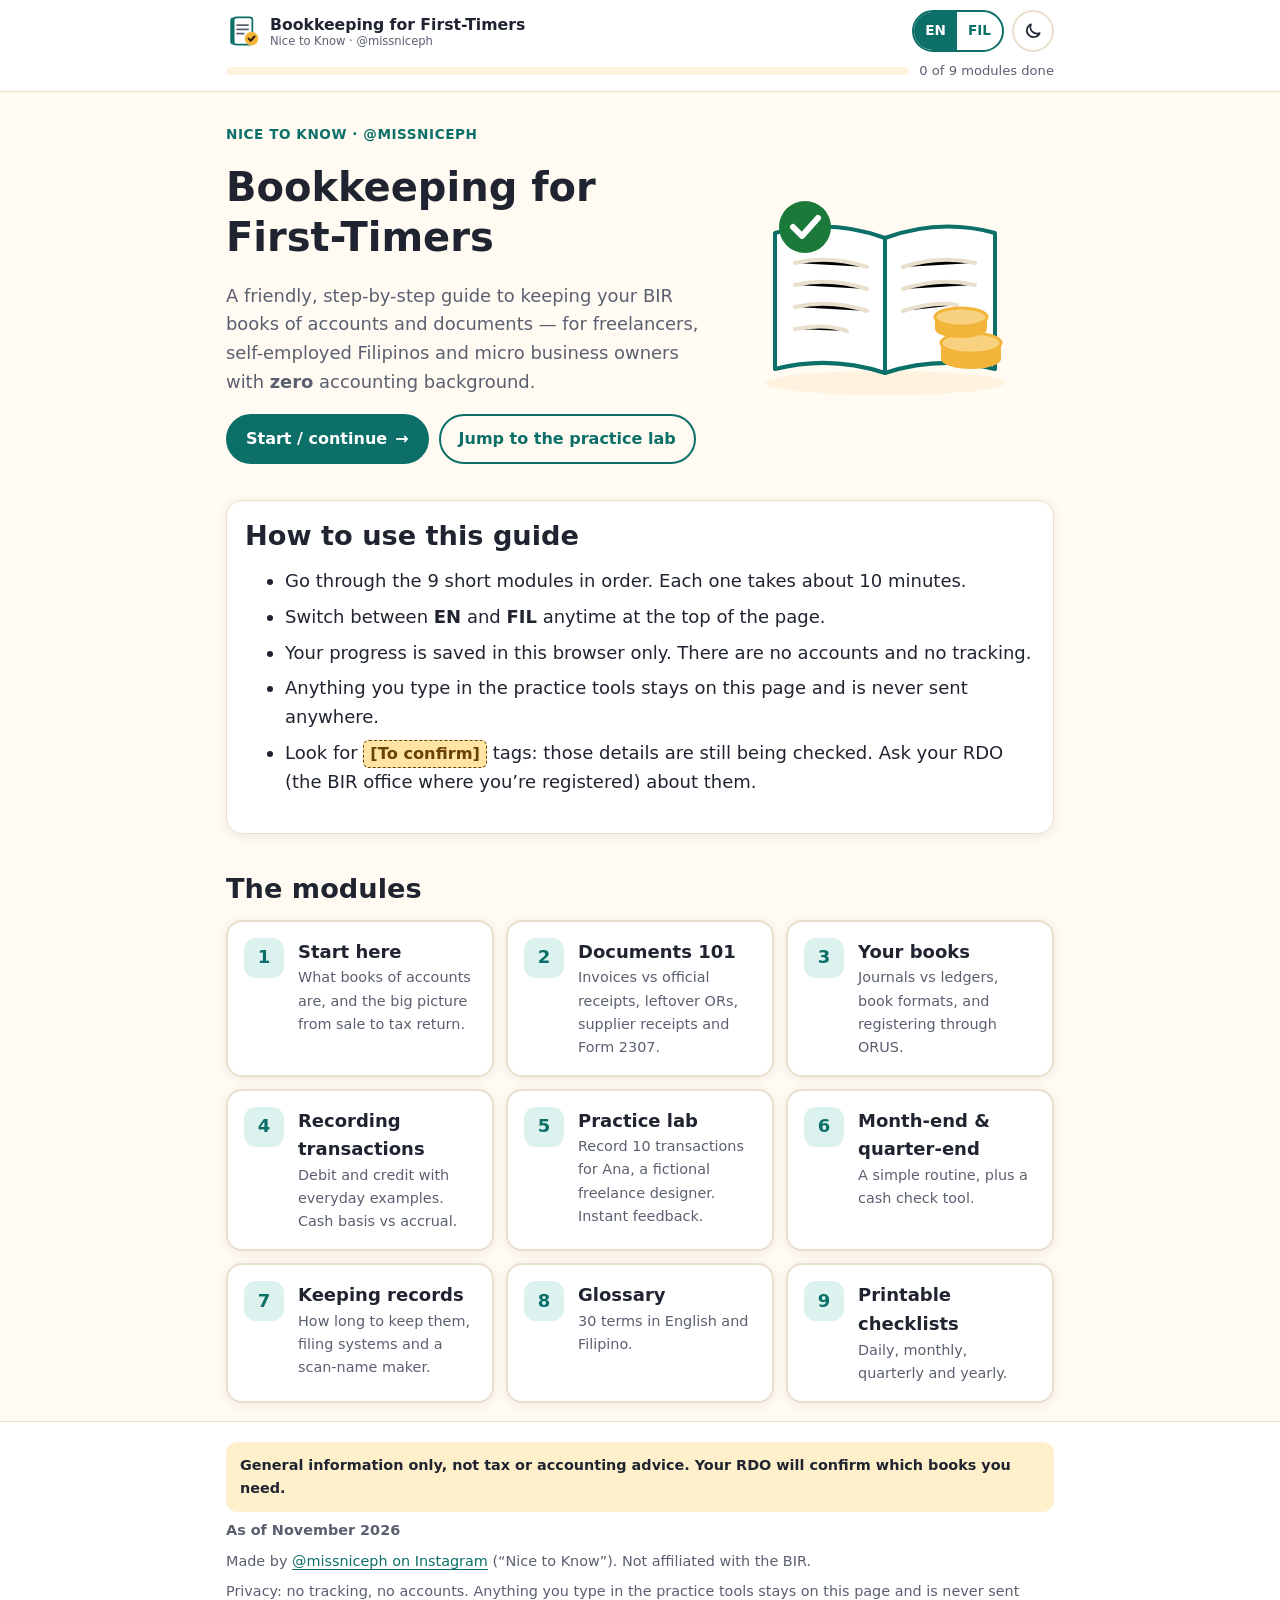
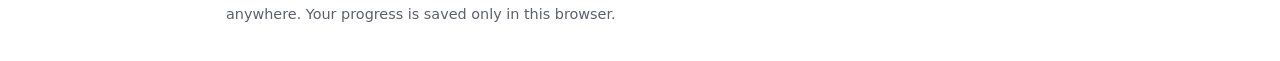
<file: index.html>
<!doctype html>
<html lang="en">
<head>
<meta charset="utf-8">
<meta name="viewport" content="width=device-width, initial-scale=1">
<title>Bookkeeping for First-Timers</title>
<meta name="description" content="A friendly English/Filipino guide to keeping BIR books of accounts for freelancers, self-employed Filipinos and micro business owners. By @missniceph (Nice to Know).">
<link rel="icon" href="favicon.svg" type="image/svg+xml">
<link rel="apple-touch-icon" href="apple-touch-icon.png">
<meta name="theme-color" content="#0d7068">
<meta property="og:type" content="website">
<meta property="og:site_name" content="Bookkeeping for First-Timers">
<meta property="og:title" content="Bookkeeping for First-Timers">
<meta property="og:description" content="A friendly English/Filipino guide to keeping BIR books of accounts for freelancers, self-employed Filipinos and micro business owners. By @missniceph (Nice to Know).">
<meta property="og:url" content="https://missniceph.github.io/bookkeeping-guide/">
<meta property="og:image" content="https://missniceph.github.io/bookkeeping-guide/assets/img/share-card.png">
<meta property="og:image:width" content="1200">
<meta property="og:image:height" content="630">
<meta property="og:image:alt" content="Bookkeeping for First-Timers: a friendly guide to BIR books of accounts, in English and Filipino, by @missniceph">
<meta property="og:locale" content="en_PH">
<meta name="twitter:card" content="summary_large_image">
<link rel="stylesheet" href="assets/css/style.css">
<script src="assets/js/app.js"></script>
</head>
<body>
<main id="main" class="wrap">

  <section class="hero">
    <div>
      <p class="eyebrow">Nice to Know · @missniceph</p>
      <h1>Bookkeeping for First-Timers</h1>
      <p class="lead" lang="en">A friendly, step-by-step guide to keeping your BIR books of accounts and documents — for freelancers, self-employed Filipinos and micro business owners with <strong>zero</strong> accounting background.</p>
      <p class="lead" lang="fil">Isang friendly at step-by-step na gabay sa pag-iingat ng books of accounts at mga dokumento para sa BIR — para sa mga freelancer, self-employed at may maliit na negosyo na <strong>walang</strong> background sa accounting.</p>
      <div class="btn-row">
        <a class="btn" id="continueLink" href="start-here.html"><span lang="en">Start / continue</span><span lang="fil">Simulan / ituloy</span> →</a>
        <a class="btn ghost" href="practice-lab.html"><span lang="en">Jump to the practice lab</span><span lang="fil">Diretso sa practice lab</span></a>
      </div>
    </div>
    <!-- Illustration: open notebook, coins and a check mark (simple shapes only) -->
    <svg viewBox="0 0 300 220" role="img" aria-label="An open notebook with coins and a check mark">
      <ellipse cx="150" cy="200" rx="120" ry="12" fill="var(--surface-2)"/>
      <path d="M40 50 Q95 35 150 55 L150 190 Q95 172 40 186 Z" fill="var(--surface)" stroke="var(--primary)" stroke-width="4" stroke-linejoin="round"/>
      <path d="M260 50 Q205 35 150 55 L150 190 Q205 172 260 186 Z" fill="var(--surface)" stroke="var(--primary)" stroke-width="4" stroke-linejoin="round"/>
      <g stroke="var(--line)" stroke-width="4" stroke-linecap="round">
        <path d="M60 80 Q95 72 132 84"/><path d="M60 102 Q95 94 132 106"/><path d="M60 124 Q95 116 132 128"/><path d="M60 146 Q90 140 112 148"/>
        <path d="M168 84 Q205 72 240 80"/><path d="M168 106 Q205 94 240 102"/><path d="M168 128 Q200 118 222 122"/>
      </g>
      <g>
        <ellipse cx="236" cy="176" rx="30" ry="10" fill="var(--accent)"/>
        <rect x="206" y="160" width="60" height="16" fill="var(--accent)"/>
        <ellipse cx="236" cy="160" rx="30" ry="10" fill="#f8d27e" stroke="var(--accent)" stroke-width="3"/>
        <ellipse cx="226" cy="146" rx="26" ry="9" fill="var(--accent)"/>
        <rect x="200" y="134" width="52" height="12" fill="var(--accent)"/>
        <ellipse cx="226" cy="134" rx="26" ry="9" fill="#f8d27e" stroke="var(--accent)" stroke-width="3"/>
      </g>
      <circle cx="70" cy="44" r="26" fill="var(--good)"/>
      <path d="M58 44 l9 9 16-18" fill="none" stroke="#fff" stroke-width="6" stroke-linecap="round" stroke-linejoin="round"/>
    </svg>
  </section>

  <div class="card">
    <h2 style="margin-top:0"><span lang="en">How to use this guide</span><span lang="fil">Paano gamitin ang gabay na ito</span></h2>
    <ul lang="en">
      <li>Go through the 9 short modules in order. Each one takes about 10 minutes.</li>
      <li>Switch between <strong>EN</strong> and <strong>FIL</strong> anytime at the top of the page.</li>
      <li>Your progress is saved in this browser only. There are no accounts and no tracking.</li>
      <li>Anything you type in the practice tools stays on this page and is never sent anywhere.</li>
      <li>Look for <span class="tbc">[To confirm]</span> tags: those details are still being checked. Ask your RDO (the BIR office where you’re registered) about them.</li>
    </ul>
    <ul lang="fil">
      <li>Basahin ang 9 na maiikling module nang sunod-sunod. Mga 10 minuto lang bawat isa.</li>
      <li>Pwede kang lumipat sa <strong>EN</strong> o <strong>FIL</strong> kahit kailan, sa taas ng page.</li>
      <li>Naka-save ang progress mo sa browser na ito lang. Walang account at walang tracking.</li>
      <li>Lahat ng ita-type mo sa practice tools ay nasa page lang na ito at hindi ipinapadala kahit saan.</li>
      <li>Abangan ang mga <span class="tbc">[To confirm]</span>: kinukumpirma pa ang mga detalyeng iyan. Itanong sa RDO mo (ang BIR office kung saan ka naka-register).</li>
    </ul>
  </div>

  <h2><span lang="en">The modules</span><span lang="fil">Ang mga module</span></h2>
  <ol class="module-list">
    <li><a href="start-here.html" data-module-link="start-here.html"><span class="num">1</span><span><strong lang="en">Start here</strong><strong lang="fil">Simulan dito</strong><span class="d" lang="en">What books of accounts are, and the big picture from sale to tax return.</span><span class="d" lang="fil">Ano ang books of accounts, at ang buong proseso mula benta hanggang tax return.</span></span></a></li>
    <li><a href="documents.html" data-module-link="documents.html"><span class="num">2</span><span><strong lang="en">Documents 101</strong><strong lang="fil">Mga dokumento 101</strong><span class="d" lang="en">Invoices vs official receipts, leftover ORs, supplier receipts and Form 2307.</span><span class="d" lang="fil">Invoice vs official receipt, natirang OR, resibo ng supplier at Form 2307.</span></span></a></li>
    <li><a href="your-books.html" data-module-link="your-books.html"><span class="num">3</span><span><strong lang="en">Your books</strong><strong lang="fil">Ang mga libro mo</strong><span class="d" lang="en">Journals vs ledgers, book formats, and registering through ORUS.</span><span class="d" lang="fil">Journal vs ledger, mga format ng libro, at pag-register sa ORUS.</span></span></a></li>
    <li><a href="recording.html" data-module-link="recording.html"><span class="num">4</span><span><strong lang="en">Recording transactions</strong><strong lang="fil">Pag-record ng mga transaksyon</strong><span class="d" lang="en">Debit and credit with everyday examples. Cash basis vs accrual.</span><span class="d" lang="fil">Debit at credit gamit ang mga pang-araw-araw na halimbawa. Cash basis vs accrual.</span></span></a></li>
    <li><a href="practice-lab.html" data-module-link="practice-lab.html"><span class="num">5</span><span><strong lang="en">Practice lab</strong><strong lang="fil">Practice lab</strong><span class="d" lang="en">Record 10 transactions for Ana, a fictional freelance designer. Instant feedback.</span><span class="d" lang="fil">I-record ang 10 transaksyon ni Ana, isang kunwaring freelance designer. May instant feedback.</span></span></a></li>
    <li><a href="routine.html" data-module-link="routine.html"><span class="num">6</span><span><strong lang="en">Month-end & quarter-end</strong><strong lang="fil">Katapusan ng buwan at quarter</strong><span class="d" lang="en">A simple routine, plus a cash check tool.</span><span class="d" lang="fil">Simpleng routine, kasama ang tool pang-check ng cash.</span></span></a></li>
    <li><a href="keeping-records.html" data-module-link="keeping-records.html"><span class="num">7</span><span><strong lang="en">Keeping records</strong><strong lang="fil">Pagtatago ng records</strong><span class="d" lang="en">How long to keep them, filing systems and a scan-name maker.</span><span class="d" lang="fil">Gaano katagal itatago, paano mag-file, at pangalan ng scan.</span></span></a></li>
    <li><a href="glossary.html" data-module-link="glossary.html"><span class="num">8</span><span><strong lang="en">Glossary</strong><strong lang="fil">Glosaryo</strong><span class="d" lang="en">30 terms in English and Filipino.</span><span class="d" lang="fil">30 termino sa English at Filipino.</span></span></a></li>
    <li><a href="checklists.html" data-module-link="checklists.html"><span class="num">9</span><span><strong lang="en">Printable checklists</strong><strong lang="fil">Mga checklist na pang-print</strong><span class="d" lang="en">Daily, monthly, quarterly and yearly.</span><span class="d" lang="fil">Araw-araw, buwanan, quarterly at taunan.</span></span></a></li>
  </ol>

</main>
</body>
</html>
</file>
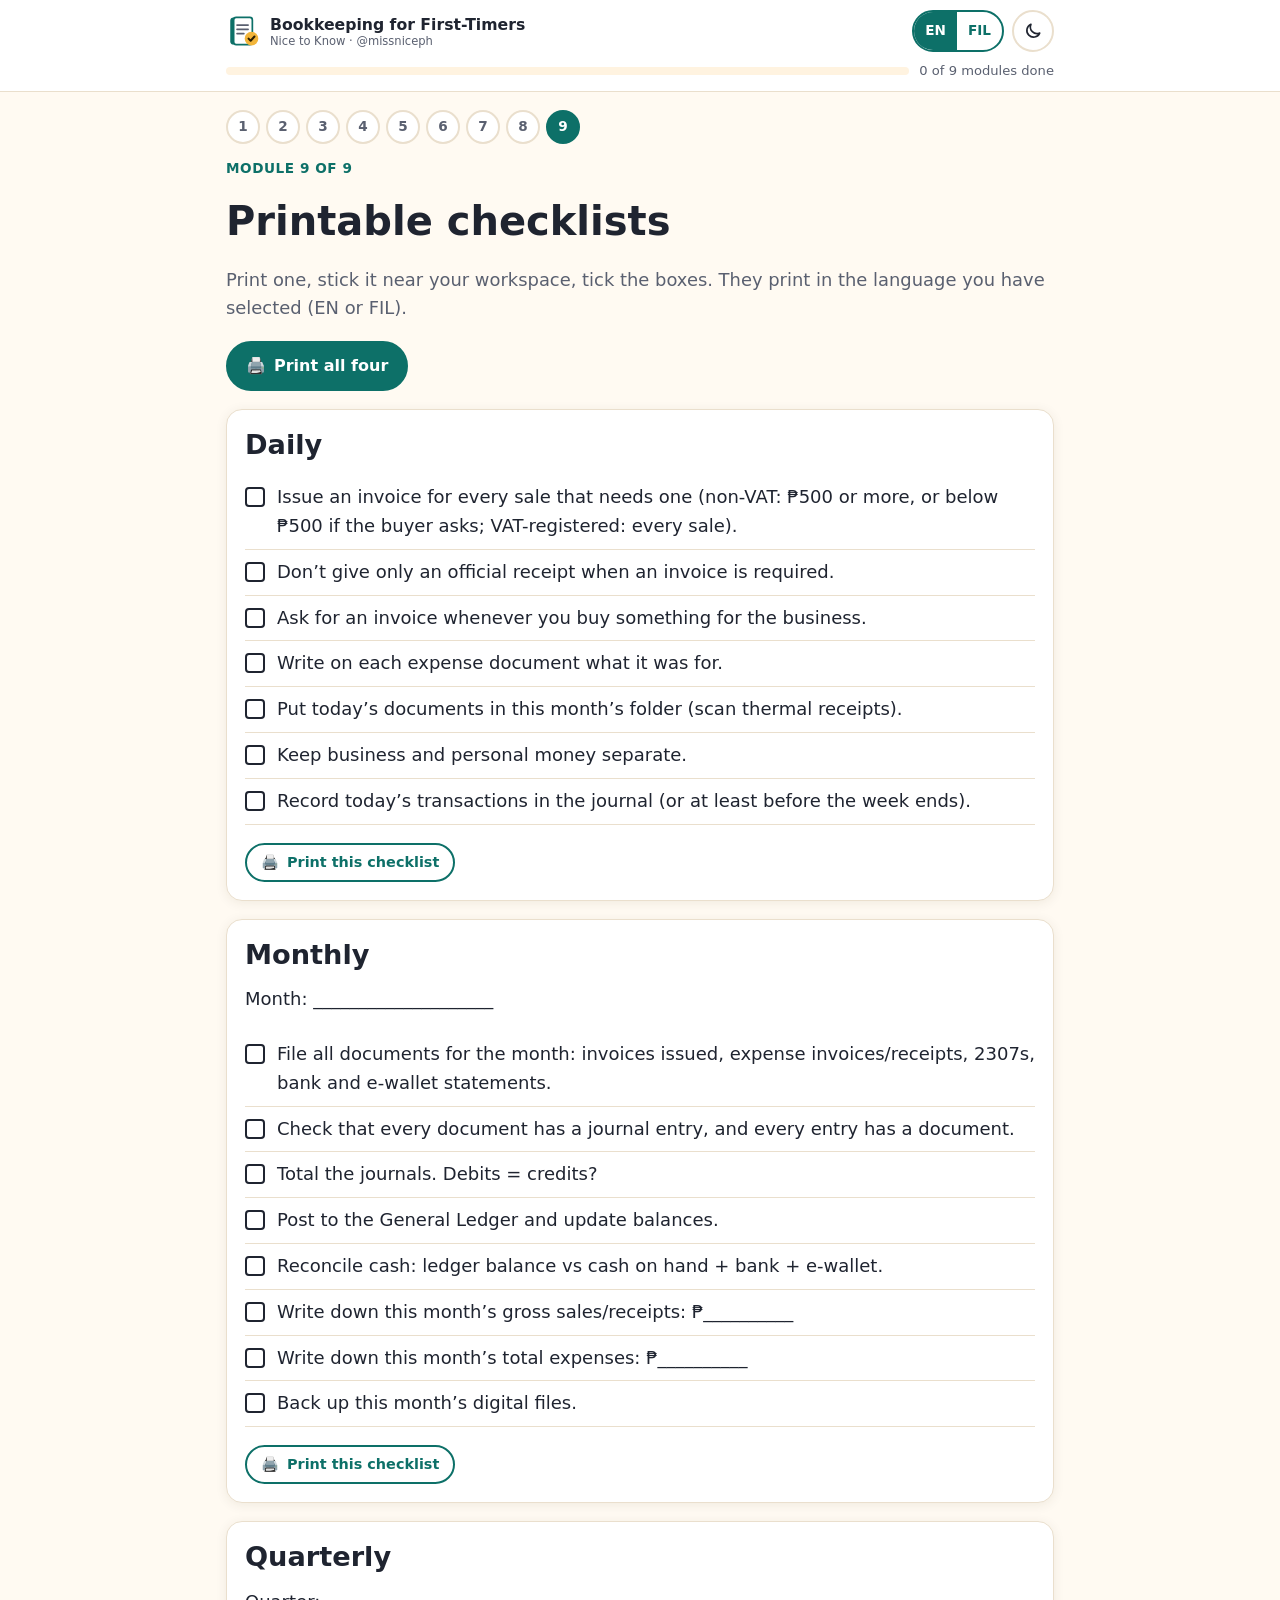
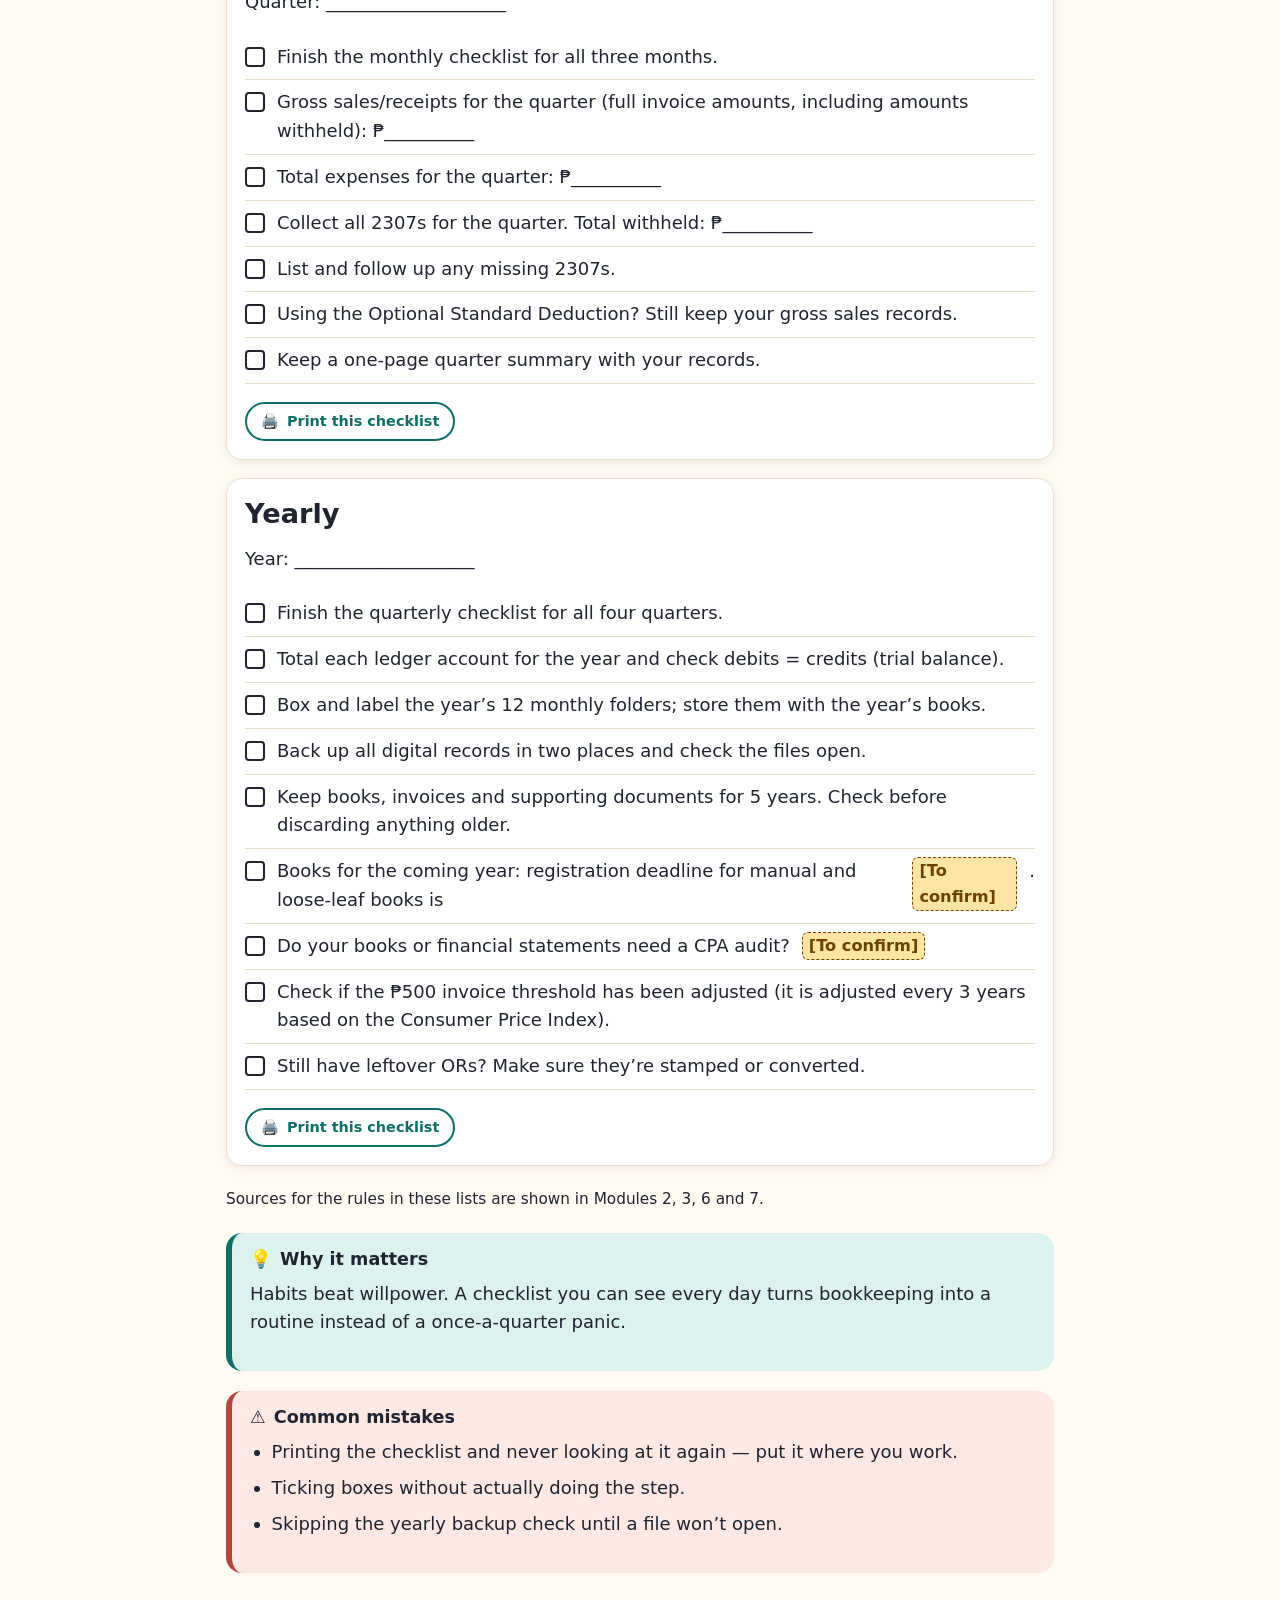
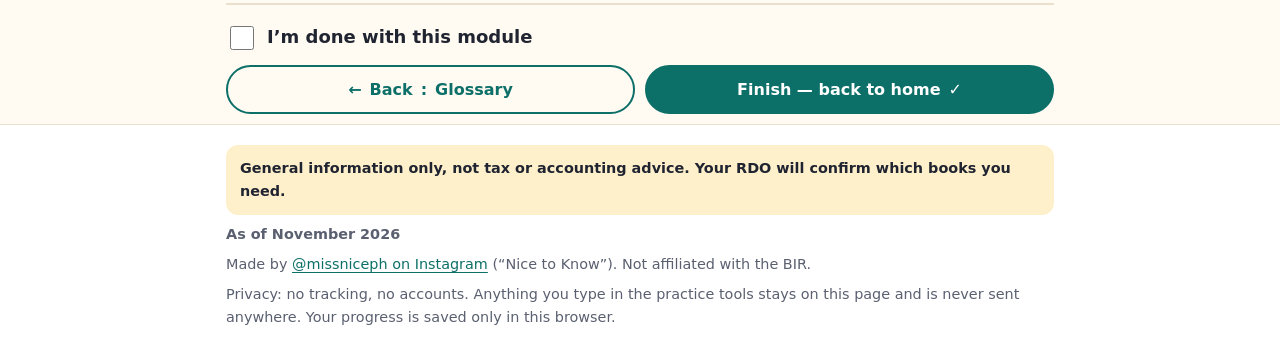
<file: checklists.html>
<!doctype html>
<html lang="en">
<head>
<meta charset="utf-8">
<meta name="viewport" content="width=device-width, initial-scale=1">
<title>Printable checklists · Bookkeeping for First-Timers</title>
<meta name="description" content="Plain, printable daily, monthly, quarterly and yearly bookkeeping checklists in English and Filipino.">
<link rel="icon" href="favicon.svg" type="image/svg+xml">
<link rel="apple-touch-icon" href="apple-touch-icon.png">
<meta name="theme-color" content="#0d7068">
<meta property="og:type" content="website">
<meta property="og:site_name" content="Bookkeeping for First-Timers">
<meta property="og:title" content="Printable checklists · Bookkeeping for First-Timers">
<meta property="og:description" content="Plain, printable daily, monthly, quarterly and yearly bookkeeping checklists in English and Filipino.">
<meta property="og:url" content="https://missniceph.github.io/bookkeeping-guide/checklists.html">
<meta property="og:image" content="https://missniceph.github.io/bookkeeping-guide/assets/img/share-card.png">
<meta property="og:image:width" content="1200">
<meta property="og:image:height" content="630">
<meta property="og:image:alt" content="Bookkeeping for First-Timers: a friendly guide to BIR books of accounts, in English and Filipino, by @missniceph">
<meta property="og:locale" content="en_PH">
<meta name="twitter:card" content="summary_large_image">
<link rel="stylesheet" href="assets/css/style.css">
<script src="assets/js/app.js"></script>
</head>
<body>
<main id="main" class="wrap">

  <h1><span lang="en">Printable checklists</span><span lang="fil">Mga checklist na pang-print</span></h1>
  <p class="lead" lang="en">Print one, stick it near your workspace, tick the boxes. They print in the language you have selected (EN or FIL).</p>
  <p class="lead" lang="fil">I-print, idikit malapit sa pinagtatrabahuhan mo, at i-tsek ang mga kahon. Nagpi-print ito sa wikang napili mo (EN o FIL).</p>
  <div class="btn-row no-print">
    <button type="button" class="btn" data-print="all">🖨️ <span lang="en">Print all four</span><span lang="fil">I-print lahat ng apat</span></button>
  </div>

  <section class="card print-list" id="daily">
    <h2 style="margin-top:0"><span lang="en">Daily</span><span lang="fil">Araw-araw</span></h2>
    <ol lang="en">
      <li>Issue an invoice for every sale that needs one (non-VAT: ₱500 or more, or below ₱500 if the buyer asks; VAT-registered: every sale).</li>
      <li>Don’t give only an official receipt when an invoice is required.</li>
      <li>Ask for an invoice whenever you buy something for the business.</li>
      <li>Write on each expense document what it was for.</li>
      <li>Put today’s documents in this month’s folder (scan thermal receipts).</li>
      <li>Keep business and personal money separate.</li>
      <li>Record today’s transactions in the journal (or at least before the week ends).</li>
    </ol>
    <ol lang="fil">
      <li>Mag-issue ng invoice sa bawat bentang nangangailangan nito (non-VAT: ₱500 pataas, o mas mababa sa ₱500 kung humingi ang buyer; VAT-registered: bawat benta).</li>
      <li>Huwag official receipt lang ang ibigay kapag invoice ang kailangan.</li>
      <li>Humingi ng invoice tuwing may binibili para sa negosyo.</li>
      <li>Isulat sa bawat dokumento ng gastos kung para saan ito.</li>
      <li>Ilagay ang mga dokumento ngayong araw sa folder ng buwan (i-scan ang resibong thermal).</li>
      <li>Paghiwalayin ang pera ng negosyo at personal.</li>
      <li>I-record sa journal ang mga transaksyon ngayong araw (o kahit bago matapos ang linggo).</li>
    </ol>
    <div class="no-print"><button type="button" class="btn ghost small" data-print="daily">🖨️ <span lang="en">Print this checklist</span><span lang="fil">I-print ang checklist na ito</span></button></div>
  </section>

  <section class="card print-list" id="monthly">
    <h2 style="margin-top:0"><span lang="en">Monthly</span><span lang="fil">Buwanan</span></h2>
    <p><span lang="en">Month:</span><span lang="fil">Buwan:</span> ____________________</p>
    <ol lang="en">
      <li>File all documents for the month: invoices issued, expense invoices/receipts, 2307s, bank and e-wallet statements.</li>
      <li>Check that every document has a journal entry, and every entry has a document.</li>
      <li>Total the journals. Debits = credits?</li>
      <li>Post to the General Ledger and update balances.</li>
      <li>Reconcile cash: ledger balance vs cash on hand + bank + e-wallet.</li>
      <li>Write down this month’s gross sales/receipts: ₱__________</li>
      <li>Write down this month’s total expenses: ₱__________</li>
      <li>Back up this month’s digital files.</li>
    </ol>
    <ol lang="fil">
      <li>I-file ang lahat ng dokumento ng buwan: mga invoice na in-issue, invoice/resibo ng gastos, mga 2307, bank at e-wallet statements.</li>
      <li>I-check na may journal entry ang bawat dokumento, at may dokumento ang bawat entry.</li>
      <li>I-total ang mga journal. Pantay ba ang debit at credit?</li>
      <li>I-post sa General Ledger at i-update ang mga balance.</li>
      <li>I-reconcile ang cash: balance sa ledger vs cash na hawak + bangko + e-wallet.</li>
      <li>Isulat ang gross sales/receipts ngayong buwan: ₱__________</li>
      <li>Isulat ang kabuuang gastos ngayong buwan: ₱__________</li>
      <li>I-backup ang mga digital file ng buwan.</li>
    </ol>
    <div class="no-print"><button type="button" class="btn ghost small" data-print="monthly">🖨️ <span lang="en">Print this checklist</span><span lang="fil">I-print ang checklist na ito</span></button></div>
  </section>

  <section class="card print-list" id="quarterly">
    <h2 style="margin-top:0"><span lang="en">Quarterly</span><span lang="fil">Kada quarter</span></h2>
    <p><span lang="en">Quarter:</span><span lang="fil">Quarter:</span> ____________________</p>
    <ol lang="en">
      <li>Finish the monthly checklist for all three months.</li>
      <li>Gross sales/receipts for the quarter (full invoice amounts, including amounts withheld): ₱__________</li>
      <li>Total expenses for the quarter: ₱__________</li>
      <li>Collect all 2307s for the quarter. Total withheld: ₱__________</li>
      <li>List and follow up any missing 2307s.</li>
      <li>Using the Optional Standard Deduction? Still keep your gross sales records.</li>
      <li>Keep a one-page quarter summary with your records.</li>
    </ol>
    <ol lang="fil">
      <li>Tapusin ang buwanang checklist para sa tatlong buwan.</li>
      <li>Gross sales/receipts ng quarter (buong halaga ng invoice, kasama ang kinaltas): ₱__________</li>
      <li>Kabuuang gastos ng quarter: ₱__________</li>
      <li>Tipunin ang lahat ng 2307 ng quarter. Kabuuang kinaltas: ₱__________</li>
      <li>Ilista at i-follow up ang mga kulang na 2307.</li>
      <li>Optional Standard Deduction ba ang gamit mo? Itago pa rin ang records ng gross sales.</li>
      <li>Gumawa ng isang pahinang summary ng quarter at itago sa records.</li>
    </ol>
    <div class="no-print"><button type="button" class="btn ghost small" data-print="quarterly">🖨️ <span lang="en">Print this checklist</span><span lang="fil">I-print ang checklist na ito</span></button></div>
  </section>

  <section class="card print-list" id="yearly">
    <h2 style="margin-top:0"><span lang="en">Yearly</span><span lang="fil">Taunan</span></h2>
    <p><span lang="en">Year:</span><span lang="fil">Taon:</span> ____________________</p>
    <ol lang="en">
      <li>Finish the quarterly checklist for all four quarters.</li>
      <li>Total each ledger account for the year and check debits = credits (trial balance).</li>
      <li>Box and label the year’s 12 monthly folders; store them with the year’s books.</li>
      <li>Back up all digital records in two places and check the files open.</li>
      <li>Keep books, invoices and supporting documents for 5 years. Check before discarding anything older.</li>
      <li>Books for the coming year: registration deadline for manual and loose-leaf books is <span class="tbc">[To confirm]</span>.</li>
      <li>Do your books or financial statements need a CPA audit? <span class="tbc">[To confirm]</span></li>
      <li>Check if the ₱500 invoice threshold has been adjusted (it is adjusted every 3 years based on the Consumer Price Index).</li>
      <li>Still have leftover ORs? Make sure they’re stamped or converted.</li>
    </ol>
    <ol lang="fil">
      <li>Tapusin ang quarterly checklist para sa apat na quarter.</li>
      <li>I-total ang bawat ledger account para sa taon at i-check kung pantay ang debit at credit (trial balance).</li>
      <li>Ilagay sa kahon at lagyan ng label ang 12 buwanang folder; itabi kasama ng libro ng taon.</li>
      <li>I-backup ang lahat ng digital records sa dalawang lugar at i-check kung nabubuksan.</li>
      <li>Itago ang libro, invoice at supporting documents nang 5 taon. I-check muna bago itapon ang mas luma.</li>
      <li>Libro para sa susunod na taon: ang deadline ng registration para sa manual at loose-leaf ay <span class="tbc">[To confirm]</span>.</li>
      <li>Kailangan bang i-audit ng CPA ang libro o financial statements mo? <span class="tbc">[To confirm]</span></li>
      <li>I-check kung na-adjust na ang ₱500 na invoice threshold (ina-adjust ito kada 3 taon base sa Consumer Price Index).</li>
      <li>May natira pang OR? Siguraduhing natatakan o na-convert na.</li>
    </ol>
    <div class="no-print"><button type="button" class="btn ghost small" data-print="yearly">🖨️ <span lang="en">Print this checklist</span><span lang="fil">I-print ang checklist na ito</span></button></div>
  </section>

  <p><small lang="en">Sources for the rules in these lists are shown in Modules 2, 3, 6 and 7.</small><small lang="fil">Nasa Module 2, 3, 6 at 7 ang batayan ng mga patakaran sa listahang ito.</small></p>

  <section class="box why no-print">
    <h2>💡 <span lang="en">Why it matters</span><span lang="fil">Bakit ito mahalaga?</span></h2>
    <p lang="en">Habits beat willpower. A checklist you can see every day turns bookkeeping into a routine instead of a once-a-quarter panic.</p>
    <p lang="fil">Mas maaasahan ang habit kaysa sa sipag. Kapag nakikita mo araw-araw ang checklist, nagiging routine ang bookkeeping imbes na pagkataranta tuwing quarter.</p>
  </section>
  <section class="box mistakes no-print">
    <h2>⚠️ <span lang="en">Common mistakes</span><span lang="fil">Mga karaniwang pagkakamali</span></h2>
    <ul lang="en"><li>Printing the checklist and never looking at it again — put it where you work.</li><li>Ticking boxes without actually doing the step.</li><li>Skipping the yearly backup check until a file won’t open.</li></ul>
    <ul lang="fil"><li>Ipina-print ang checklist pero hindi na tinitingnan — idikit kung saan ka nagtatrabaho.</li><li>Nagti-tsek nang hindi talaga ginagawa ang hakbang.</li><li>Nilalaktawan ang taunang pag-check ng backup hanggang may file na hindi na mabuksan.</li></ul>
  </section>

</main>
<script>
/* Print one checklist, or all */
(function () {
  document.querySelectorAll('[data-print]').forEach(function (btn) {
    btn.addEventListener('click', function () {
      var which = btn.getAttribute('data-print');
      document.querySelectorAll('.print-list').forEach(function (s) { s.classList.toggle('printing', s.id === which); });
      document.body.classList.toggle('print-one', which !== 'all');
      window.print();
    });
  });
  window.addEventListener('afterprint', function () { document.body.classList.remove('print-one'); });
})();
</script>
</body>
</html>
</file>
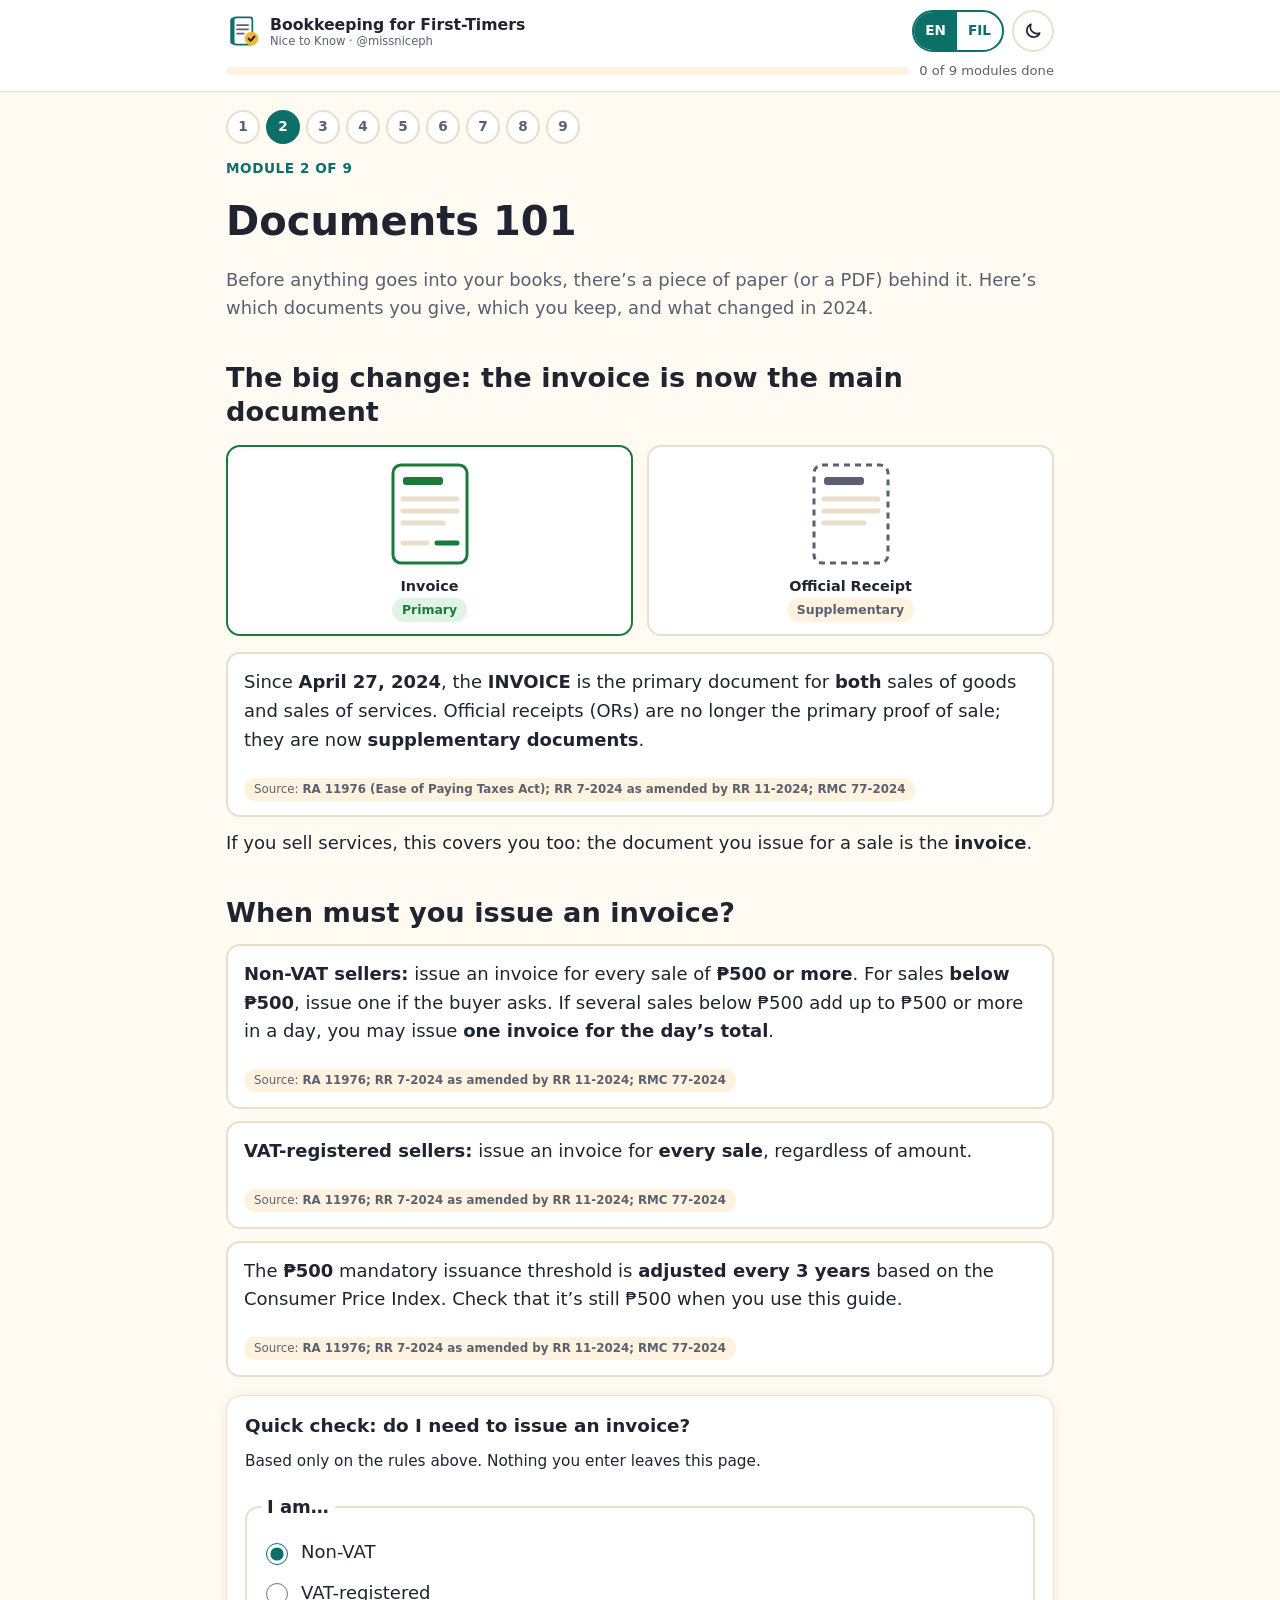
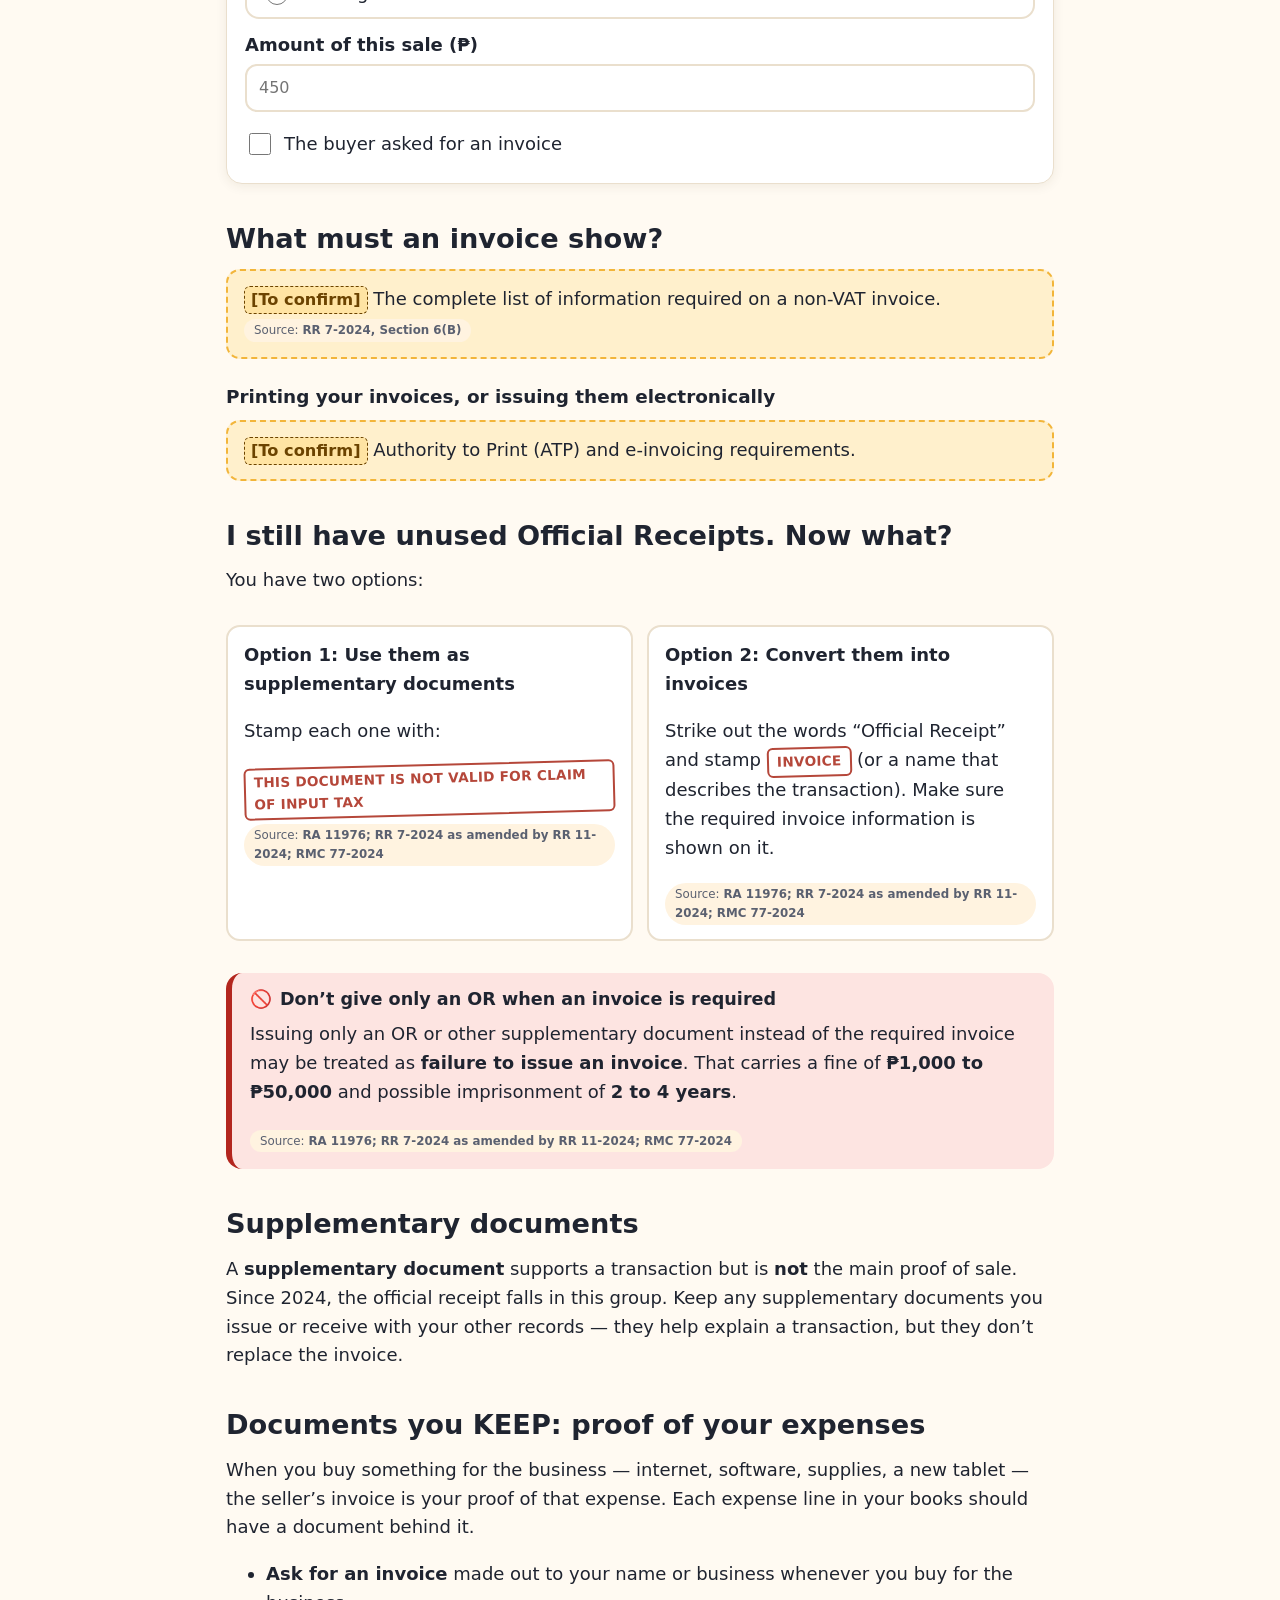
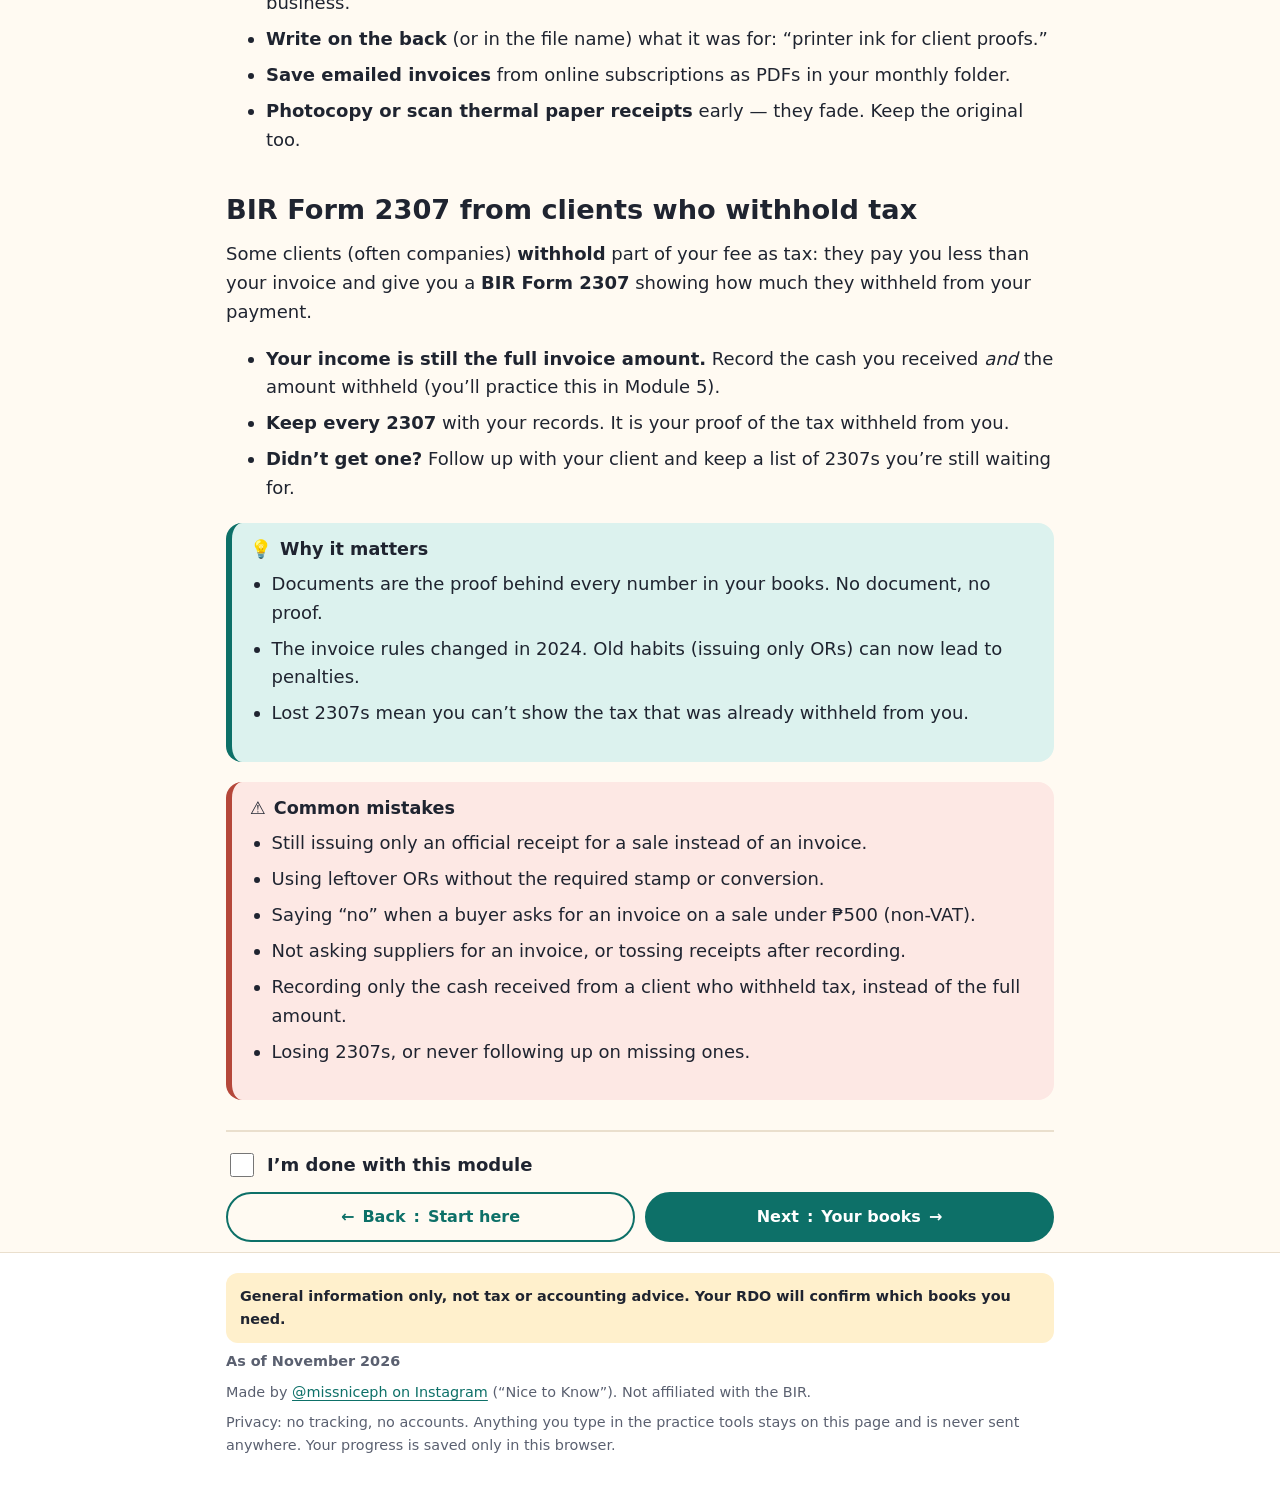
<file: documents.html>
<!doctype html>
<html lang="en">
<head>
<meta charset="utf-8">
<meta name="viewport" content="width=device-width, initial-scale=1">
<title>Documents 101 · Bookkeeping for First-Timers</title>
<meta name="description" content="Invoices vs official receipts after the Ease of Paying Taxes Act, leftover ORs, supplier receipts and BIR Form 2307.">
<link rel="icon" href="favicon.svg" type="image/svg+xml">
<link rel="apple-touch-icon" href="apple-touch-icon.png">
<meta name="theme-color" content="#0d7068">
<meta property="og:type" content="website">
<meta property="og:site_name" content="Bookkeeping for First-Timers">
<meta property="og:title" content="Documents 101 · Bookkeeping for First-Timers">
<meta property="og:description" content="Invoices vs official receipts after the Ease of Paying Taxes Act, leftover ORs, supplier receipts and BIR Form 2307.">
<meta property="og:url" content="https://missniceph.github.io/bookkeeping-guide/documents.html">
<meta property="og:image" content="https://missniceph.github.io/bookkeeping-guide/assets/img/share-card.png">
<meta property="og:image:width" content="1200">
<meta property="og:image:height" content="630">
<meta property="og:image:alt" content="Bookkeeping for First-Timers: a friendly guide to BIR books of accounts, in English and Filipino, by @missniceph">
<meta property="og:locale" content="en_PH">
<meta name="twitter:card" content="summary_large_image">
<link rel="stylesheet" href="assets/css/style.css">
<script src="assets/js/app.js"></script>
</head>
<body>
<main id="main" class="wrap">

  <h1><span lang="en">Documents 101</span><span lang="fil">Mga dokumento 101</span></h1>
  <p class="lead" lang="en">Before anything goes into your books, there’s a piece of paper (or a PDF) behind it. Here’s which documents you give, which you keep, and what changed in 2024.</p>
  <p class="lead" lang="fil">Bago may maisulat sa libro mo, may papel (o PDF) muna sa likod nito. Alamin kung aling dokumento ang ibinibigay mo, alin ang itinatago mo, at ano ang nagbago noong 2024.</p>

  <h2><span lang="en">The big change: the invoice is now the main document</span><span lang="fil">Ang malaking pagbabago: invoice na ang pangunahing dokumento</span></h2>
  <div class="docs-pair" aria-hidden="true">
    <div class="doc-fig primary">
      <svg viewBox="0 0 90 110"><rect x="8" y="6" width="74" height="98" rx="8" fill="var(--surface)" stroke="var(--good)" stroke-width="3"/><rect x="18" y="18" width="40" height="8" rx="3" fill="var(--good)"/><path d="M18 40h54M18 52h54M18 64h40M18 84h24" stroke="var(--line)" stroke-width="5" stroke-linecap="round"/><path d="M52 84h20" stroke="var(--good)" stroke-width="5" stroke-linecap="round"/></svg>
      <strong>Invoice</strong><br><span class="pill good"><span lang="en">Primary</span><span lang="fil">Pangunahin</span></span>
    </div>
    <div class="doc-fig">
      <svg viewBox="0 0 90 110"><rect x="8" y="6" width="74" height="98" rx="8" fill="var(--surface)" stroke="var(--muted)" stroke-width="3" stroke-dasharray="6 5"/><rect x="18" y="18" width="40" height="8" rx="3" fill="var(--muted)"/><path d="M18 40h54M18 52h54M18 64h40" stroke="var(--line)" stroke-width="5" stroke-linecap="round"/></svg>
      <strong>Official Receipt</strong><br><span class="pill muted"><span lang="en">Supplementary</span><span lang="fil">Pansuporta lang</span></span>
    </div>
  </div>
  <div class="rule">
    <p lang="en">Since <strong>April 27, 2024</strong>, the <strong>INVOICE</strong> is the primary document for <strong>both</strong> sales of goods and sales of services. Official receipts (ORs) are no longer the primary proof of sale; they are now <strong>supplementary documents</strong>.</p>
    <p lang="fil">Simula <strong>Abril 27, 2024</strong>, ang <strong>INVOICE</strong> na ang pangunahing dokumento para sa <strong>parehong</strong> benta ng produkto at benta ng serbisyo. Hindi na ang official receipt (OR) ang pangunahing patunay ng benta; <strong>supplementary document</strong> (pansuportang dokumento) na lang ito.</p>
    <span class="src">RA 11976 (Ease of Paying Taxes Act); RR 7-2024 as amended by RR 11-2024; RMC 77-2024</span>
  </div>
  <p lang="en">If you sell services, this covers you too: the document you issue for a sale is the <strong>invoice</strong>.</p>
  <p lang="fil">Kung serbisyo ang ibinebenta mo, sakop ka rin nito: <strong>invoice</strong> ang ibibigay mo para sa benta.</p>

  <h2><span lang="en">When must you issue an invoice?</span><span lang="fil">Kailan ka dapat mag-issue ng invoice?</span></h2>
  <div class="rule">
    <p lang="en"><strong>Non-VAT sellers:</strong> issue an invoice for every sale of <strong>₱500 or more</strong>. For sales <strong>below ₱500</strong>, issue one if the buyer asks. If several sales below ₱500 add up to ₱500 or more in a day, you may issue <strong>one invoice for the day’s total</strong>.</p>
    <p lang="fil"><strong>Non-VAT seller:</strong> mag-issue ng invoice sa bawat benta na <strong>₱500 pataas</strong>. Para sa benta na <strong>mas mababa sa ₱500</strong>, mag-issue kung humingi ang buyer. Kung ang ilang maliliit na benta (tig-mas mababa sa ₱500) ay umabot ng ₱500 o higit pa sa isang araw, pwede kang mag-issue ng <strong>isang invoice para sa kabuuan ng araw</strong>.</p>
    <span class="src">RA 11976; RR 7-2024 as amended by RR 11-2024; RMC 77-2024</span>
  </div>
  <div class="rule">
    <p lang="en"><strong>VAT-registered sellers:</strong> issue an invoice for <strong>every sale</strong>, regardless of amount.</p>
    <p lang="fil"><strong>VAT-registered seller:</strong> mag-issue ng invoice sa <strong>bawat benta</strong>, kahit magkano.</p>
    <span class="src">RA 11976; RR 7-2024 as amended by RR 11-2024; RMC 77-2024</span>
  </div>
  <div class="rule">
    <p lang="en">The <strong>₱500</strong> mandatory issuance threshold is <strong>adjusted every 3 years</strong> based on the Consumer Price Index. Check that it’s still ₱500 when you use this guide.</p>
    <p lang="fil">Ang <strong>₱500</strong> na threshold ay <strong>ina-adjust kada 3 taon</strong> base sa Consumer Price Index. I-check kung ₱500 pa rin ito kapag ginamit mo ang gabay na ito.</p>
    <span class="src">RA 11976; RR 7-2024 as amended by RR 11-2024; RMC 77-2024</span>
  </div>

  <div class="card no-print" id="invoiceCheck">
    <h3 style="margin-top:0"><span lang="en">Quick check: do I need to issue an invoice?</span><span lang="fil">Quick check: kailangan ko bang mag-issue ng invoice?</span></h3>
    <p><small lang="en">Based only on the rules above. Nothing you enter leaves this page.</small><small lang="fil">Base lang sa mga patakaran sa itaas. Hindi lumalabas sa page na ito ang ilalagay mo.</small></p>
    <fieldset>
      <legend><span lang="en">I am…</span><span lang="fil">Ako ay…</span></legend>
      <label class="choice"><input type="radio" name="vat" value="non" checked> <span lang="en">Non-VAT</span><span lang="fil">Non-VAT</span></label>
      <label class="choice"><input type="radio" name="vat" value="vat"> <span lang="en">VAT-registered</span><span lang="fil">VAT-registered</span></label>
    </fieldset>
    <div class="field">
      <label for="saleAmt"><span lang="en">Amount of this sale (₱)</span><span lang="fil">Halaga ng bentang ito (₱)</span></label>
      <input type="text" inputmode="decimal" id="saleAmt" autocomplete="off" placeholder="450">
    </div>
    <label class="choice"><input type="checkbox" id="buyerAsked"> <span lang="en">The buyer asked for an invoice</span><span lang="fil">Humingi ng invoice ang buyer</span></label>
    <div class="result" id="invResult" aria-live="polite"></div>
  </div>

  <h2><span lang="en">What must an invoice show?</span><span lang="fil">Ano ang dapat nakalagay sa invoice?</span></h2>
  <div class="tbc-block">
    <p><span class="tbc">[To confirm]</span> <span lang="en">The complete list of information required on a non-VAT invoice.</span><span lang="fil">Ang kumpletong listahan ng impormasyong kailangan sa non-VAT invoice.</span> <span class="src">RR 7-2024, Section 6(B)</span></p>
  </div>
  <h3><span lang="en">Printing your invoices, or issuing them electronically</span><span lang="fil">Pagpapa-print ng invoice, o pag-issue nang electronic</span></h3>
  <div class="tbc-block">
    <p><span class="tbc">[To confirm]</span> <span lang="en">Authority to Print (ATP) and e-invoicing requirements.</span><span lang="fil">Mga requirement sa Authority to Print (ATP) at e-invoicing.</span></p>
  </div>

  <h2><span lang="en">I still have unused Official Receipts. Now what?</span><span lang="fil">May natira pa akong Official Receipt. Ano na?</span></h2>
  <p lang="en">You have two options:</p>
  <p lang="fil">Dalawa ang pagpipilian mo:</p>
  <div class="two-col">
    <div class="rule">
      <p><strong lang="en">Option 1: Use them as supplementary documents</strong><strong lang="fil">Option 1: Gamitin bilang supplementary document</strong></p>
      <p lang="en">Stamp each one with:</p><p lang="fil">Tatakan ang bawat isa ng:</p>
      <p><span class="stamp">THIS DOCUMENT IS NOT VALID FOR CLAIM OF INPUT TAX</span></p>
      <span class="src">RA 11976; RR 7-2024 as amended by RR 11-2024; RMC 77-2024</span>
    </div>
    <div class="rule">
      <p><strong lang="en">Option 2: Convert them into invoices</strong><strong lang="fil">Option 2: Gawing invoice</strong></p>
      <p lang="en">Strike out the words “Official Receipt” and stamp <span class="stamp">INVOICE</span> (or a name that describes the transaction). Make sure the required invoice information is shown on it.</p>
      <p lang="fil">Guhitan (i-strike out) ang salitang “Official Receipt” at tatakan ng <span class="stamp">INVOICE</span> (o pangalang naglalarawan sa transaksyon). Siguraduhing nakalagay ang lahat ng impormasyong kailangan sa invoice.</p>
      <span class="src">RA 11976; RR 7-2024 as amended by RR 11-2024; RMC 77-2024</span>
    </div>
  </div>
  <div class="box warn">
    <h3>🚫 <span lang="en">Don’t give only an OR when an invoice is required</span><span lang="fil">Huwag OR lang ang ibigay kapag invoice ang kailangan</span></h3>
    <p lang="en">Issuing only an OR or other supplementary document instead of the required invoice may be treated as <strong>failure to issue an invoice</strong>. That carries a fine of <strong>₱1,000 to ₱50,000</strong> and possible imprisonment of <strong>2 to 4 years</strong>.</p>
    <p lang="fil">Kapag OR o ibang supplementary document lang ang ibinigay mo imbes na ang kailangang invoice, pwede itong ituring na <strong>hindi pag-issue ng invoice</strong>. Ang parusa: multang <strong>₱1,000 hanggang ₱50,000</strong> at posibleng pagkakakulong nang <strong>2 hanggang 4 na taon</strong>.</p>
    <span class="src">RA 11976; RR 7-2024 as amended by RR 11-2024; RMC 77-2024</span>
  </div>

  <h2><span lang="en">Supplementary documents</span><span lang="fil">Mga supplementary document</span></h2>
  <p lang="en">A <strong>supplementary document</strong> supports a transaction but is <strong>not</strong> the main proof of sale. Since 2024, the official receipt falls in this group. Keep any supplementary documents you issue or receive with your other records — they help explain a transaction, but they don’t replace the invoice.</p>
  <p lang="fil">Ang <strong>supplementary document</strong> ay sumusuporta sa isang transaksyon pero <strong>hindi</strong> ito ang pangunahing patunay ng benta. Simula 2024, kabilang na rito ang official receipt. Itago ang mga supplementary document na ibinibigay o natatanggap mo kasama ng ibang records — nakakatulong ang mga ito sa pagpapaliwanag ng transaksyon, pero hindi nito pinapalitan ang invoice.</p>

  <h2><span lang="en">Documents you KEEP: proof of your expenses</span><span lang="fil">Mga dokumentong ITINATAGO mo: patunay ng gastos</span></h2>
  <p lang="en">When you buy something for the business — internet, software, supplies, a new tablet — the seller’s invoice is your proof of that expense. Each expense line in your books should have a document behind it.</p>
  <p lang="fil">Kapag may binili ka para sa negosyo — internet, software, supplies, bagong tablet — ang invoice ng seller ang patunay mo ng gastos na iyon. Dapat may dokumento sa likod ng bawat gastos sa libro mo.</p>
  <ul lang="en">
    <li><strong>Ask for an invoice</strong> made out to your name or business whenever you buy for the business.</li>
    <li><strong>Write on the back</strong> (or in the file name) what it was for: “printer ink for client proofs.”</li>
    <li><strong>Save emailed invoices</strong> from online subscriptions as PDFs in your monthly folder.</li>
    <li><strong>Photocopy or scan thermal paper receipts</strong> early — they fade. Keep the original too.</li>
  </ul>
  <ul lang="fil">
    <li><strong>Humingi ng invoice</strong> na naka-pangalan sa iyo o sa negosyo mo tuwing bibili para sa negosyo.</li>
    <li><strong>Isulat sa likod</strong> (o sa file name) kung para saan: “printer ink para sa client proofs.”</li>
    <li><strong>I-save bilang PDF</strong> ang mga invoice na in-email ng online subscriptions, sa folder ng buwan.</li>
    <li><strong>I-photocopy o i-scan agad ang resibong thermal paper</strong> — kumukupas ang mga ito. Itago rin ang original.</li>
  </ul>

  <h2><span lang="en">BIR Form 2307 from clients who withhold tax</span><span lang="fil">BIR Form 2307 mula sa mga kliyenteng nagkakaltas ng buwis</span></h2>
  <p lang="en">Some clients (often companies) <strong>withhold</strong> part of your fee as tax: they pay you less than your invoice and give you a <strong>BIR Form 2307</strong> showing how much they withheld from your payment.</p>
  <p lang="fil">May mga kliyente (kadalasan mga kumpanya) na <strong>nagkakaltas</strong> ng bahagi ng bayad mo bilang buwis: mas mababa ang ibinabayad nila kaysa sa invoice mo, at binibigyan ka nila ng <strong>BIR Form 2307</strong> na nagpapakita kung magkano ang kinaltas sa bayad mo.</p>
  <ul lang="en">
    <li><strong>Your income is still the full invoice amount.</strong> Record the cash you received <em>and</em> the amount withheld (you’ll practice this in Module 5).</li>
    <li><strong>Keep every 2307</strong> with your records. It is your proof of the tax withheld from you.</li>
    <li><strong>Didn’t get one?</strong> Follow up with your client and keep a list of 2307s you’re still waiting for.</li>
  </ul>
  <ul lang="fil">
    <li><strong>Ang kita mo ay ang buong halaga pa rin ng invoice.</strong> I-record ang cash na natanggap mo <em>at</em> ang halagang kinaltas (pa-practice-in natin ito sa Module 5).</li>
    <li><strong>Itago ang bawat 2307</strong> kasama ng records mo. Ito ang patunay ng buwis na kinaltas sa iyo.</li>
    <li><strong>Wala kang natanggap?</strong> I-follow up sa client mo at maglista ng mga 2307 na hinihintay mo pa.</li>
  </ul>

  <section class="box why">
    <h2>💡 <span lang="en">Why it matters</span><span lang="fil">Bakit ito mahalaga?</span></h2>
    <ul lang="en">
      <li>Documents are the proof behind every number in your books. No document, no proof.</li>
      <li>The invoice rules changed in 2024. Old habits (issuing only ORs) can now lead to penalties.</li>
      <li>Lost 2307s mean you can’t show the tax that was already withheld from you.</li>
    </ul>
    <ul lang="fil">
      <li>Ang mga dokumento ang patunay sa likod ng bawat numero sa libro mo. Walang dokumento, walang patunay.</li>
      <li>Nagbago ang patakaran sa invoice noong 2024. Ang lumang nakasanayan (OR lang ang ibinibigay) ay pwede nang magdulot ng multa.</li>
      <li>Kapag nawala ang 2307, hindi mo maipapakita ang buwis na nakaltas na sa iyo.</li>
    </ul>
  </section>
  <section class="box mistakes">
    <h2>⚠️ <span lang="en">Common mistakes</span><span lang="fil">Mga karaniwang pagkakamali</span></h2>
    <ul lang="en">
      <li>Still issuing only an official receipt for a sale instead of an invoice.</li>
      <li>Using leftover ORs without the required stamp or conversion.</li>
      <li>Saying “no” when a buyer asks for an invoice on a sale under ₱500 (non-VAT).</li>
      <li>Not asking suppliers for an invoice, or tossing receipts after recording.</li>
      <li>Recording only the cash received from a client who withheld tax, instead of the full amount.</li>
      <li>Losing 2307s, or never following up on missing ones.</li>
    </ul>
    <ul lang="fil">
      <li>Official receipt pa rin ang ibinibigay sa benta imbes na invoice.</li>
      <li>Paggamit ng natirang OR nang walang tamang tatak o conversion.</li>
      <li>Pagtanggi kapag humingi ng invoice ang buyer sa benta na mas mababa sa ₱500 (non-VAT).</li>
      <li>Hindi humihingi ng invoice sa supplier, o tinatapon ang resibo pagkatapos i-record.</li>
      <li>Ang cash lang na natanggap ang nire-record mula sa kliyenteng nagkaltas ng buwis, imbes na buong halaga.</li>
      <li>Nawawalang 2307, o hindi na-follow up ang mga kulang.</li>
    </ul>
  </section>

</main>
<script>
/* Invoice quick check — uses only the rules shown on this page */
(function () {
  var box = document.getElementById('invoiceCheck');
  if (!box) return;
  var out = document.getElementById('invResult');
  function b(en, fil) { return '<span lang="en">' + en + '</span><span lang="fil">' + fil + '</span>'; }
  function run() {
    var vat = box.querySelector('input[name="vat"]:checked').value;
    var raw = document.getElementById('saleAmt').value.replace(/[₱,\s]/g, '');
    var amt = parseFloat(raw);
    var asked = document.getElementById('buyerAsked').checked;
    if (!raw || !isFinite(amt) || amt <= 0) { out.className = 'result'; out.innerHTML = ''; return; }
    var yes, msg;
    if (vat === 'vat') { yes = true; msg = b('VAT-registered sellers issue an invoice for every sale, regardless of amount.', 'Ang VAT-registered ay nag-iissue ng invoice sa bawat benta, kahit magkano.'); }
    else if (amt >= 500) { yes = true; msg = b('Non-VAT: sales of ₱500 or more need an invoice.', 'Non-VAT: kailangan ng invoice ang benta na ₱500 pataas.'); }
    else if (asked) { yes = true; msg = b('Below ₱500, but the buyer asked — so issue one.', 'Mas mababa sa ₱500, pero humingi ang buyer — kaya mag-issue ka.'); }
    else { yes = false; msg = b('Below ₱500 and the buyer didn’t ask, so it’s not required for this sale alone. But if your small sales today add up to ₱500 or more, you may issue one invoice for the day’s total.', 'Mas mababa sa ₱500 at hindi humingi ang buyer, kaya hindi required para sa bentang ito lang. Pero kung ang maliliit mong benta ngayong araw ay umabot ng ₱500 o higit pa, pwede kang mag-issue ng isang invoice para sa kabuuan ng araw.'); }
    out.className = 'result ' + (yes ? 'good' : 'info');
    out.innerHTML = '<strong>' + (yes ? b('Yes, issue an invoice.', 'Oo, mag-issue ng invoice.') : b('Not required for this sale alone.', 'Hindi required para sa bentang ito lang.')) + '</strong> ' + msg;
  }
  box.addEventListener('input', run);
  box.addEventListener('change', run);
})();
</script>
</body>
</html>
</file>
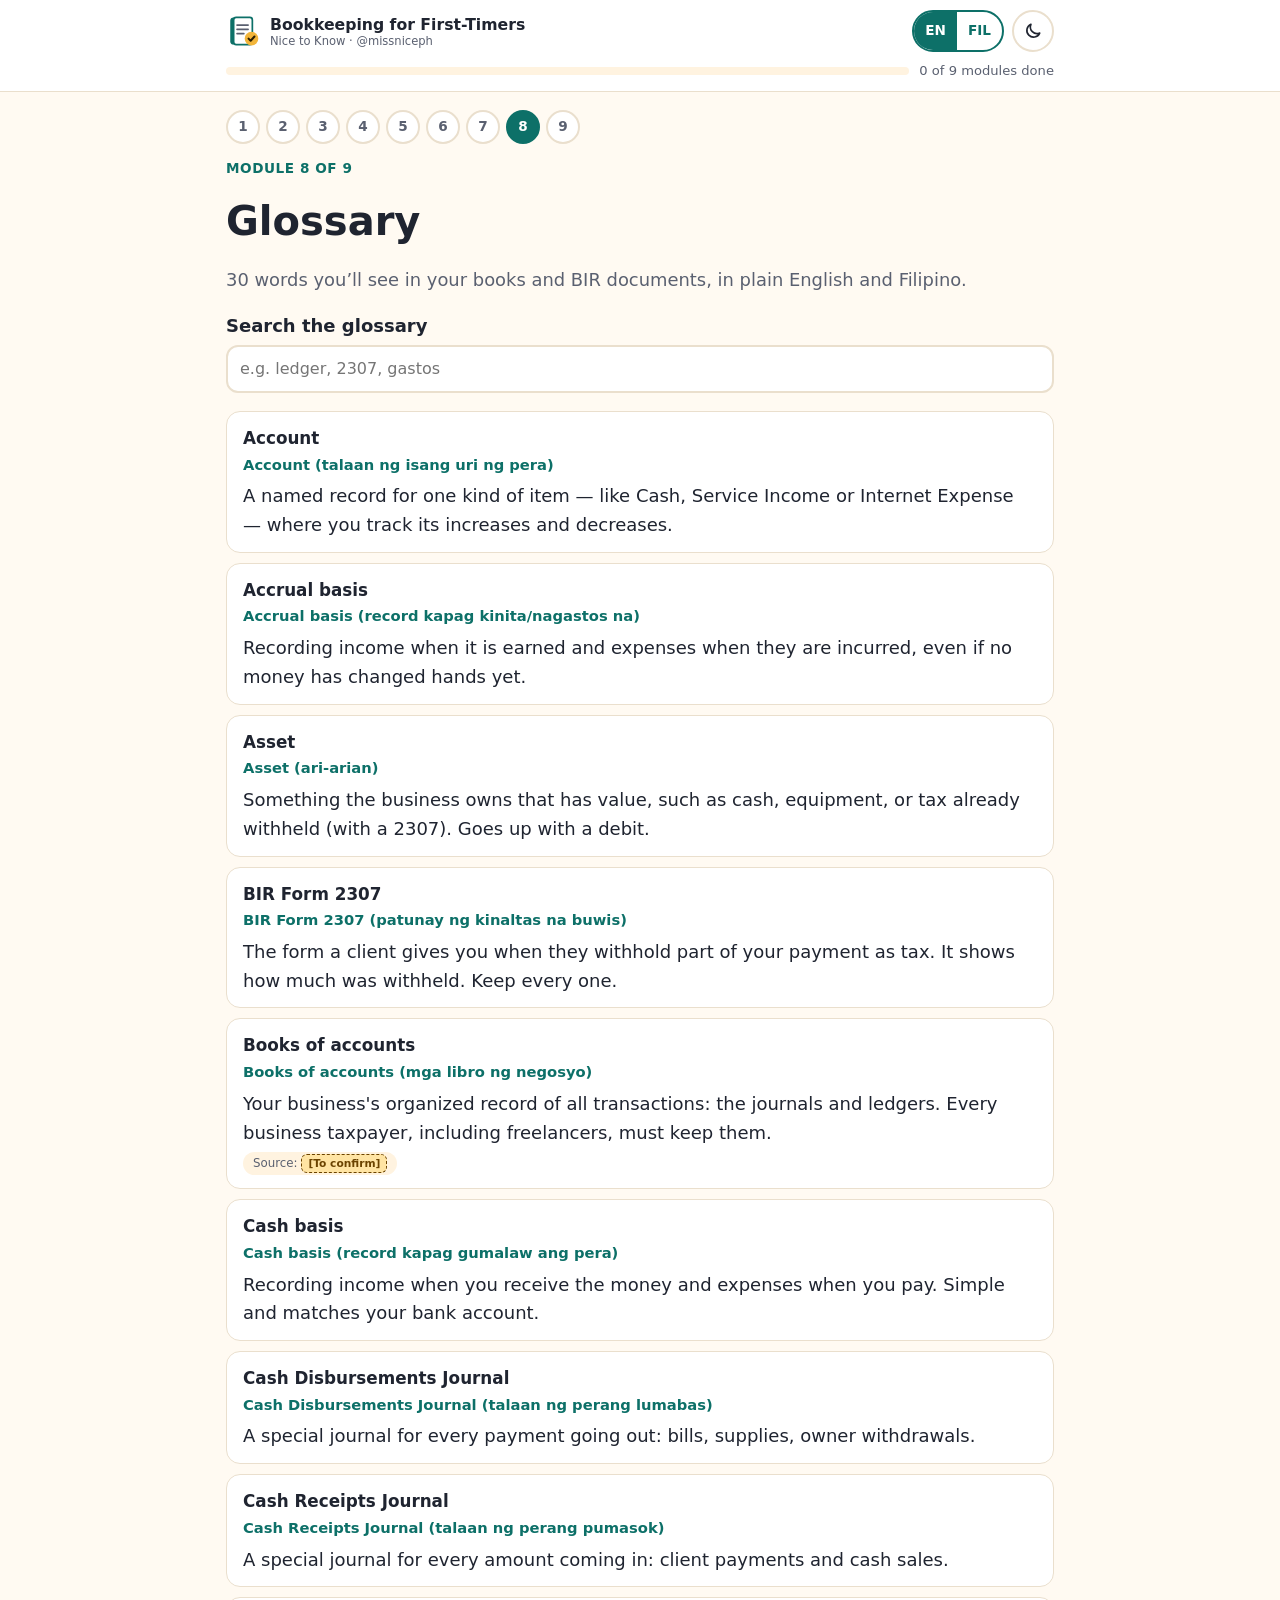
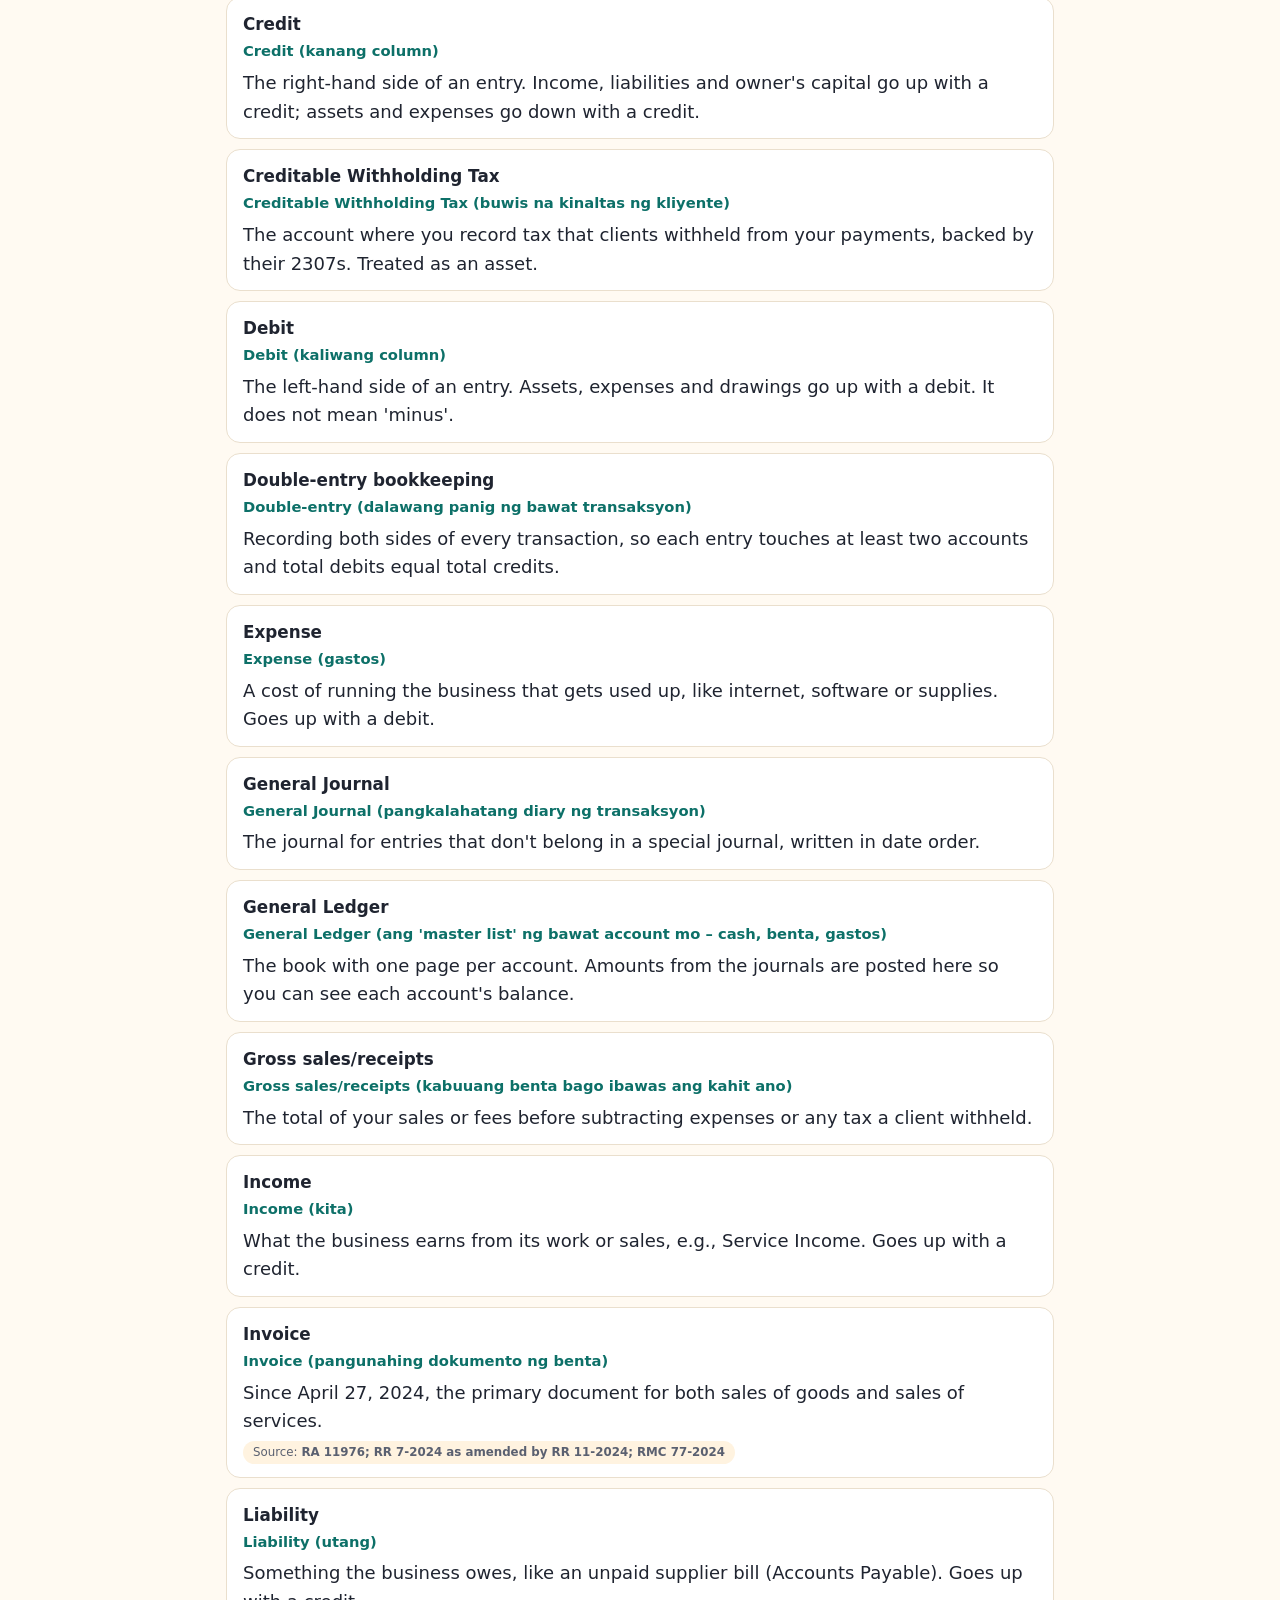
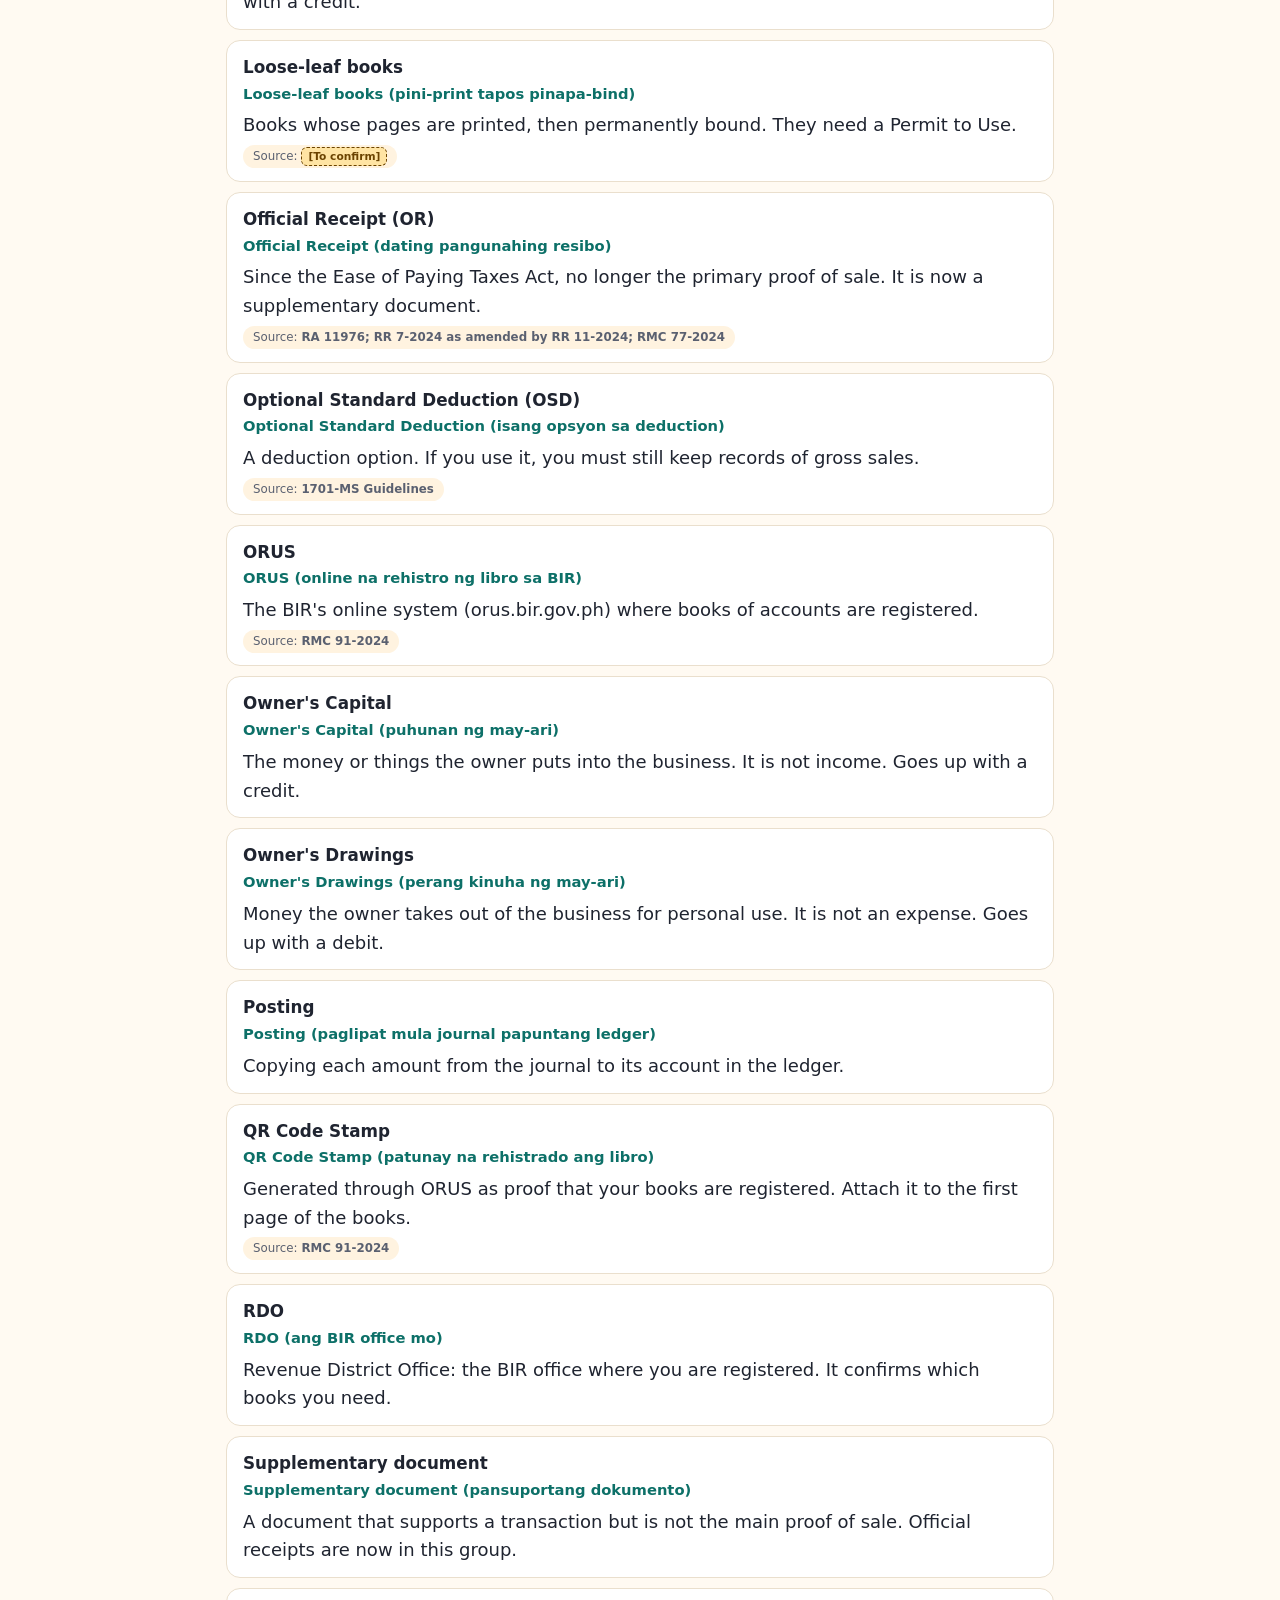
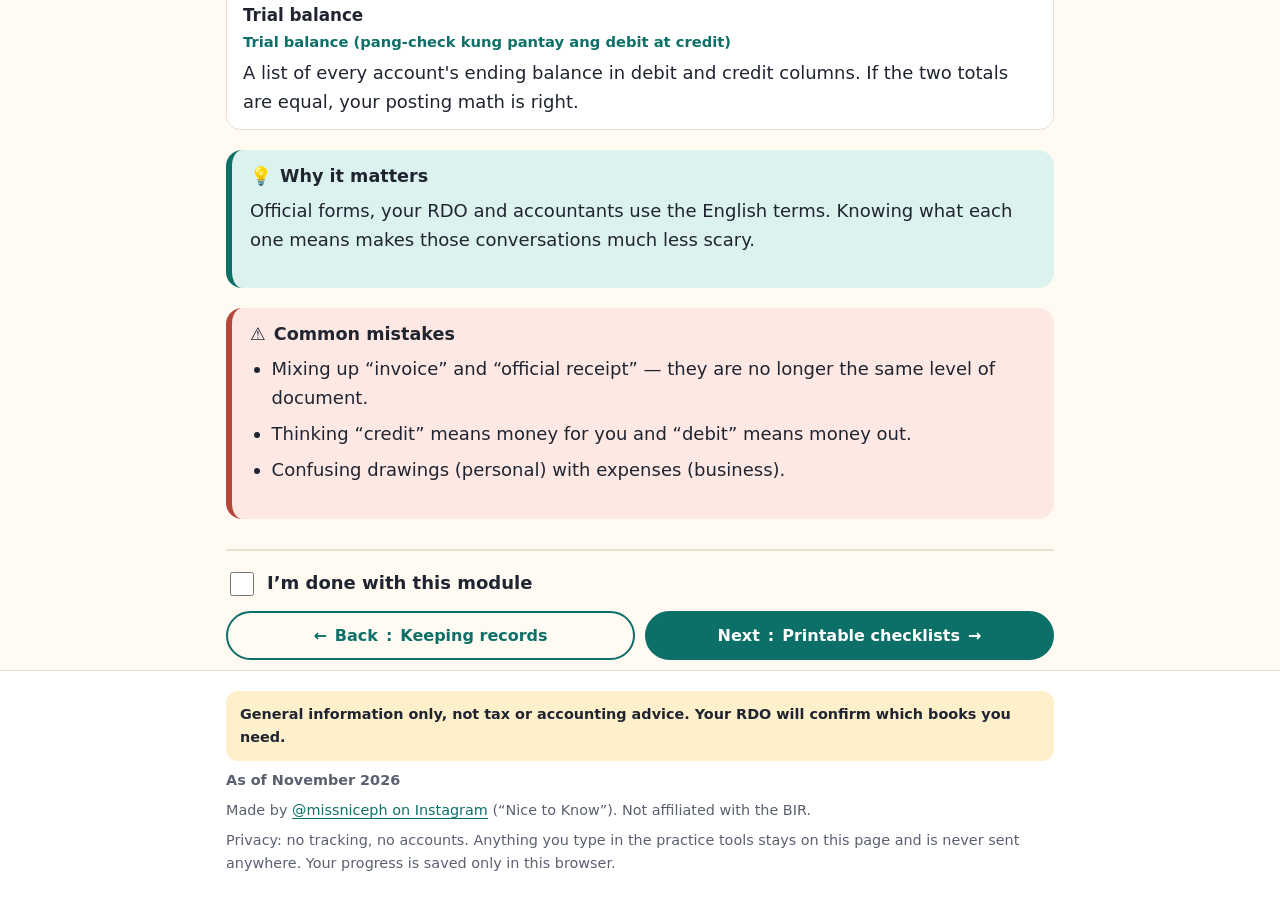
<file: glossary.html>
<!doctype html>
<html lang="en">
<head>
<meta charset="utf-8">
<meta name="viewport" content="width=device-width, initial-scale=1">
<title>Glossary · Bookkeeping for First-Timers</title>
<meta name="description" content="30 bookkeeping and BIR terms explained in English and Filipino.">
<link rel="icon" href="favicon.svg" type="image/svg+xml">
<link rel="apple-touch-icon" href="apple-touch-icon.png">
<meta name="theme-color" content="#0d7068">
<meta property="og:type" content="website">
<meta property="og:site_name" content="Bookkeeping for First-Timers">
<meta property="og:title" content="Glossary · Bookkeeping for First-Timers">
<meta property="og:description" content="30 bookkeeping and BIR terms explained in English and Filipino.">
<meta property="og:url" content="https://missniceph.github.io/bookkeeping-guide/glossary.html">
<meta property="og:image" content="https://missniceph.github.io/bookkeeping-guide/assets/img/share-card.png">
<meta property="og:image:width" content="1200">
<meta property="og:image:height" content="630">
<meta property="og:image:alt" content="Bookkeeping for First-Timers: a friendly guide to BIR books of accounts, in English and Filipino, by @missniceph">
<meta property="og:locale" content="en_PH">
<meta name="twitter:card" content="summary_large_image">
<link rel="stylesheet" href="assets/css/style.css">
<script src="assets/js/app.js"></script>
</head>
<body>
<main id="main" class="wrap">

  <h1><span lang="en">Glossary</span><span lang="fil">Glosaryo</span></h1>
  <p class="lead" lang="en">30 words you’ll see in your books and BIR documents, in plain English and Filipino.</p>
  <p class="lead" lang="fil">30 salitang makikita mo sa libro at mga dokumento ng BIR, ipinaliwanag sa simpleng English at Filipino.</p>

  <div class="field no-print">
    <label for="gSearch"><span lang="en">Search the glossary</span><span lang="fil">Maghanap sa glosaryo</span></label>
    <input type="search" id="gSearch" autocomplete="off" data-i18n-attr="placeholder" data-en-placeholder="e.g. ledger, 2307, gastos" data-fil-placeholder="hal. ledger, 2307, gastos" placeholder="e.g. ledger, 2307, gastos">
  </div>
  <p id="gCount" class="empty" aria-live="polite"></p>

  <ul class="glossary" id="glossary">
    <li><dfn>Account</dfn><span class="fil-term">Account (talaan ng isang uri ng pera)</span>
      <p lang="en">A named record for one kind of item — like Cash, Service Income or Internet Expense — where you track its increases and decreases.</p>
      <p lang="fil">Isang talaan na may sariling pangalan para sa isang uri ng bagay — gaya ng Cash, Service Income o Internet Expense — kung saan sinusubaybayan ang pagtaas at pagbaba nito.</p></li>
    <li><dfn>Accrual basis</dfn><span class="fil-term">Accrual basis (record kapag kinita/nagastos na)</span>
      <p lang="en">Recording income when it is earned and expenses when they are incurred, even if no money has changed hands yet.</p>
      <p lang="fil">Pag-record ng kita kapag kinita na at ng gastos kapag nagkaroon na, kahit wala pang perang gumagalaw.</p></li>
    <li><dfn>Asset</dfn><span class="fil-term">Asset (ari-arian)</span>
      <p lang="en">Something the business owns that has value, such as cash, equipment, or tax already withheld (with a 2307). Goes up with a debit.</p>
      <p lang="fil">Bagay na pagmamay-ari ng negosyo na may halaga, gaya ng cash, equipment, o buwis na nakaltas na (may 2307). Tumataas sa debit.</p></li>
    <li><dfn>BIR Form 2307</dfn><span class="fil-term">BIR Form 2307 (patunay ng kinaltas na buwis)</span>
      <p lang="en">The form a client gives you when they withhold part of your payment as tax. It shows how much was withheld. Keep every one.</p>
      <p lang="fil">Ang form na ibinibigay ng kliyente kapag kinaltasan nila ng buwis ang bayad sa iyo. Nakasaad dito kung magkano ang kinaltas. Itago ang bawat isa.</p></li>
    <li><dfn>Books of accounts</dfn><span class="fil-term">Books of accounts (mga libro ng negosyo)</span>
      <p lang="en">Your business&#x27;s organized record of all transactions: the journals and ledgers. Every business taxpayer, including freelancers, must keep them.</p>
      <p lang="fil">Ang organisadong talaan ng lahat ng transaksyon ng negosyo mo: mga journal at ledger. Kailangan ito ng bawat business taxpayer, pati freelancer.</p>
      <span class="src"><span class="tbc">[To confirm]</span></span></li>
    <li><dfn>Cash basis</dfn><span class="fil-term">Cash basis (record kapag gumalaw ang pera)</span>
      <p lang="en">Recording income when you receive the money and expenses when you pay. Simple and matches your bank account.</p>
      <p lang="fil">Pag-record ng kita kapag natanggap na ang pera at ng gastos kapag nabayaran na. Simple at tugma sa bank account mo.</p></li>
    <li><dfn>Cash Disbursements Journal</dfn><span class="fil-term">Cash Disbursements Journal (talaan ng perang lumabas)</span>
      <p lang="en">A special journal for every payment going out: bills, supplies, owner withdrawals.</p>
      <p lang="fil">Special journal para sa bawat perang lumalabas: bills, supplies, pagkuha ng may-ari.</p></li>
    <li><dfn>Cash Receipts Journal</dfn><span class="fil-term">Cash Receipts Journal (talaan ng perang pumasok)</span>
      <p lang="en">A special journal for every amount coming in: client payments and cash sales.</p>
      <p lang="fil">Special journal para sa bawat perang pumapasok: bayad ng kliyente at cash na benta.</p></li>
    <li><dfn>Credit</dfn><span class="fil-term">Credit (kanang column)</span>
      <p lang="en">The right-hand side of an entry. Income, liabilities and owner&#x27;s capital go up with a credit; assets and expenses go down with a credit.</p>
      <p lang="fil">Ang kanang bahagi ng entry. Tumataas sa credit ang income, liabilities at owner&#x27;s capital; bumababa naman sa credit ang assets at expenses.</p></li>
    <li><dfn>Creditable Withholding Tax</dfn><span class="fil-term">Creditable Withholding Tax (buwis na kinaltas ng kliyente)</span>
      <p lang="en">The account where you record tax that clients withheld from your payments, backed by their 2307s. Treated as an asset.</p>
      <p lang="fil">Ang account kung saan nire-record ang buwis na kinaltas ng mga kliyente sa bayad sa iyo, na may patunay na 2307. Itinuturing na asset.</p></li>
    <li><dfn>Debit</dfn><span class="fil-term">Debit (kaliwang column)</span>
      <p lang="en">The left-hand side of an entry. Assets, expenses and drawings go up with a debit. It does not mean &#x27;minus&#x27;.</p>
      <p lang="fil">Ang kaliwang bahagi ng entry. Tumataas sa debit ang assets, expenses at drawings. Hindi ibig sabihin ay &#x27;bawas&#x27;.</p></li>
    <li><dfn>Double-entry bookkeeping</dfn><span class="fil-term">Double-entry (dalawang panig ng bawat transaksyon)</span>
      <p lang="en">Recording both sides of every transaction, so each entry touches at least two accounts and total debits equal total credits.</p>
      <p lang="fil">Pag-record ng dalawang panig ng bawat transaksyon, kaya bawat entry ay may hindi bababa sa dalawang account at pantay ang kabuuang debit at credit.</p></li>
    <li><dfn>Expense</dfn><span class="fil-term">Expense (gastos)</span>
      <p lang="en">A cost of running the business that gets used up, like internet, software or supplies. Goes up with a debit.</p>
      <p lang="fil">Gastos sa pagpapatakbo ng negosyo na nauubos, gaya ng internet, software o supplies. Tumataas sa debit.</p></li>
    <li><dfn>General Journal</dfn><span class="fil-term">General Journal (pangkalahatang diary ng transaksyon)</span>
      <p lang="en">The journal for entries that don&#x27;t belong in a special journal, written in date order.</p>
      <p lang="fil">Ang journal para sa mga entry na hindi bagay sa special journal, nakasulat ayon sa petsa.</p></li>
    <li><dfn>General Ledger</dfn><span class="fil-term">General Ledger (ang &#x27;master list&#x27; ng bawat account mo – cash, benta, gastos)</span>
      <p lang="en">The book with one page per account. Amounts from the journals are posted here so you can see each account&#x27;s balance.</p>
      <p lang="fil">Ang librong may isang page kada account. Dito pino-post ang mga halaga mula sa journal para makita ang balance ng bawat account.</p></li>
    <li><dfn>Gross sales/receipts</dfn><span class="fil-term">Gross sales/receipts (kabuuang benta bago ibawas ang kahit ano)</span>
      <p lang="en">The total of your sales or fees before subtracting expenses or any tax a client withheld.</p>
      <p lang="fil">Ang kabuuan ng benta o bayad sa serbisyo mo bago ibawas ang gastos o ang buwis na kinaltas ng kliyente.</p></li>
    <li><dfn>Income</dfn><span class="fil-term">Income (kita)</span>
      <p lang="en">What the business earns from its work or sales, e.g., Service Income. Goes up with a credit.</p>
      <p lang="fil">Ang kinikita ng negosyo mula sa trabaho o benta, hal. Service Income. Tumataas sa credit.</p></li>
    <li><dfn>Invoice</dfn><span class="fil-term">Invoice (pangunahing dokumento ng benta)</span>
      <p lang="en">Since April 27, 2024, the primary document for both sales of goods and sales of services.</p>
      <p lang="fil">Simula Abril 27, 2024, ang pangunahing dokumento para sa benta ng produkto at serbisyo.</p>
      <span class="src">RA 11976; RR 7-2024 as amended by RR 11-2024; RMC 77-2024</span></li>
    <li><dfn>Liability</dfn><span class="fil-term">Liability (utang)</span>
      <p lang="en">Something the business owes, like an unpaid supplier bill (Accounts Payable). Goes up with a credit.</p>
      <p lang="fil">Bagay na inuutang ng negosyo, gaya ng hindi pa nababayarang bill sa supplier (Accounts Payable). Tumataas sa credit.</p></li>
    <li><dfn>Loose-leaf books</dfn><span class="fil-term">Loose-leaf books (pini-print tapos pinapa-bind)</span>
      <p lang="en">Books whose pages are printed, then permanently bound. They need a Permit to Use.</p>
      <p lang="fil">Mga librong ipini-print ang mga pahina, tapos pinapa-bind nang permanente. Kailangan ng Permit to Use.</p>
      <span class="src"><span class="tbc">[To confirm]</span></span></li>
    <li><dfn>Official Receipt (OR)</dfn><span class="fil-term">Official Receipt (dating pangunahing resibo)</span>
      <p lang="en">Since the Ease of Paying Taxes Act, no longer the primary proof of sale. It is now a supplementary document.</p>
      <p lang="fil">Mula nang Ease of Paying Taxes Act, hindi na ito ang pangunahing patunay ng benta. Supplementary document na lang ito.</p>
      <span class="src">RA 11976; RR 7-2024 as amended by RR 11-2024; RMC 77-2024</span></li>
    <li><dfn>Optional Standard Deduction (OSD)</dfn><span class="fil-term">Optional Standard Deduction (isang opsyon sa deduction)</span>
      <p lang="en">A deduction option. If you use it, you must still keep records of gross sales.</p>
      <p lang="fil">Isang opsyon sa deduction. Kung ito ang gamit mo, kailangan mo pa ring mag-record ng gross sales.</p>
      <span class="src">1701-MS Guidelines</span></li>
    <li><dfn>ORUS</dfn><span class="fil-term">ORUS (online na rehistro ng libro sa BIR)</span>
      <p lang="en">The BIR&#x27;s online system (orus.bir.gov.ph) where books of accounts are registered.</p>
      <p lang="fil">Ang online system ng BIR (orus.bir.gov.ph) kung saan nire-register ang books of accounts.</p>
      <span class="src">RMC 91-2024</span></li>
    <li><dfn>Owner&#x27;s Capital</dfn><span class="fil-term">Owner&#x27;s Capital (puhunan ng may-ari)</span>
      <p lang="en">The money or things the owner puts into the business. It is not income. Goes up with a credit.</p>
      <p lang="fil">Ang pera o gamit na ipinapasok ng may-ari sa negosyo. Hindi ito kita. Tumataas sa credit.</p></li>
    <li><dfn>Owner&#x27;s Drawings</dfn><span class="fil-term">Owner&#x27;s Drawings (perang kinuha ng may-ari)</span>
      <p lang="en">Money the owner takes out of the business for personal use. It is not an expense. Goes up with a debit.</p>
      <p lang="fil">Perang kinukuha ng may-ari mula sa negosyo para sa personal na gamit. Hindi ito expense. Tumataas sa debit.</p></li>
    <li><dfn>Posting</dfn><span class="fil-term">Posting (paglipat mula journal papuntang ledger)</span>
      <p lang="en">Copying each amount from the journal to its account in the ledger.</p>
      <p lang="fil">Pagkopya ng bawat halaga mula sa journal papunta sa account nito sa ledger.</p></li>
    <li><dfn>QR Code Stamp</dfn><span class="fil-term">QR Code Stamp (patunay na rehistrado ang libro)</span>
      <p lang="en">Generated through ORUS as proof that your books are registered. Attach it to the first page of the books.</p>
      <p lang="fil">Lumalabas sa ORUS bilang patunay na rehistrado ang libro mo. Idinidikit sa unang pahina ng libro.</p>
      <span class="src">RMC 91-2024</span></li>
    <li><dfn>RDO</dfn><span class="fil-term">RDO (ang BIR office mo)</span>
      <p lang="en">Revenue District Office: the BIR office where you are registered. It confirms which books you need.</p>
      <p lang="fil">Revenue District Office: ang BIR office kung saan ka naka-register. Ito ang magkukumpirma kung aling libro ang kailangan mo.</p></li>
    <li><dfn>Supplementary document</dfn><span class="fil-term">Supplementary document (pansuportang dokumento)</span>
      <p lang="en">A document that supports a transaction but is not the main proof of sale. Official receipts are now in this group.</p>
      <p lang="fil">Dokumentong sumusuporta sa transaksyon pero hindi ito ang pangunahing patunay ng benta. Kabilang na rito ang official receipt.</p></li>
    <li><dfn>Trial balance</dfn><span class="fil-term">Trial balance (pang-check kung pantay ang debit at credit)</span>
      <p lang="en">A list of every account&#x27;s ending balance in debit and credit columns. If the two totals are equal, your posting math is right.</p>
      <p lang="fil">Listahan ng ending balance ng bawat account sa debit at credit column. Kapag pantay ang dalawang total, tama ang math ng posting mo.</p></li>
  </ul>

  <section class="box why">
    <h2>💡 <span lang="en">Why it matters</span><span lang="fil">Bakit ito mahalaga?</span></h2>
    <p lang="en">Official forms, your RDO and accountants use the English terms. Knowing what each one means makes those conversations much less scary.</p>
    <p lang="fil">English na termino ang gamit sa opisyal na forms, ng RDO mo at ng mga accountant. Kapag alam mo ang ibig sabihin ng bawat isa, hindi na nakakatakot makipag-usap sa kanila.</p>
  </section>
  <section class="box mistakes">
    <h2>⚠️ <span lang="en">Common mistakes</span><span lang="fil">Mga karaniwang pagkakamali</span></h2>
    <ul lang="en">
      <li>Mixing up “invoice” and “official receipt” — they are no longer the same level of document.</li>
      <li>Thinking “credit” means money for you and “debit” means money out.</li>
      <li>Confusing drawings (personal) with expenses (business).</li>
    </ul>
    <ul lang="fil">
      <li>Napagpapalit ang “invoice” at “official receipt” — hindi na sila magkapantay na dokumento.</li>
      <li>Akalang ang “credit” ay pera para sa iyo at ang “debit” ay perang lumabas.</li>
      <li>Napagpapalit ang drawings (personal) at expenses (negosyo).</li>
    </ul>
  </section>

</main>
<script>
/* Glossary search — filters the list on this page only */
(function () {
  var input = document.getElementById('gSearch'), items = document.querySelectorAll('#glossary li'), count = document.getElementById('gCount');
  input.addEventListener('input', function () {
    var q = input.value.trim().toLowerCase(), shown = 0;
    items.forEach(function (li) { var hit = !q || li.textContent.toLowerCase().indexOf(q) !== -1; li.hidden = !hit; if (hit) shown++; });
    var fil = document.documentElement.getAttribute('data-lang') === 'fil';
    count.textContent = q ? (shown ? (fil ? shown + ' na resulta' : shown + ' result' + (shown === 1 ? '' : 's')) : (fil ? 'Walang nahanap.' : 'No matches.')) : '';
  });
})();
</script>
</body>
</html>
</file>
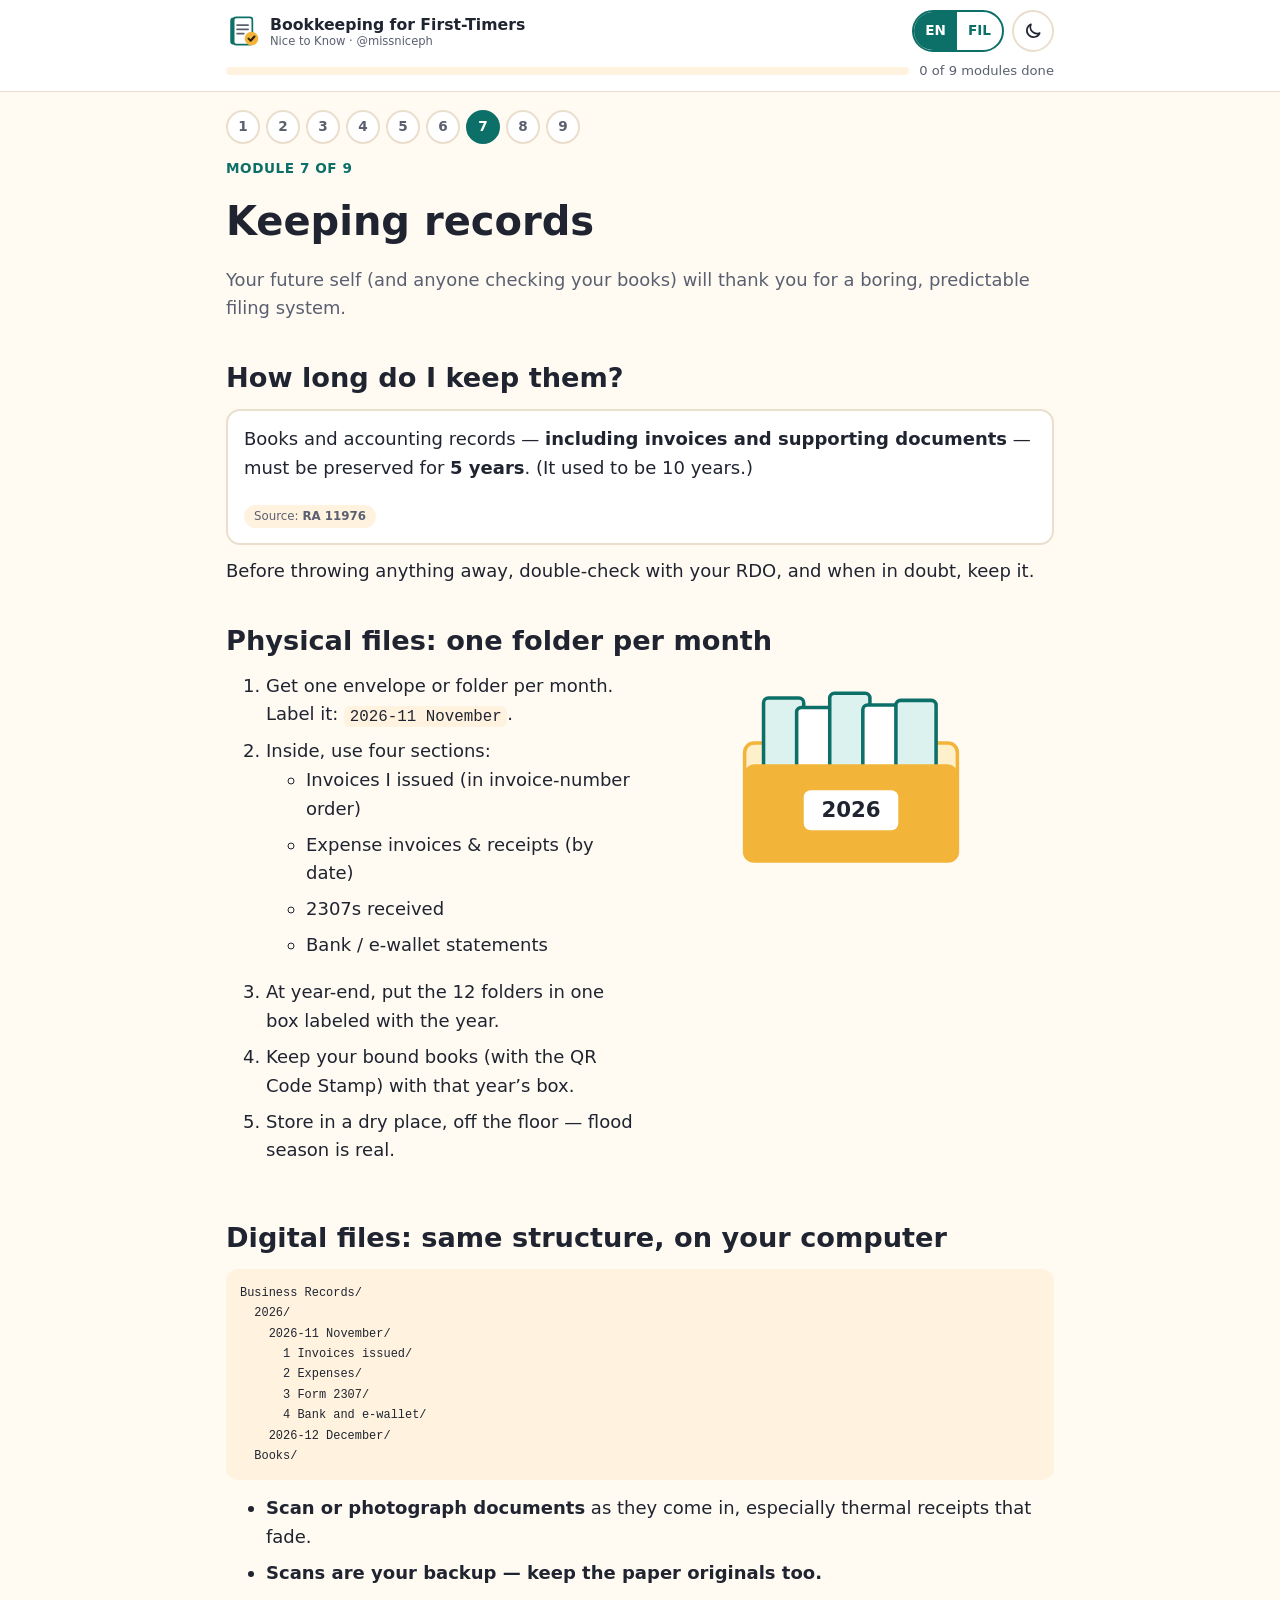
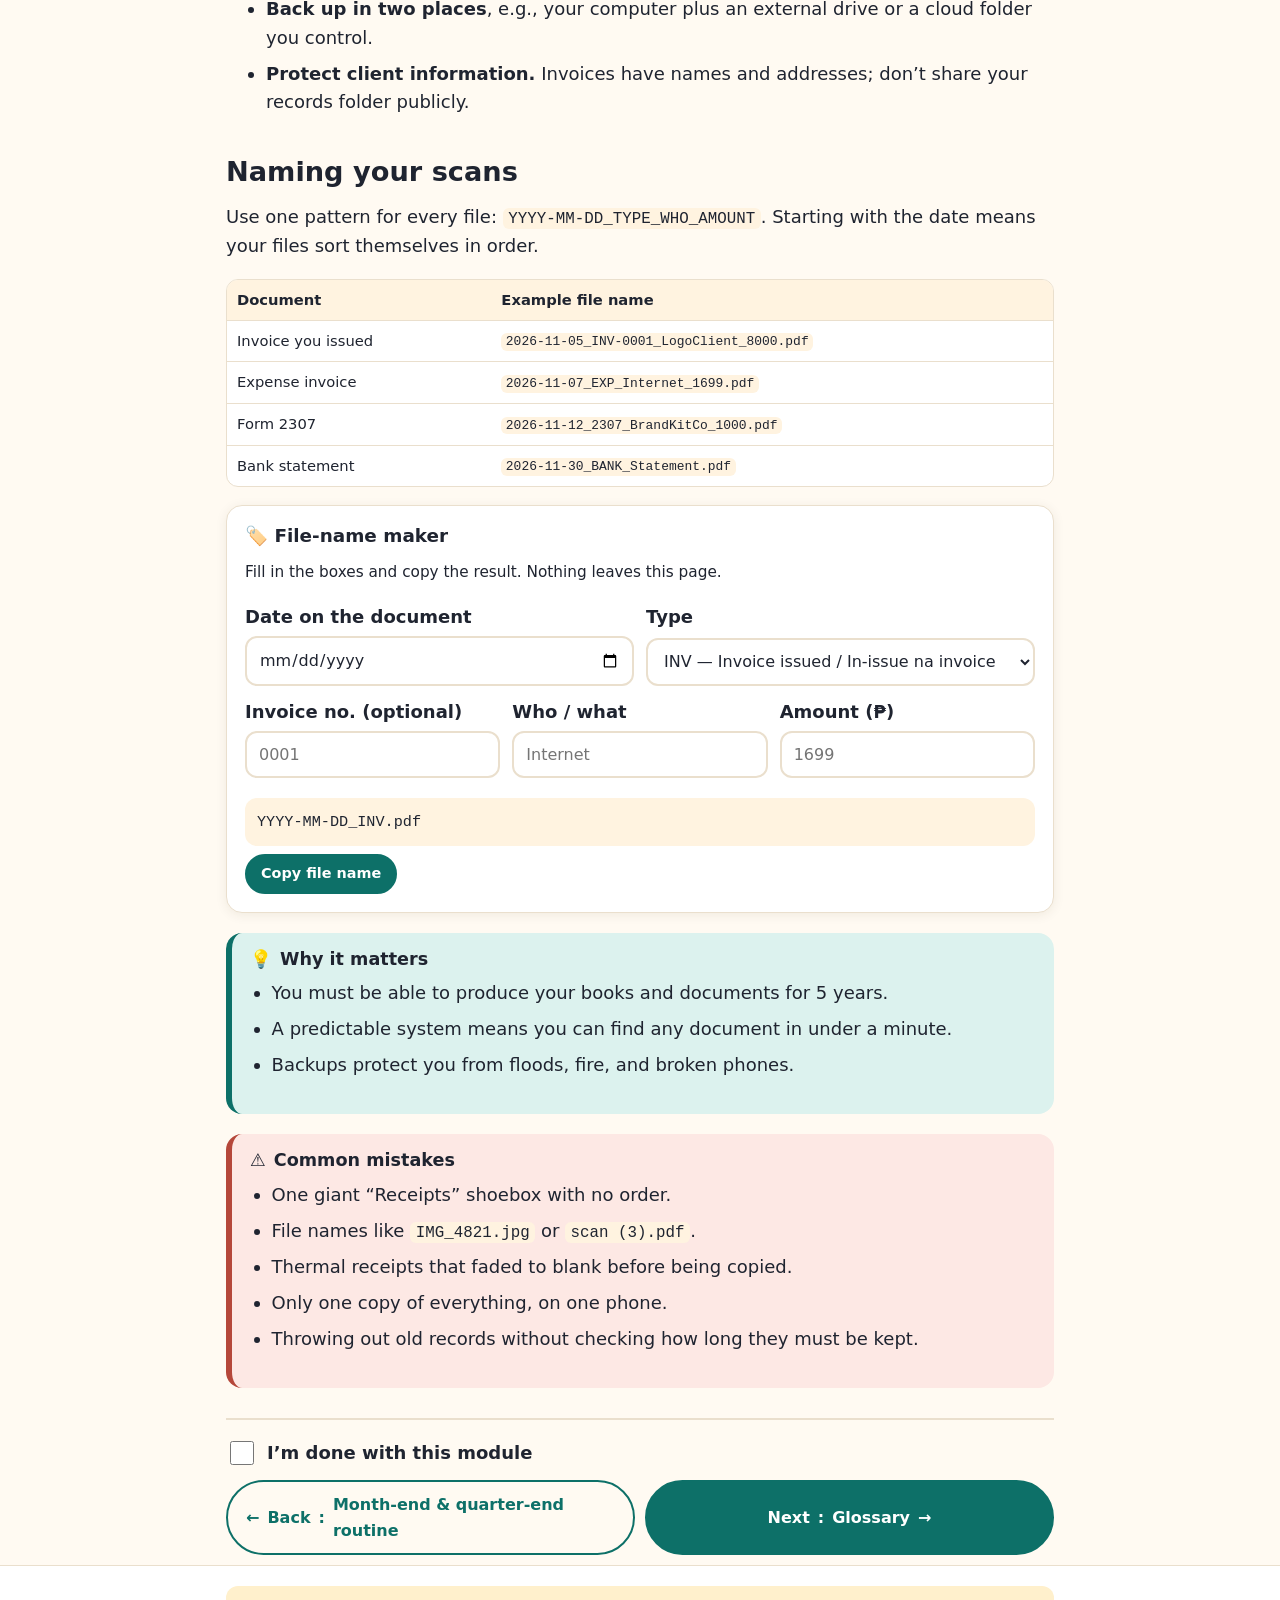
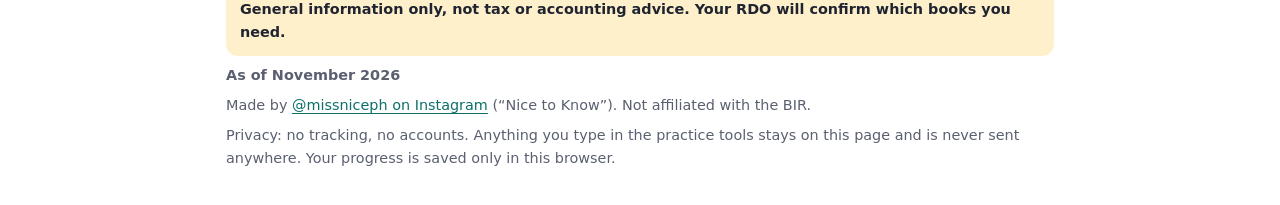
<file: keeping-records.html>
<!doctype html>
<html lang="en">
<head>
<meta charset="utf-8">
<meta name="viewport" content="width=device-width, initial-scale=1">
<title>Keeping records · Bookkeeping for First-Timers</title>
<meta name="description" content="How long to keep books and documents, how to organize physical and digital files, and a naming convention for scans.">
<link rel="icon" href="favicon.svg" type="image/svg+xml">
<link rel="apple-touch-icon" href="apple-touch-icon.png">
<meta name="theme-color" content="#0d7068">
<meta property="og:type" content="website">
<meta property="og:site_name" content="Bookkeeping for First-Timers">
<meta property="og:title" content="Keeping records · Bookkeeping for First-Timers">
<meta property="og:description" content="How long to keep books and documents, how to organize physical and digital files, and a naming convention for scans.">
<meta property="og:url" content="https://missniceph.github.io/bookkeeping-guide/keeping-records.html">
<meta property="og:image" content="https://missniceph.github.io/bookkeeping-guide/assets/img/share-card.png">
<meta property="og:image:width" content="1200">
<meta property="og:image:height" content="630">
<meta property="og:image:alt" content="Bookkeeping for First-Timers: a friendly guide to BIR books of accounts, in English and Filipino, by @missniceph">
<meta property="og:locale" content="en_PH">
<meta name="twitter:card" content="summary_large_image">
<link rel="stylesheet" href="assets/css/style.css">
<script src="assets/js/app.js"></script>
</head>
<body>
<main id="main" class="wrap">

  <h1><span lang="en">Keeping records</span><span lang="fil">Pagtatago ng records</span></h1>
  <p class="lead" lang="en">Your future self (and anyone checking your books) will thank you for a boring, predictable filing system.</p>
  <p class="lead" lang="fil">Magpapasalamat sa iyo ang future self mo (at ang sinumang titingin sa libro mo) kapag simple at predictable ang filing system mo.</p>

  <h2><span lang="en">How long do I keep them?</span><span lang="fil">Gaano katagal ko itatago?</span></h2>
  <div class="rule">
    <p lang="en">Books and accounting records — <strong>including invoices and supporting documents</strong> — must be preserved for <strong>5 years</strong>. (It used to be 10 years.)</p>
    <p lang="fil">Ang mga libro at accounting records — <strong>kasama ang mga invoice at supporting documents</strong> — ay dapat itago nang <strong>5 taon</strong>. (Dati ay 10 taon.)</p>
    <span class="src">RA 11976</span>
  </div>
  <p lang="en">Before throwing anything away, double-check with your RDO, and when in doubt, keep it.</p>
  <p lang="fil">Bago magtapon ng kahit ano, i-double check sa RDO mo, at kung nagdududa, itago na lang.</p>

  <h2><span lang="en">Physical files: one folder per month</span><span lang="fil">Mga papel: isang folder kada buwan</span></h2>
  <div class="two-col">
    <div>
      <ol lang="en">
        <li>Get one envelope or folder per month. Label it: <code>2026-11 November</code>.</li>
        <li>Inside, use four sections:
          <ul><li>Invoices I issued (in invoice-number order)</li><li>Expense invoices &amp; receipts (by date)</li><li>2307s received</li><li>Bank / e-wallet statements</li></ul></li>
        <li>At year-end, put the 12 folders in one box labeled with the year.</li>
        <li>Keep your bound books (with the QR Code Stamp) with that year’s box.</li>
        <li>Store in a dry place, off the floor — flood season is real.</li>
      </ol>
      <ol lang="fil">
        <li>Gumamit ng isang envelope o folder kada buwan. Lagyan ng label: <code>2026-11 November</code>.</li>
        <li>Sa loob, apat na seksyon:
          <ul><li>Mga invoice na in-issue ko (ayon sa invoice number)</li><li>Mga invoice at resibo ng gastos (ayon sa petsa)</li><li>Mga natanggap na 2307</li><li>Bank / e-wallet statements</li></ul></li>
        <li>Sa katapusan ng taon, ilagay ang 12 folder sa isang kahon na may label ng taon.</li>
        <li>Itabi ang bound na libro (na may QR Code Stamp) kasama ng kahon ng taong iyon.</li>
        <li>Ilagay sa tuyong lugar, hindi sa sahig — totoo ang tag-baha.</li>
      </ol>
    </div>
    <svg viewBox="0 0 220 170" role="img" aria-label="A labeled box of monthly folders" style="max-width:260px;justify-self:center">
      <rect x="20" y="60" width="180" height="100" rx="8" fill="var(--accent-soft)" stroke="var(--accent)" stroke-width="3"/>
      <g stroke="var(--primary)" stroke-width="3">
        <rect x="36" y="22" width="34" height="60" rx="4" fill="var(--primary-soft)"/>
        <rect x="64" y="30" width="34" height="52" rx="4" fill="var(--surface)"/>
        <rect x="92" y="18" width="34" height="64" rx="4" fill="var(--primary-soft)"/>
        <rect x="120" y="28" width="34" height="54" rx="4" fill="var(--surface)"/>
        <rect x="148" y="24" width="34" height="58" rx="4" fill="var(--primary-soft)"/>
      </g>
      <rect x="20" y="78" width="180" height="82" rx="8" fill="var(--accent)"/>
      <rect x="70" y="100" width="80" height="34" rx="6" fill="var(--surface)"/>
      <text x="110" y="123" text-anchor="middle" font-family="system-ui,sans-serif" font-weight="800" font-size="18" fill="var(--text)">2026</text>
    </svg>
  </div>

  <h2><span lang="en">Digital files: same structure, on your computer</span><span lang="fil">Digital files: parehong ayos, sa computer mo</span></h2>
  <pre><code>Business Records/
  2026/
    2026-11 November/
      1 Invoices issued/
      2 Expenses/
      3 Form 2307/
      4 Bank and e-wallet/
    2026-12 December/
  Books/</code></pre>
  <ul lang="en">
    <li><strong>Scan or photograph documents</strong> as they come in, especially thermal receipts that fade.</li>
    <li><strong>Scans are your backup — keep the paper originals too.</strong></li>
    <li><strong>Back up in two places</strong>, e.g., your computer plus an external drive or a cloud folder you control.</li>
    <li><strong>Protect client information.</strong> Invoices have names and addresses; don’t share your records folder publicly.</li>
  </ul>
  <ul lang="fil">
    <li><strong>I-scan o kunan ng litrato ang mga dokumento</strong> pagdating pa lang, lalo na ang resibong thermal na kumukupas.</li>
    <li><strong>Backup lang ang scan — itago rin ang original na papel.</strong></li>
    <li><strong>Mag-backup sa dalawang lugar</strong>, hal. sa computer mo at sa external drive o cloud folder na ikaw ang may hawak.</li>
    <li><strong>Protektahan ang impormasyon ng kliyente.</strong> May pangalan at address ang mga invoice; huwag i-share nang publiko ang records folder mo.</li>
  </ul>

  <h2><span lang="en">Naming your scans</span><span lang="fil">Pagpapangalan sa mga scan</span></h2>
  <p lang="en">Use one pattern for every file: <code>YYYY-MM-DD_TYPE_WHO_AMOUNT</code>. Starting with the date means your files sort themselves in order.</p>
  <p lang="fil">Isang pattern lang sa bawat file: <code>YYYY-MM-DD_TYPE_WHO_AMOUNT</code>. Kapag petsa ang simula, kusang naaayos ang mga file ayon sa pagkakasunod.</p>
  <div class="table-wrap"><table>
    <thead><tr><th><span lang="en">Document</span><span lang="fil">Dokumento</span></th><th><span lang="en">Example file name</span><span lang="fil">Halimbawang file name</span></th></tr></thead>
    <tbody>
      <tr><td><span lang="en">Invoice you issued</span><span lang="fil">Invoice na in-issue mo</span></td><td><code>2026-11-05_INV-0001_LogoClient_8000.pdf</code></td></tr>
      <tr><td><span lang="en">Expense invoice</span><span lang="fil">Invoice ng gastos</span></td><td><code>2026-11-07_EXP_Internet_1699.pdf</code></td></tr>
      <tr><td>Form 2307</td><td><code>2026-11-12_2307_BrandKitCo_1000.pdf</code></td></tr>
      <tr><td><span lang="en">Bank statement</span><span lang="fil">Bank statement</span></td><td><code>2026-11-30_BANK_Statement.pdf</code></td></tr>
    </tbody>
  </table></div>

  <div class="card no-print" id="namer">
    <h3 style="margin-top:0">🏷️ <span lang="en">File-name maker</span><span lang="fil">Gumawa ng file name</span></h3>
    <p><small lang="en">Fill in the boxes and copy the result. Nothing leaves this page.</small><small lang="fil">Punan ang mga kahon at kopyahin ang resulta. Walang lumalabas sa page na ito.</small></p>
    <div class="field-row">
      <div class="field"><label for="nDate"><span lang="en">Date on the document</span><span lang="fil">Petsa sa dokumento</span></label><input type="date" id="nDate"></div>
      <div class="field"><label for="nType"><span lang="en">Type</span><span lang="fil">Uri</span></label>
        <select id="nType">
          <option value="INV">INV — Invoice issued / In-issue na invoice</option>
          <option value="EXP">EXP — Expense / Gastos</option>
          <option value="2307">2307 — BIR Form 2307</option>
          <option value="BANK">BANK — Bank or e-wallet / Bangko o e-wallet</option>
          <option value="OTHER">OTHER — Other / Iba pa</option>
        </select></div>
    </div>
    <div class="field-row">
      <div class="field"><label for="nNo"><span lang="en">Invoice no. (optional)</span><span lang="fil">Invoice no. (kung meron)</span></label><input type="text" id="nNo" autocomplete="off" placeholder="0001"></div>
      <div class="field"><label for="nWho"><span lang="en">Who / what</span><span lang="fil">Sino / ano</span></label><input type="text" id="nWho" autocomplete="off" placeholder="Internet"></div>
      <div class="field"><label for="nAmt"><span lang="en">Amount (₱)</span><span lang="fil">Halaga (₱)</span></label><input type="text" inputmode="decimal" id="nAmt" autocomplete="off" placeholder="1699"></div>
    </div>
    <div class="filename-out" id="nOut" aria-live="polite">—</div>
    <button type="button" class="btn small" id="nCopy"><span lang="en">Copy file name</span><span lang="fil">Kopyahin ang file name</span></button>
    <span id="nCopied" role="status" style="margin-left:8px;font-weight:700;color:var(--good)"></span>
  </div>

  <section class="box why">
    <h2>💡 <span lang="en">Why it matters</span><span lang="fil">Bakit ito mahalaga?</span></h2>
    <ul lang="en">
      <li>You must be able to produce your books and documents for 5 years.</li>
      <li>A predictable system means you can find any document in under a minute.</li>
      <li>Backups protect you from floods, fire, and broken phones.</li>
    </ul>
    <ul lang="fil">
      <li>Kailangan mong maipakita ang libro at dokumento mo sa loob ng 5 taon.</li>
      <li>Kapag predictable ang sistema, mahahanap mo ang kahit anong dokumento sa loob ng isang minuto.</li>
      <li>Pinoprotektahan ka ng backup laban sa baha, sunog, at sirang cellphone.</li>
    </ul>
  </section>
  <section class="box mistakes">
    <h2>⚠️ <span lang="en">Common mistakes</span><span lang="fil">Mga karaniwang pagkakamali</span></h2>
    <ul lang="en">
      <li>One giant “Receipts” shoebox with no order.</li>
      <li>File names like <code>IMG_4821.jpg</code> or <code>scan (3).pdf</code>.</li>
      <li>Thermal receipts that faded to blank before being copied.</li>
      <li>Only one copy of everything, on one phone.</li>
      <li>Throwing out old records without checking how long they must be kept.</li>
    </ul>
    <ul lang="fil">
      <li>Isang malaking shoebox na “Resibo” na walang ayos.</li>
      <li>Mga file name na <code>IMG_4821.jpg</code> o <code>scan (3).pdf</code>.</li>
      <li>Resibong thermal na kumupas na bago pa nakopya.</li>
      <li>Iisang kopya lang ng lahat, sa iisang cellphone.</li>
      <li>Pagtapon ng lumang records nang hindi tinitingnan kung gaano katagal dapat itago.</li>
    </ul>
  </section>

</main>
<script>
/* File-name maker — runs only in this page */
(function () {
  var box = document.getElementById('namer');
  if (!box) return;
  function clean(s) { return s.normalize('NFD').replace(/[\u0300-\u0302\u0304-\u036f]/g, '').normalize('NFC').trim().replace(/[^A-Za-z0-9ñÑ\-]+/g, '').slice(0, 40); }
  function build() {
    var d = document.getElementById('nDate').value || 'YYYY-MM-DD';
    var type = document.getElementById('nType').value;
    var no = clean(document.getElementById('nNo').value);
    var who = clean(document.getElementById('nWho').value.trim().replace(/(^|\s+)(\S)/g, function (m, sp, c) { return c.toUpperCase(); }));
    var amt = document.getElementById('nAmt').value.replace(/[₱,\s]/g, '').replace(/[^0-9.]/g, '');
    var parts = [d, (type === 'INV' && no) ? 'INV-' + no : type];
    if (who) parts.push(who);
    if (amt) parts.push(amt.replace(/\.00$/, ''));
    var name = parts.join('_') + '.pdf';
    document.getElementById('nOut').textContent = name;
    return name;
  }
  box.addEventListener('input', build);
  box.addEventListener('change', build);
  build();
  document.getElementById('nCopy').addEventListener('click', function () {
    var name = build(), msg = document.getElementById('nCopied');
    var fil = document.documentElement.getAttribute('data-lang') === 'fil';
    function ok() { msg.textContent = fil ? 'Nakopya!' : 'Copied!'; setTimeout(function () { msg.textContent = ''; }, 2000); }
    if (navigator.clipboard && navigator.clipboard.writeText) navigator.clipboard.writeText(name).then(ok, function () { msg.textContent = fil ? 'Piliin at kopyahin nang manual.' : 'Select and copy it manually.'; });
    else msg.textContent = fil ? 'Piliin at kopyahin nang manual.' : 'Select and copy it manually.';
  });
})();
</script>
</body>
</html>
</file>
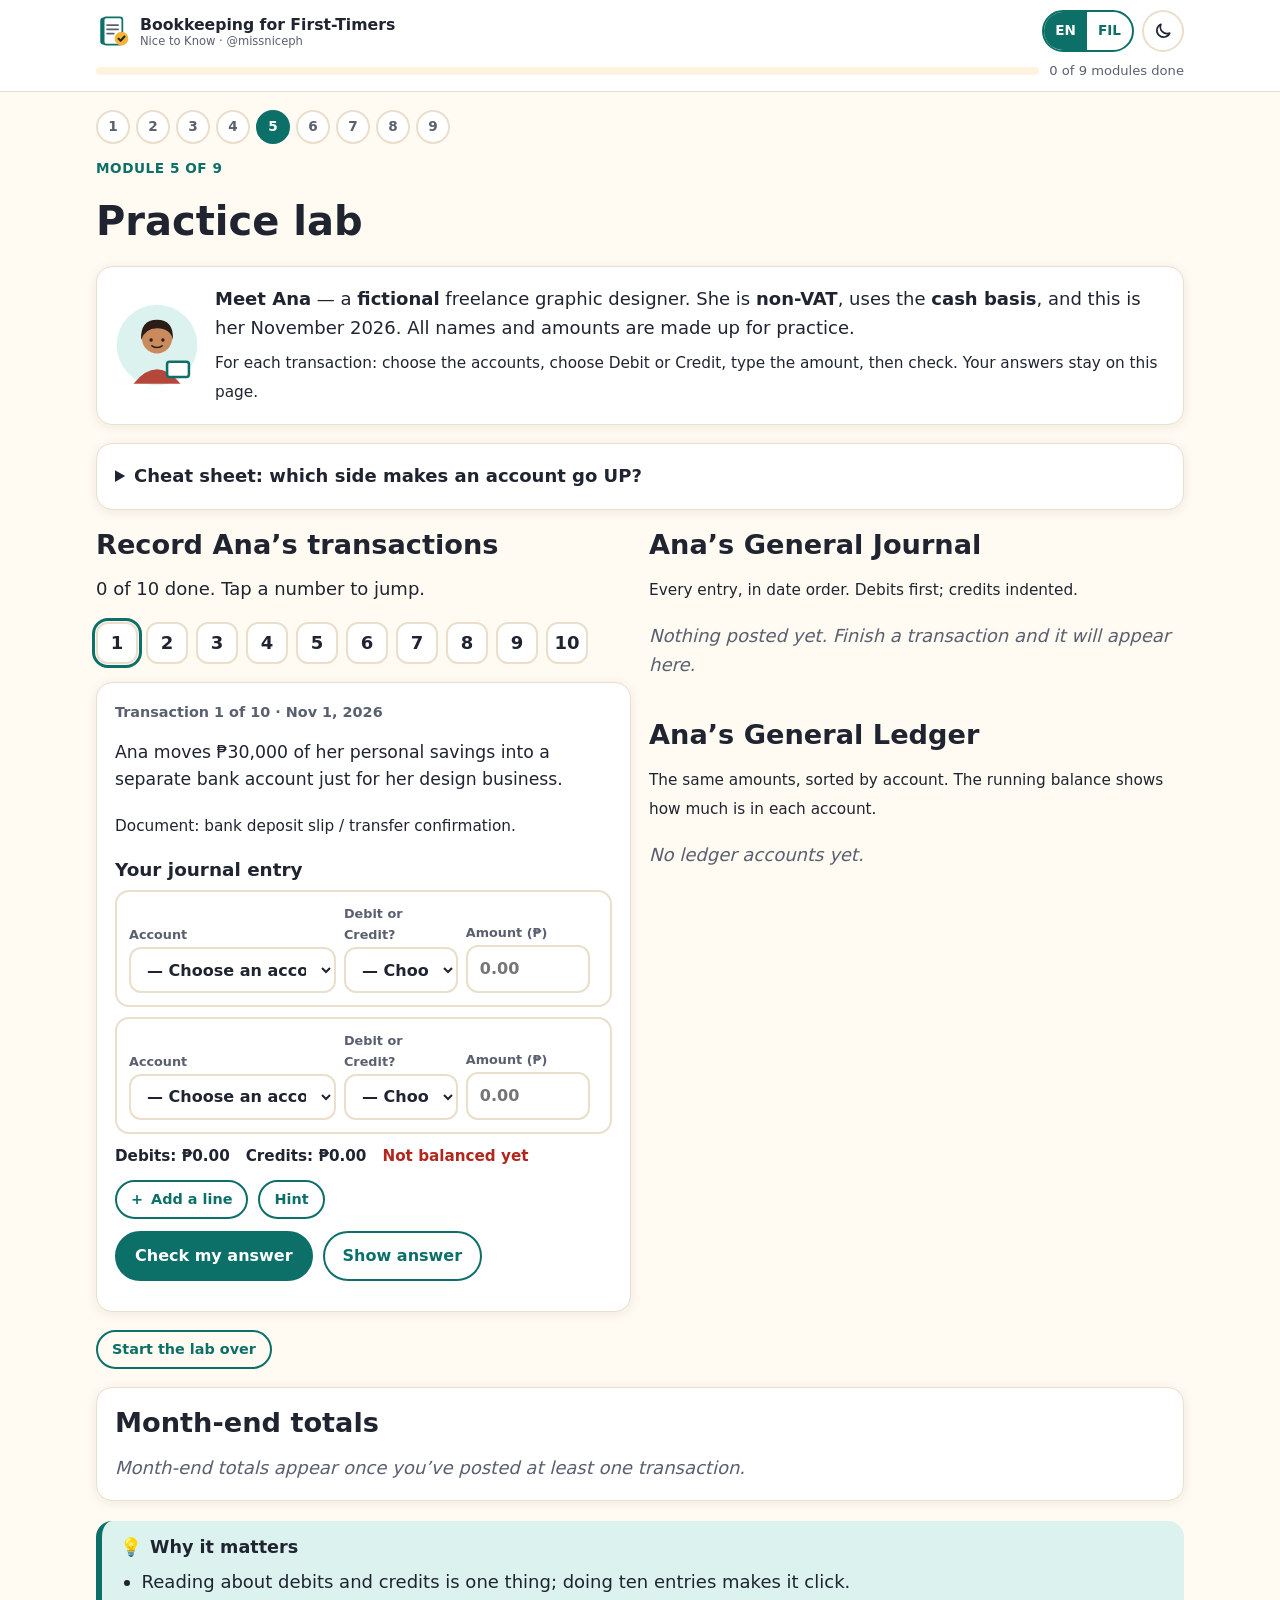
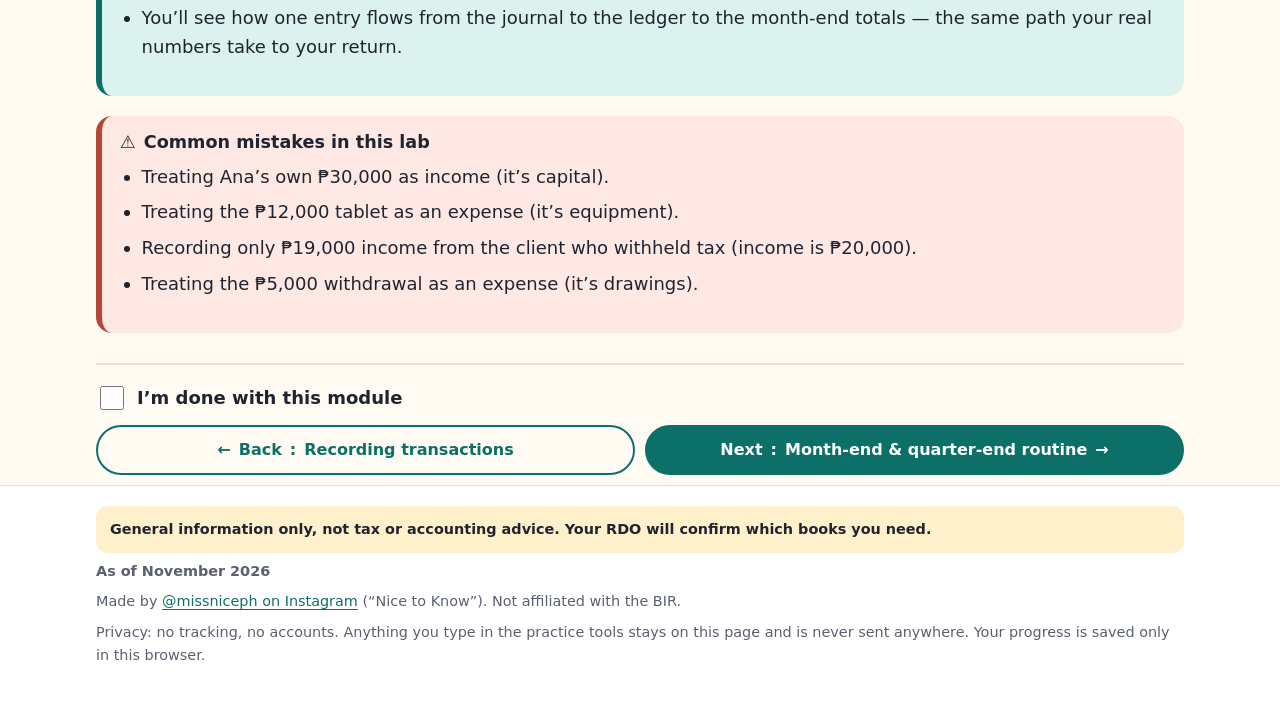
<file: practice-lab.html>
<!doctype html>
<html lang="en">
<head>
<meta charset="utf-8">
<meta name="viewport" content="width=device-width, initial-scale=1">
<title>Practice lab · Bookkeeping for First-Timers</title>
<meta name="description" content="Record 10 transactions for Ana, a fictional freelance graphic designer, and watch them post to the General Journal and ledger.">
<link rel="icon" href="favicon.svg" type="image/svg+xml">
<link rel="apple-touch-icon" href="apple-touch-icon.png">
<meta name="theme-color" content="#0d7068">
<meta property="og:type" content="website">
<meta property="og:site_name" content="Bookkeeping for First-Timers">
<meta property="og:title" content="Practice lab · Bookkeeping for First-Timers">
<meta property="og:description" content="Record 10 transactions for Ana, a fictional freelance graphic designer, and watch them post to the General Journal and ledger.">
<meta property="og:url" content="https://missniceph.github.io/bookkeeping-guide/practice-lab.html">
<meta property="og:image" content="https://missniceph.github.io/bookkeeping-guide/assets/img/share-card.png">
<meta property="og:image:width" content="1200">
<meta property="og:image:height" content="630">
<meta property="og:image:alt" content="Bookkeeping for First-Timers: a friendly guide to BIR books of accounts, in English and Filipino, by @missniceph">
<meta property="og:locale" content="en_PH">
<meta name="twitter:card" content="summary_large_image">
<link rel="stylesheet" href="assets/css/style.css">
<script src="assets/js/app.js"></script>
</head>
<body>
<main id="main" class="wrap wide">

  <h1><span lang="en">Practice lab</span><span lang="fil">Practice lab</span></h1>

  <div class="card" style="display:flex;gap:16px;align-items:center;flex-wrap:wrap">
    <!-- Ana: simple shapes only -->
    <svg viewBox="0 0 100 100" width="84" height="84" role="img" aria-label="Ana, a fictional freelance designer">
      <circle cx="50" cy="50" r="48" fill="var(--primary-soft)"/>
      <path d="M22 96 Q50 62 78 96 Z" fill="var(--coral)"/>
      <circle cx="50" cy="42" r="18" fill="#c98b5e"/>
      <path d="M31 44 Q30 20 50 20 Q70 20 69 44 Q66 30 50 30 Q36 30 31 44 Z" fill="#2b1d16"/>
      <circle cx="43" cy="44" r="2" fill="#2b1d16"/><circle cx="57" cy="44" r="2" fill="#2b1d16"/>
      <path d="M44 51 Q50 55 56 51" stroke="#2b1d16" stroke-width="2" fill="none" stroke-linecap="round"/>
      <rect x="62" y="70" width="26" height="18" rx="3" fill="var(--surface)" stroke="var(--primary)" stroke-width="3"/>
    </svg>
    <div style="flex:1;min-width:220px">
      <p style="margin:0 0 6px" lang="en"><strong>Meet Ana</strong> — a <strong>fictional</strong> freelance graphic designer. She is <strong>non-VAT</strong>, uses the <strong>cash basis</strong>, and this is her November 2026. All names and amounts are made up for practice.</p>
      <p style="margin:0 0 6px" lang="fil"><strong>Kilalanin si Ana</strong> — isang <strong>kunwaring</strong> freelance graphic designer. <strong>Non-VAT</strong> siya, <strong>cash basis</strong> ang gamit, at ito ang Nobyembre 2026 niya. Gawa-gawa lang ang lahat ng pangalan at halaga para sa practice.</p>
      <p style="margin:0" lang="en"><small>For each transaction: choose the accounts, choose Debit or Credit, type the amount, then check. Your answers stay on this page.</small></p>
      <p style="margin:0" lang="fil"><small>Sa bawat transaksyon: pumili ng account, pumili ng Debit o Credit, i-type ang halaga, tapos i-check. Nasa page lang na ito ang mga sagot mo.</small></p>
    </div>
  </div>

  <details class="card">
    <summary><strong lang="en">Cheat sheet: which side makes an account go UP?</strong><strong lang="fil">Cheat sheet: saang side TUMATAAS ang account?</strong></summary>
    <p style="margin-top:10px" lang="en"><span class="dr"><strong>Debit</strong></span> — Drawings, Expenses, Assets (Cash, Equipment, Creditable Withholding Tax). <span class="cr"><strong>Credit</strong></span> — Liabilities, Owner’s Capital, Income. The opposite side makes them go down.</p>
    <p style="margin-top:10px" lang="fil"><span class="dr"><strong>Debit</strong></span> — Drawings, Expenses, Assets (Cash, Equipment, Creditable Withholding Tax). <span class="cr"><strong>Credit</strong></span> — Liabilities, Owner’s Capital, Income. Sa kabilang side naman sila bumababa.</p>
  </details>

  <noscript><p class="box warn">The practice lab needs JavaScript turned on. / Kailangan ng JavaScript para gumana ang practice lab.</p></noscript>
  <div id="lab"></div>

  <section class="box why">
    <h2>💡 <span lang="en">Why it matters</span><span lang="fil">Bakit ito mahalaga?</span></h2>
    <ul lang="en">
      <li>Reading about debits and credits is one thing; doing ten entries makes it click.</li>
      <li>You’ll see how one entry flows from the journal to the ledger to the month-end totals — the same path your real numbers take to your return.</li>
    </ul>
    <ul lang="fil">
      <li>Iba ang nagbabasa lang tungkol sa debit at credit. Kapag nakagawa ka na ng sampung entry, doon mo talaga ito maiintindihan.</li>
      <li>Makikita mo kung paano dumadaloy ang isang entry mula journal papuntang ledger papuntang month-end totals — parehong daan na tinatahak ng totoong numero mo papunta sa return.</li>
    </ul>
  </section>
  <section class="box mistakes">
    <h2>⚠️ <span lang="en">Common mistakes in this lab</span><span lang="fil">Mga karaniwang pagkakamali sa lab na ito</span></h2>
    <ul lang="en">
      <li>Treating Ana’s own ₱30,000 as income (it’s capital).</li>
      <li>Treating the ₱12,000 tablet as an expense (it’s equipment).</li>
      <li>Recording only ₱19,000 income from the client who withheld tax (income is ₱20,000).</li>
      <li>Treating the ₱5,000 withdrawal as an expense (it’s drawings).</li>
    </ul>
    <ul lang="fil">
      <li>Itinuring na kita ang sariling ₱30,000 ni Ana (capital iyon).</li>
      <li>Itinuring na gastos ang ₱12,000 na tablet (equipment iyon).</li>
      <li>₱19,000 lang ang ni-record na kita mula sa client na nagkaltas ng buwis (₱20,000 ang kita).</li>
      <li>Itinuring na gastos ang ₱5,000 na kinuha ni Ana (drawings iyon).</li>
    </ul>
  </section>

</main>
<script src="assets/js/lab-data.js"></script>
<script src="assets/js/lab.js"></script>
</body>
</html>
</file>
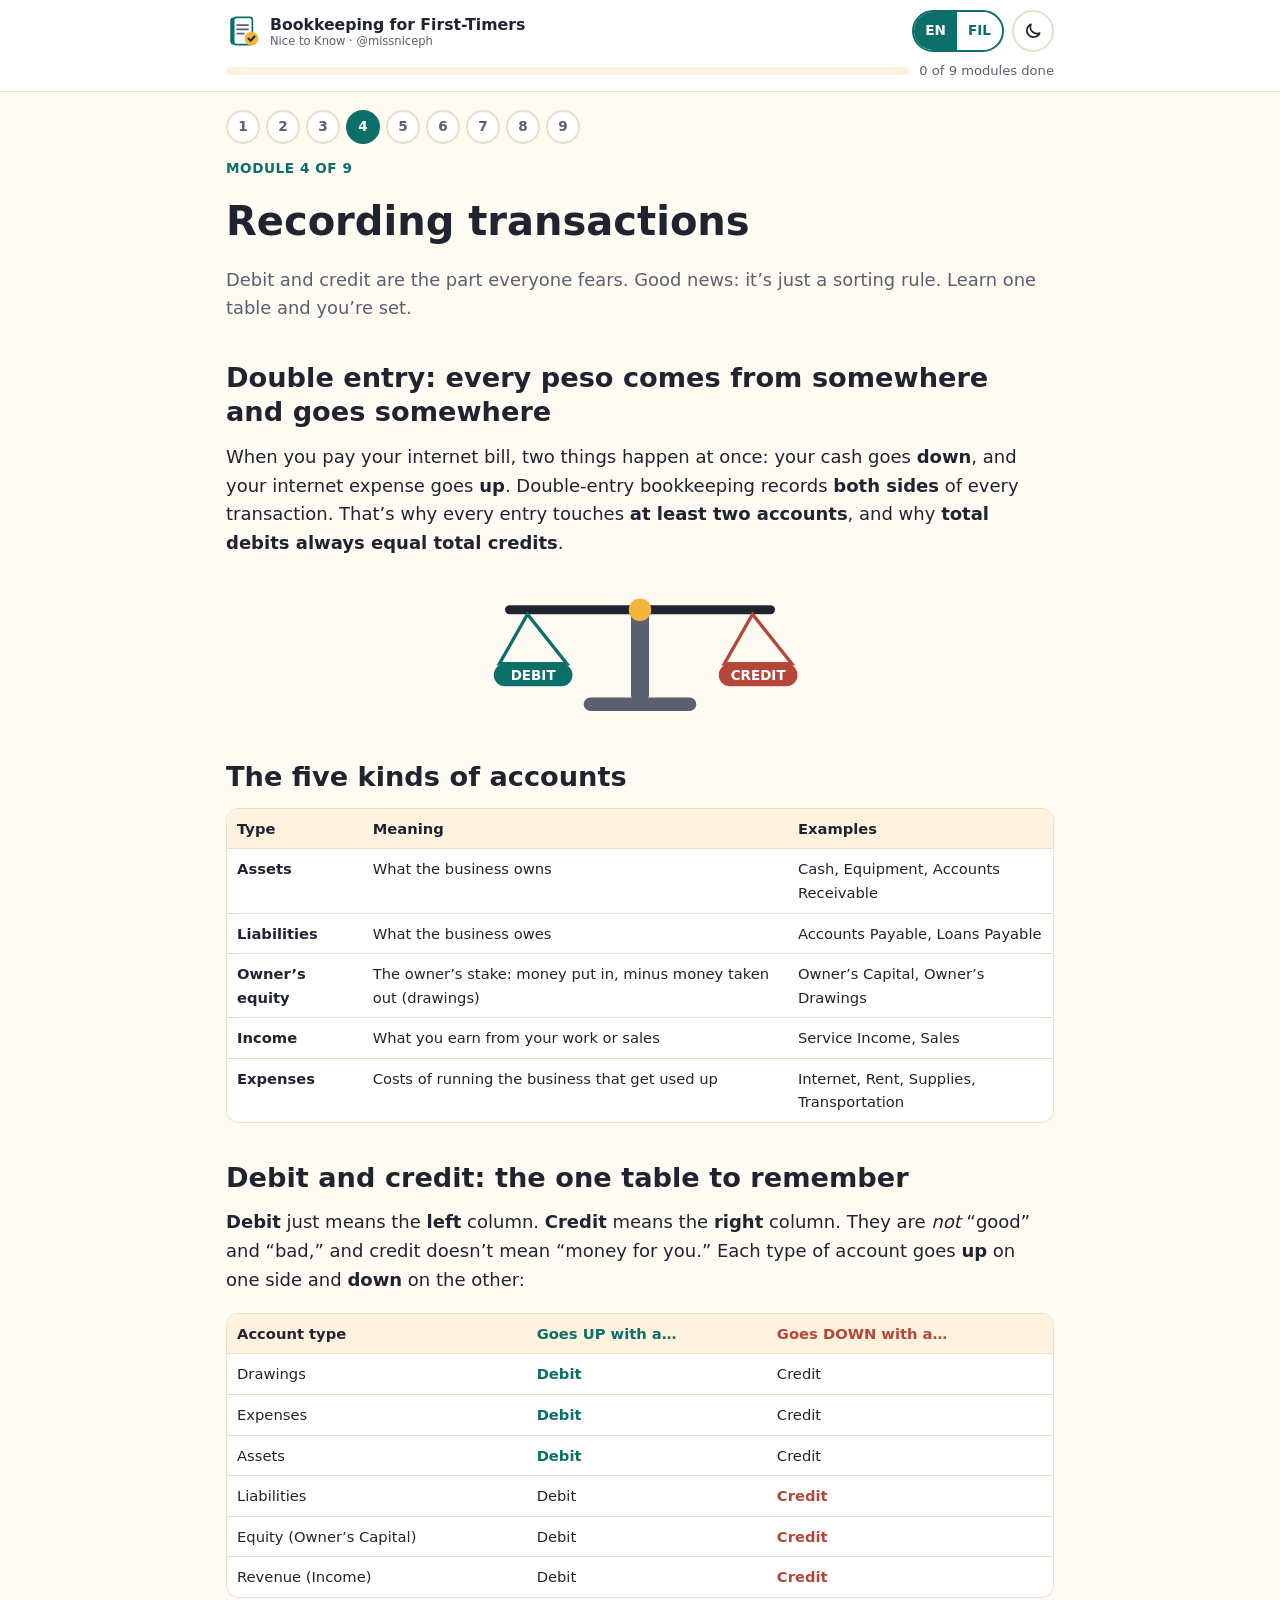
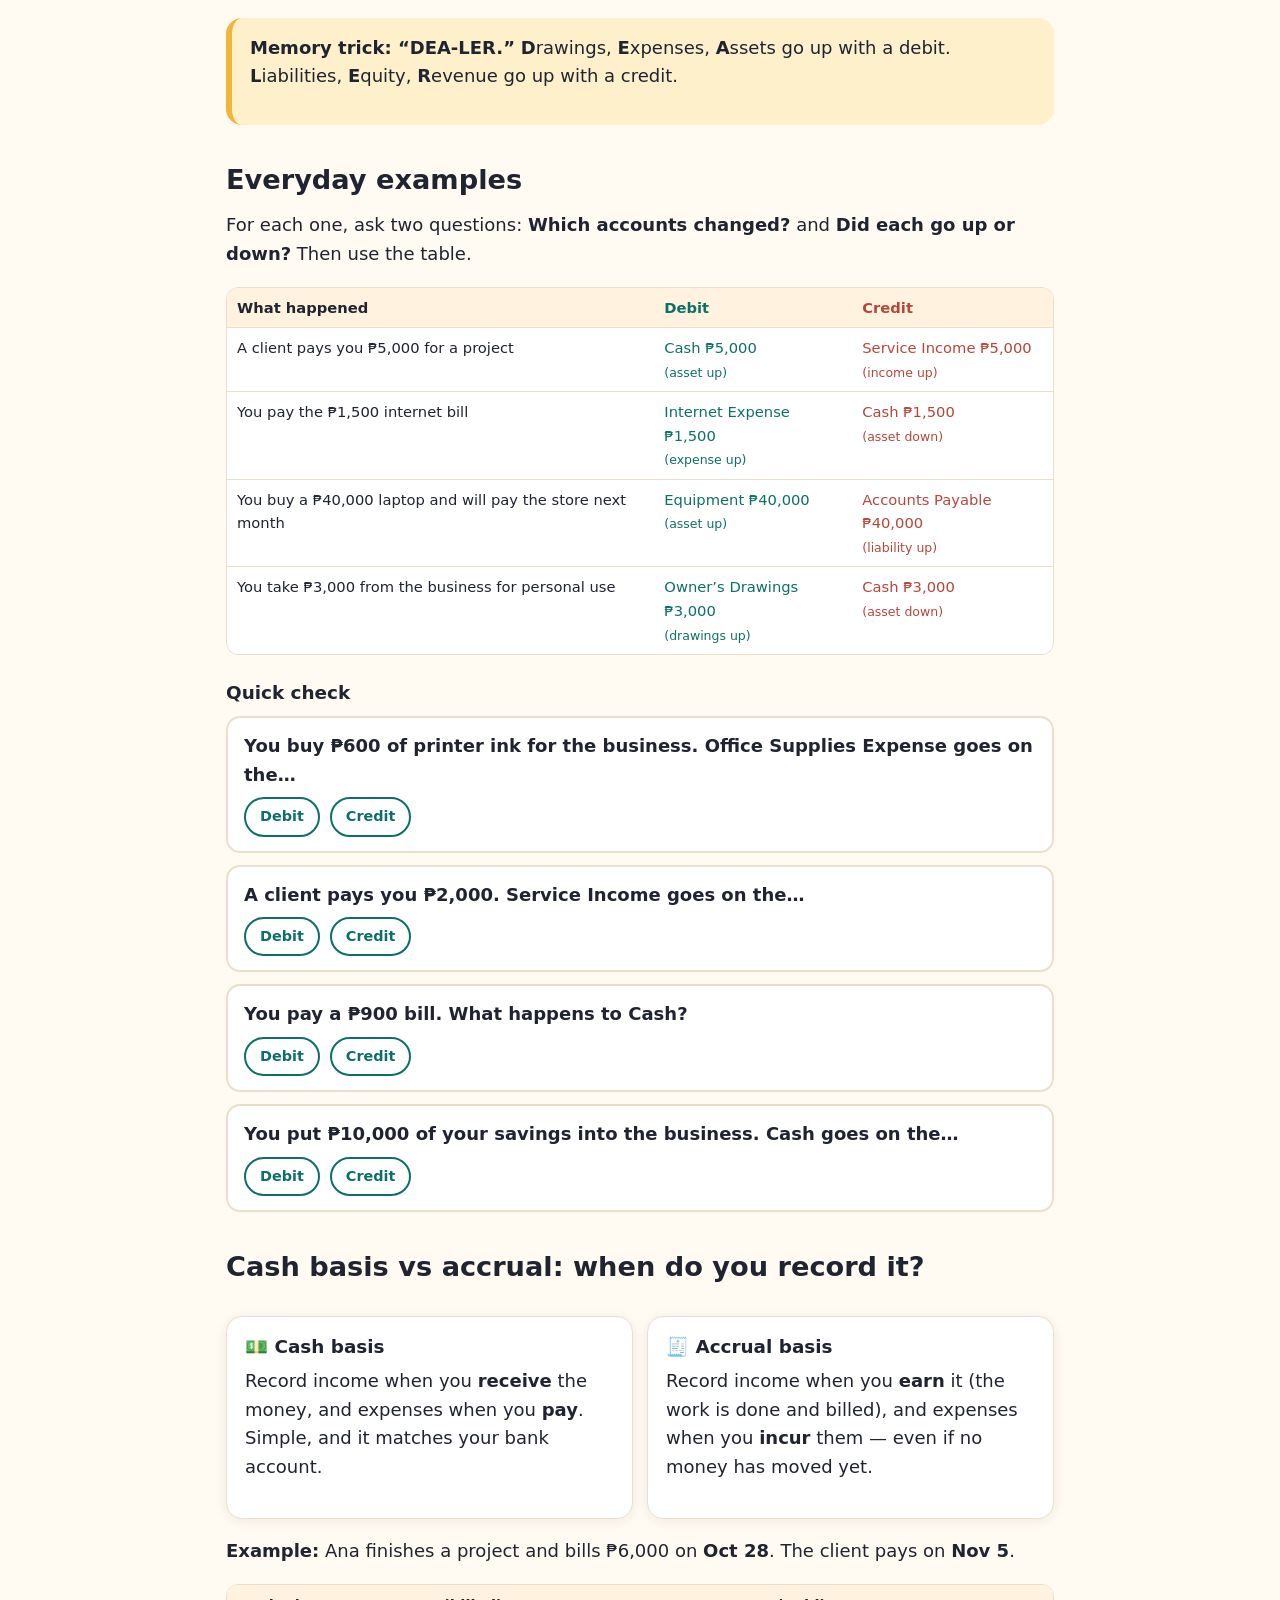
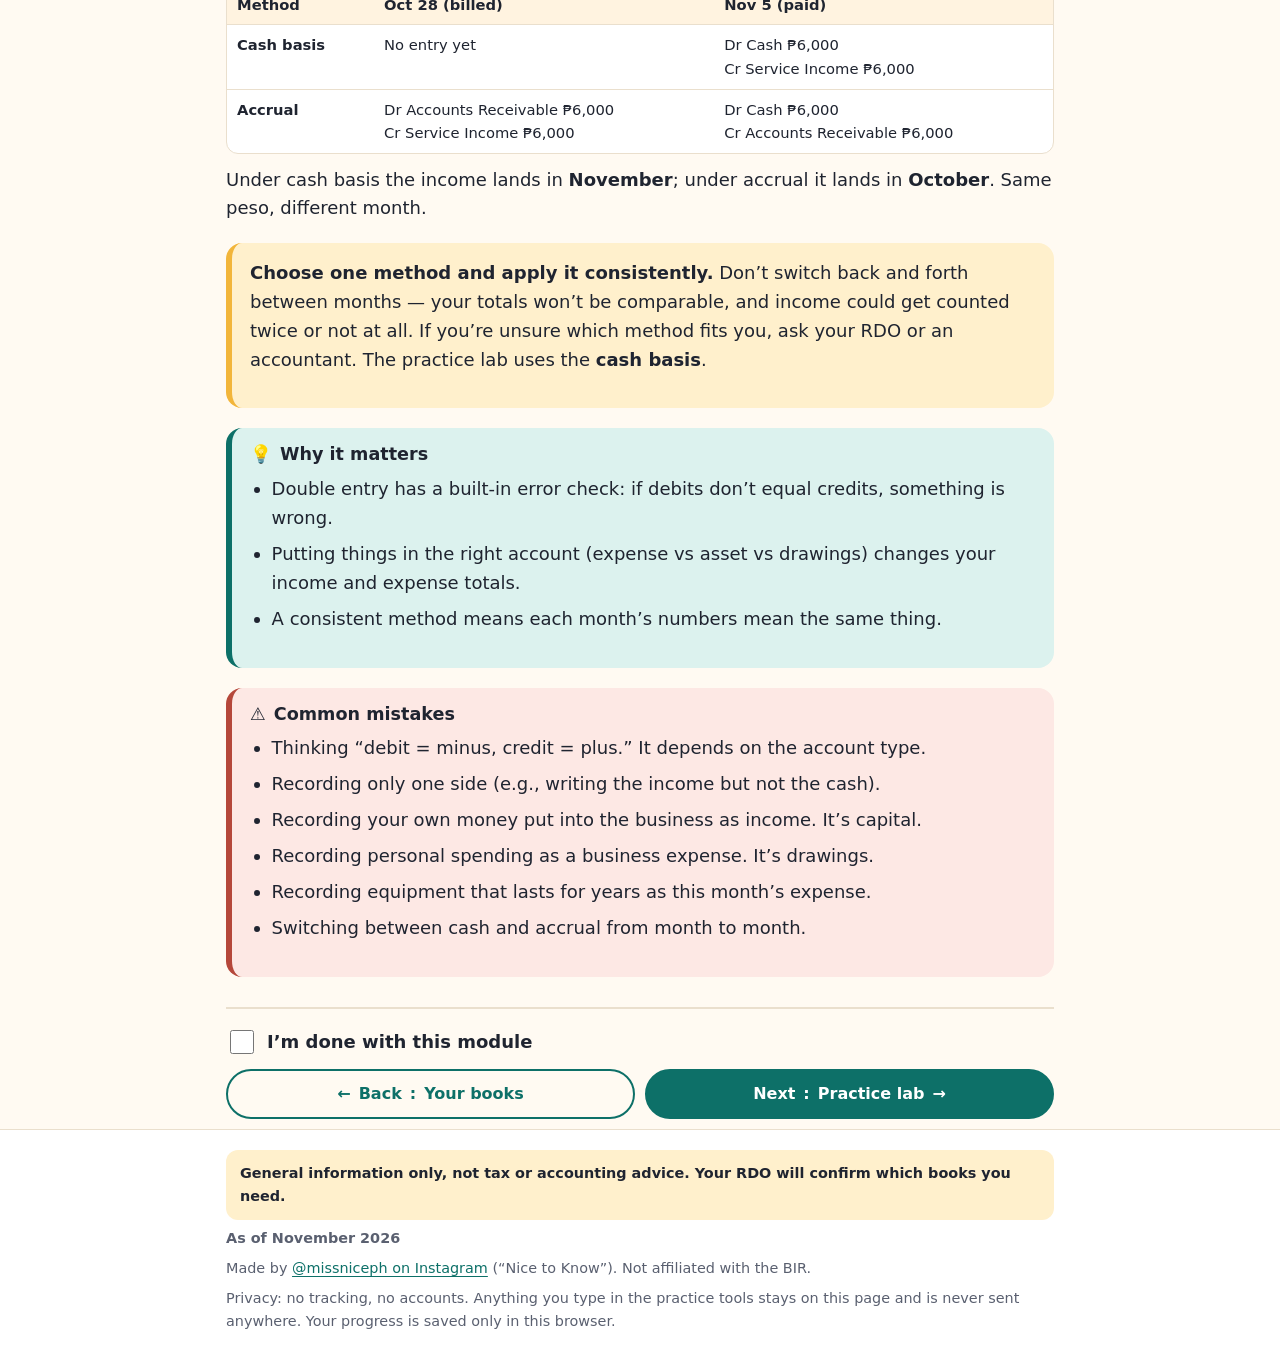
<file: recording.html>
<!doctype html>
<html lang="en">
<head>
<meta charset="utf-8">
<meta name="viewport" content="width=device-width, initial-scale=1">
<title>Recording transactions · Bookkeeping for First-Timers</title>
<meta name="description" content="Double-entry basics, debit and credit explained with everyday examples, and cash basis vs accrual.">
<link rel="icon" href="favicon.svg" type="image/svg+xml">
<link rel="apple-touch-icon" href="apple-touch-icon.png">
<meta name="theme-color" content="#0d7068">
<meta property="og:type" content="website">
<meta property="og:site_name" content="Bookkeeping for First-Timers">
<meta property="og:title" content="Recording transactions · Bookkeeping for First-Timers">
<meta property="og:description" content="Double-entry basics, debit and credit explained with everyday examples, and cash basis vs accrual.">
<meta property="og:url" content="https://missniceph.github.io/bookkeeping-guide/recording.html">
<meta property="og:image" content="https://missniceph.github.io/bookkeeping-guide/assets/img/share-card.png">
<meta property="og:image:width" content="1200">
<meta property="og:image:height" content="630">
<meta property="og:image:alt" content="Bookkeeping for First-Timers: a friendly guide to BIR books of accounts, in English and Filipino, by @missniceph">
<meta property="og:locale" content="en_PH">
<meta name="twitter:card" content="summary_large_image">
<link rel="stylesheet" href="assets/css/style.css">
<script src="assets/js/app.js"></script>
</head>
<body>
<main id="main" class="wrap">

  <h1><span lang="en">Recording transactions</span><span lang="fil">Pag-record ng mga transaksyon</span></h1>
  <p class="lead" lang="en">Debit and credit are the part everyone fears. Good news: it’s just a sorting rule. Learn one table and you’re set.</p>
  <p class="lead" lang="fil">Ang debit at credit ang pinakakinatatakutan ng lahat. Good news: patakaran lang ito sa pag-aayos. Kabisaduhin ang isang table at ayos ka na.</p>

  <h2><span lang="en">Double entry: every peso comes from somewhere and goes somewhere</span><span lang="fil">Double entry: bawat piso ay may pinanggalingan at pinuntahan</span></h2>
  <p lang="en">When you pay your internet bill, two things happen at once: your cash goes <strong>down</strong>, and your internet expense goes <strong>up</strong>. Double-entry bookkeeping records <strong>both sides</strong> of every transaction. That’s why every entry touches <strong>at least two accounts</strong>, and why <strong>total debits always equal total credits</strong>.</p>
  <p lang="fil">Kapag binayaran mo ang internet bill, dalawang bagay ang sabay na nangyayari: <strong>bumababa</strong> ang cash mo, at <strong>tumataas</strong> ang gastos mo sa internet. Sa double-entry bookkeeping, nire-record ang <strong>dalawang panig</strong> ng bawat transaksyon. Kaya bawat entry ay may <strong>hindi bababa sa dalawang account</strong>, at <strong>laging pantay ang kabuuang debit at kabuuang credit</strong>.</p>

  <!-- Balance scale illustration -->
  <svg viewBox="0 0 320 130" class="flow-ill" style="max-width:360px" role="img" aria-label="A balanced scale: debits on the left equal credits on the right">
    <rect x="152" y="30" width="16" height="80" rx="4" fill="var(--muted)"/>
    <rect x="110" y="108" width="100" height="12" rx="6" fill="var(--muted)"/>
    <rect x="40" y="26" width="240" height="8" rx="4" fill="var(--text)"/>
    <circle cx="160" cy="30" r="10" fill="var(--accent)"/>
    <path d="M60 34 L35 78 H95 Z" fill="none" stroke="var(--primary)" stroke-width="3"/>
    <path d="M260 34 L235 78 H295 Z" fill="none" stroke="var(--coral)" stroke-width="3"/>
    <rect x="30" y="78" width="70" height="20" rx="10" fill="var(--primary)"/>
    <rect x="230" y="78" width="70" height="20" rx="10" fill="var(--coral)"/>
    <text x="65" y="92" text-anchor="middle" font-family="system-ui,sans-serif" font-size="12" font-weight="800" fill="#fff">DEBIT</text>
    <text x="265" y="92" text-anchor="middle" font-family="system-ui,sans-serif" font-size="12" font-weight="800" fill="#fff">CREDIT</text>
  </svg>

  <h2><span lang="en">The five kinds of accounts</span><span lang="fil">Ang limang uri ng account</span></h2>
  <div class="table-wrap"><table>
    <thead><tr><th><span lang="en">Type</span><span lang="fil">Uri</span></th><th><span lang="en">Meaning</span><span lang="fil">Kahulugan</span></th><th><span lang="en">Examples</span><span lang="fil">Halimbawa</span></th></tr></thead>
    <tbody>
      <tr><td><strong>Assets</strong></td><td><span lang="en">What the business owns</span><span lang="fil">Ari-arian ng negosyo</span></td><td>Cash, Equipment, Accounts Receivable</td></tr>
      <tr><td><strong>Liabilities</strong></td><td><span lang="en">What the business owes</span><span lang="fil">Utang ng negosyo</span></td><td>Accounts Payable, Loans Payable</td></tr>
      <tr><td><strong>Owner’s equity</strong></td><td><span lang="en">The owner’s stake: money put in, minus money taken out (drawings)</span><span lang="fil">Bahagi ng may-ari: perang ipinasok, bawas ang perang kinuha (drawings)</span></td><td>Owner’s Capital, Owner’s Drawings</td></tr>
      <tr><td><strong>Income</strong></td><td><span lang="en">What you earn from your work or sales</span><span lang="fil">Kinikita mo mula sa trabaho o benta</span></td><td>Service Income, Sales</td></tr>
      <tr><td><strong>Expenses</strong></td><td><span lang="en">Costs of running the business that get used up</span><span lang="fil">Gastos sa pagpapatakbo ng negosyo na nauubos</span></td><td>Internet, Rent, Supplies, Transportation</td></tr>
    </tbody>
  </table></div>

  <h2><span lang="en">Debit and credit: the one table to remember</span><span lang="fil">Debit at credit: ang isang table na dapat tandaan</span></h2>
  <p lang="en"><strong>Debit</strong> just means the <strong>left</strong> column. <strong>Credit</strong> means the <strong>right</strong> column. They are <em>not</em> “good” and “bad,” and credit doesn’t mean “money for you.” Each type of account goes <strong>up</strong> on one side and <strong>down</strong> on the other:</p>
  <p lang="fil">Ang <strong>debit</strong> ay ang <strong>kaliwang</strong> column lang. Ang <strong>credit</strong> ay ang <strong>kanang</strong> column. <em>Hindi</em> ibig sabihin ay “maganda” o “masama,” at hindi rin “pera para sa iyo” ang credit. Bawat uri ng account ay <strong>tumataas</strong> sa isang side at <strong>bumababa</strong> sa kabila:</p>
  <div class="table-wrap"><table>
    <thead><tr><th><span lang="en">Account type</span><span lang="fil">Uri ng account</span></th><th class="dr"><span lang="en">Goes UP with a…</span><span lang="fil">TUMATAAS sa…</span></th><th class="cr"><span lang="en">Goes DOWN with a…</span><span lang="fil">BUMABABA sa…</span></th></tr></thead>
    <tbody>
      <tr><td>Drawings</td><td class="dr"><strong>Debit</strong></td><td>Credit</td></tr>
      <tr><td>Expenses</td><td class="dr"><strong>Debit</strong></td><td>Credit</td></tr>
      <tr><td>Assets</td><td class="dr"><strong>Debit</strong></td><td>Credit</td></tr>
      <tr><td>Liabilities</td><td>Debit</td><td class="cr"><strong>Credit</strong></td></tr>
      <tr><td>Equity (Owner’s Capital)</td><td>Debit</td><td class="cr"><strong>Credit</strong></td></tr>
      <tr><td>Revenue (Income)</td><td>Debit</td><td class="cr"><strong>Credit</strong></td></tr>
    </tbody>
  </table></div>
  <div class="box note">
    <p lang="en"><strong>Memory trick: “DEA-LER.”</strong> <strong>D</strong>rawings, <strong>E</strong>xpenses, <strong>A</strong>ssets go up with a debit. <strong>L</strong>iabilities, <strong>E</strong>quity, <strong>R</strong>evenue go up with a credit.</p>
    <p lang="fil"><strong>Pantanda: “DEA-LER.”</strong> Ang <strong>D</strong>rawings, <strong>E</strong>xpenses, <strong>A</strong>ssets ay tumataas sa debit. Ang <strong>L</strong>iabilities, <strong>E</strong>quity, <strong>R</strong>evenue ay tumataas sa credit.</p>
  </div>

  <h2><span lang="en">Everyday examples</span><span lang="fil">Mga pang-araw-araw na halimbawa</span></h2>
  <p lang="en">For each one, ask two questions: <strong>Which accounts changed?</strong> and <strong>Did each go up or down?</strong> Then use the table.</p>
  <p lang="fil">Sa bawat isa, dalawang tanong: <strong>Aling mga account ang nagbago?</strong> at <strong>Tumaas ba o bumaba ang bawat isa?</strong> Tapos gamitin ang table.</p>
  <div class="table-wrap"><table>
    <thead><tr><th><span lang="en">What happened</span><span lang="fil">Ano ang nangyari</span></th><th class="dr">Debit</th><th class="cr">Credit</th></tr></thead>
    <tbody>
      <tr><td><span lang="en">A client pays you ₱5,000 for a project</span><span lang="fil">Binayaran ka ng client ng ₱5,000 para sa project</span></td><td class="dr">Cash ₱5,000<br><small><span lang="en">(asset up)</span><span lang="fil">(tumaas ang asset)</span></small></td><td class="cr">Service Income ₱5,000<br><small><span lang="en">(income up)</span><span lang="fil">(tumaas ang kita)</span></small></td></tr>
      <tr><td><span lang="en">You pay the ₱1,500 internet bill</span><span lang="fil">Binayaran mo ang ₱1,500 na internet bill</span></td><td class="dr">Internet Expense ₱1,500<br><small><span lang="en">(expense up)</span><span lang="fil">(tumaas ang gastos)</span></small></td><td class="cr">Cash ₱1,500<br><small><span lang="en">(asset down)</span><span lang="fil">(bumaba ang asset)</span></small></td></tr>
      <tr><td><span lang="en">You buy a ₱40,000 laptop and will pay the store next month</span><span lang="fil">Bumili ka ng ₱40,000 na laptop at sa susunod na buwan mo babayaran ang tindahan</span></td><td class="dr">Equipment ₱40,000<br><small><span lang="en">(asset up)</span><span lang="fil">(tumaas ang asset)</span></small></td><td class="cr">Accounts Payable ₱40,000<br><small><span lang="en">(liability up)</span><span lang="fil">(tumaas ang utang)</span></small></td></tr>
      <tr><td><span lang="en">You take ₱3,000 from the business for personal use</span><span lang="fil">Kumuha ka ng ₱3,000 sa negosyo para sa personal na gamit</span></td><td class="dr">Owner’s Drawings ₱3,000<br><small><span lang="en">(drawings up)</span><span lang="fil">(tumaas ang drawings)</span></small></td><td class="cr">Cash ₱3,000<br><small><span lang="en">(asset down)</span><span lang="fil">(bumaba ang asset)</span></small></td></tr>
    </tbody>
  </table></div>

  <h3><span lang="en">Quick check</span><span lang="fil">Quick check</span></h3>
  <div class="quiz" data-answer="dr">
    <p><span lang="en">You buy ₱600 of printer ink for the business. <strong>Office Supplies Expense</strong> goes on the…</span><span lang="fil">Bumili ka ng ₱600 na printer ink para sa negosyo. Ang <strong>Office Supplies Expense</strong> ay nasa…</span></p>
    <div class="btn-row"><button type="button" class="btn ghost small" data-pick="dr">Debit</button><button type="button" class="btn ghost small" data-pick="cr">Credit</button></div>
    <span class="why-text"><span lang="en">Expenses go up with a debit. (Cash goes down → credit.)</span><span lang="fil">Ang expense ay tumataas sa debit. (Bumaba ang Cash → credit.)</span></span>
    <div class="result" aria-live="polite"></div>
  </div>
  <div class="quiz" data-answer="cr">
    <p><span lang="en">A client pays you ₱2,000. <strong>Service Income</strong> goes on the…</span><span lang="fil">Binayaran ka ng client ng ₱2,000. Ang <strong>Service Income</strong> ay nasa…</span></p>
    <div class="btn-row"><button type="button" class="btn ghost small" data-pick="dr">Debit</button><button type="button" class="btn ghost small" data-pick="cr">Credit</button></div>
    <span class="why-text"><span lang="en">Income goes up with a credit. (Cash goes up → debit.)</span><span lang="fil">Ang income ay tumataas sa credit. (Tumaas ang Cash → debit.)</span></span>
    <div class="result" aria-live="polite"></div>
  </div>
  <div class="quiz" data-answer="cr">
    <p><span lang="en">You pay a ₱900 bill. What happens to <strong>Cash</strong>?</span><span lang="fil">Nagbayad ka ng ₱900 na bill. Ano ang mangyayari sa <strong>Cash</strong>?</span></p>
    <div class="btn-row"><button type="button" class="btn ghost small" data-pick="dr">Debit</button><button type="button" class="btn ghost small" data-pick="cr">Credit</button></div>
    <span class="why-text"><span lang="en">Cash is an asset and it went down, so it’s a credit.</span><span lang="fil">Asset ang Cash at bumaba ito, kaya credit.</span></span>
    <div class="result" aria-live="polite"></div>
  </div>
  <div class="quiz" data-answer="dr">
    <p><span lang="en">You put ₱10,000 of your savings into the business. <strong>Cash</strong> goes on the…</span><span lang="fil">Nagpasok ka ng ₱10,000 mula sa savings mo sa negosyo. Ang <strong>Cash</strong> ay nasa…</span></p>
    <div class="btn-row"><button type="button" class="btn ghost small" data-pick="dr">Debit</button><button type="button" class="btn ghost small" data-pick="cr">Credit</button></div>
    <span class="why-text"><span lang="en">Cash (asset) went up → debit. Owner’s Capital went up → credit. It’s not income!</span><span lang="fil">Tumaas ang Cash (asset) → debit. Tumaas ang Owner’s Capital → credit. Hindi ito kita!</span></span>
    <div class="result" aria-live="polite"></div>
  </div>

  <h2><span lang="en">Cash basis vs accrual: when do you record it?</span><span lang="fil">Cash basis vs accrual: kailan mo ito ire-record?</span></h2>
  <div class="two-col">
    <div class="card">
      <h3 style="margin-top:0">💵 <span lang="en">Cash basis</span><span lang="fil">Cash basis</span></h3>
      <p lang="en">Record income when you <strong>receive</strong> the money, and expenses when you <strong>pay</strong>. Simple, and it matches your bank account.</p>
      <p lang="fil">I-record ang kita kapag <strong>natanggap</strong> mo na ang pera, at ang gastos kapag <strong>nabayaran</strong> mo na. Simple, at tugma sa bank account mo.</p>
    </div>
    <div class="card">
      <h3 style="margin-top:0">🧾 <span lang="en">Accrual basis</span><span lang="fil">Accrual basis</span></h3>
      <p lang="en">Record income when you <strong>earn</strong> it (the work is done and billed), and expenses when you <strong>incur</strong> them — even if no money has moved yet.</p>
      <p lang="fil">I-record ang kita kapag <strong>kinita</strong> mo na (tapos na ang trabaho at na-bill na), at ang gastos kapag <strong>nagkaroon</strong> ka na nito — kahit wala pang perang gumagalaw.</p>
    </div>
  </div>
  <p lang="en"><strong>Example:</strong> Ana finishes a project and bills ₱6,000 on <strong>Oct 28</strong>. The client pays on <strong>Nov 5</strong>.</p>
  <p lang="fil"><strong>Halimbawa:</strong> Natapos ni Ana ang project at nag-bill ng ₱6,000 noong <strong>Okt 28</strong>. Nagbayad ang client noong <strong>Nob 5</strong>.</p>
  <div class="table-wrap"><table>
    <thead><tr><th><span lang="en">Method</span><span lang="fil">Paraan</span></th><th><span lang="en">Oct 28 (billed)</span><span lang="fil">Okt 28 (na-bill)</span></th><th><span lang="en">Nov 5 (paid)</span><span lang="fil">Nob 5 (nabayaran)</span></th></tr></thead>
    <tbody>
      <tr><td><strong>Cash basis</strong></td><td><span lang="en">No entry yet</span><span lang="fil">Wala pang entry</span></td><td>Dr Cash ₱6,000<br>Cr Service Income ₱6,000</td></tr>
      <tr><td><strong>Accrual</strong></td><td>Dr Accounts Receivable ₱6,000<br>Cr Service Income ₱6,000</td><td>Dr Cash ₱6,000<br>Cr Accounts Receivable ₱6,000</td></tr>
    </tbody>
  </table></div>
  <p lang="en">Under cash basis the income lands in <strong>November</strong>; under accrual it lands in <strong>October</strong>. Same peso, different month.</p>
  <p lang="fil">Sa cash basis, sa <strong>Nobyembre</strong> napupunta ang kita; sa accrual, sa <strong>Oktubre</strong>. Parehong piso, ibang buwan.</p>
  <div class="box note">
    <p lang="en"><strong>Choose one method and apply it consistently.</strong> Don’t switch back and forth between months — your totals won’t be comparable, and income could get counted twice or not at all. If you’re unsure which method fits you, ask your RDO or an accountant. The practice lab uses the <strong>cash basis</strong>.</p>
    <p lang="fil"><strong>Pumili ng isang paraan at gamitin ito nang tuloy-tuloy.</strong> Huwag magpalipat-lipat bawat buwan — hindi na maikukumpara ang mga total mo, at pwedeng madoble o hindi mabilang ang kita. Kung hindi ka sigurado kung alin ang bagay sa iyo, magtanong sa RDO mo o sa accountant. Sa practice lab, <strong>cash basis</strong> ang gamit.</p>
  </div>

  <section class="box why">
    <h2>💡 <span lang="en">Why it matters</span><span lang="fil">Bakit ito mahalaga?</span></h2>
    <ul lang="en">
      <li>Double entry has a built-in error check: if debits don’t equal credits, something is wrong.</li>
      <li>Putting things in the right account (expense vs asset vs drawings) changes your income and expense totals.</li>
      <li>A consistent method means each month’s numbers mean the same thing.</li>
    </ul>
    <ul lang="fil">
      <li>May built-in na error check ang double entry: kapag hindi pantay ang debit at credit, may mali.</li>
      <li>Ang paglagay sa tamang account (expense vs asset vs drawings) ay nakakaapekto sa total ng kita at gastos mo.</li>
      <li>Kapag consistent ang paraan, pareho ang ibig sabihin ng mga numero bawat buwan.</li>
    </ul>
  </section>
  <section class="box mistakes">
    <h2>⚠️ <span lang="en">Common mistakes</span><span lang="fil">Mga karaniwang pagkakamali</span></h2>
    <ul lang="en">
      <li>Thinking “debit = minus, credit = plus.” It depends on the account type.</li>
      <li>Recording only one side (e.g., writing the income but not the cash).</li>
      <li>Recording your own money put into the business as income. It’s capital.</li>
      <li>Recording personal spending as a business expense. It’s drawings.</li>
      <li>Recording equipment that lasts for years as this month’s expense.</li>
      <li>Switching between cash and accrual from month to month.</li>
    </ul>
    <ul lang="fil">
      <li>Akalang “debit = bawas, credit = dagdag.” Depende ito sa uri ng account.</li>
      <li>Isang side lang ang nire-record (hal. isinulat ang kita pero hindi ang cash).</li>
      <li>Itinuturing na kita ang sarili mong perang ipinasok sa negosyo. Capital iyon.</li>
      <li>Itinuturing na business expense ang personal na gastos. Drawings iyon.</li>
      <li>Itinuturing na gastos ngayong buwan ang equipment na ilang taon gagamitin.</li>
      <li>Pagpapalipat-lipat sa cash at accrual bawat buwan.</li>
    </ul>
  </section>

</main>
</body>
</html>
</file>
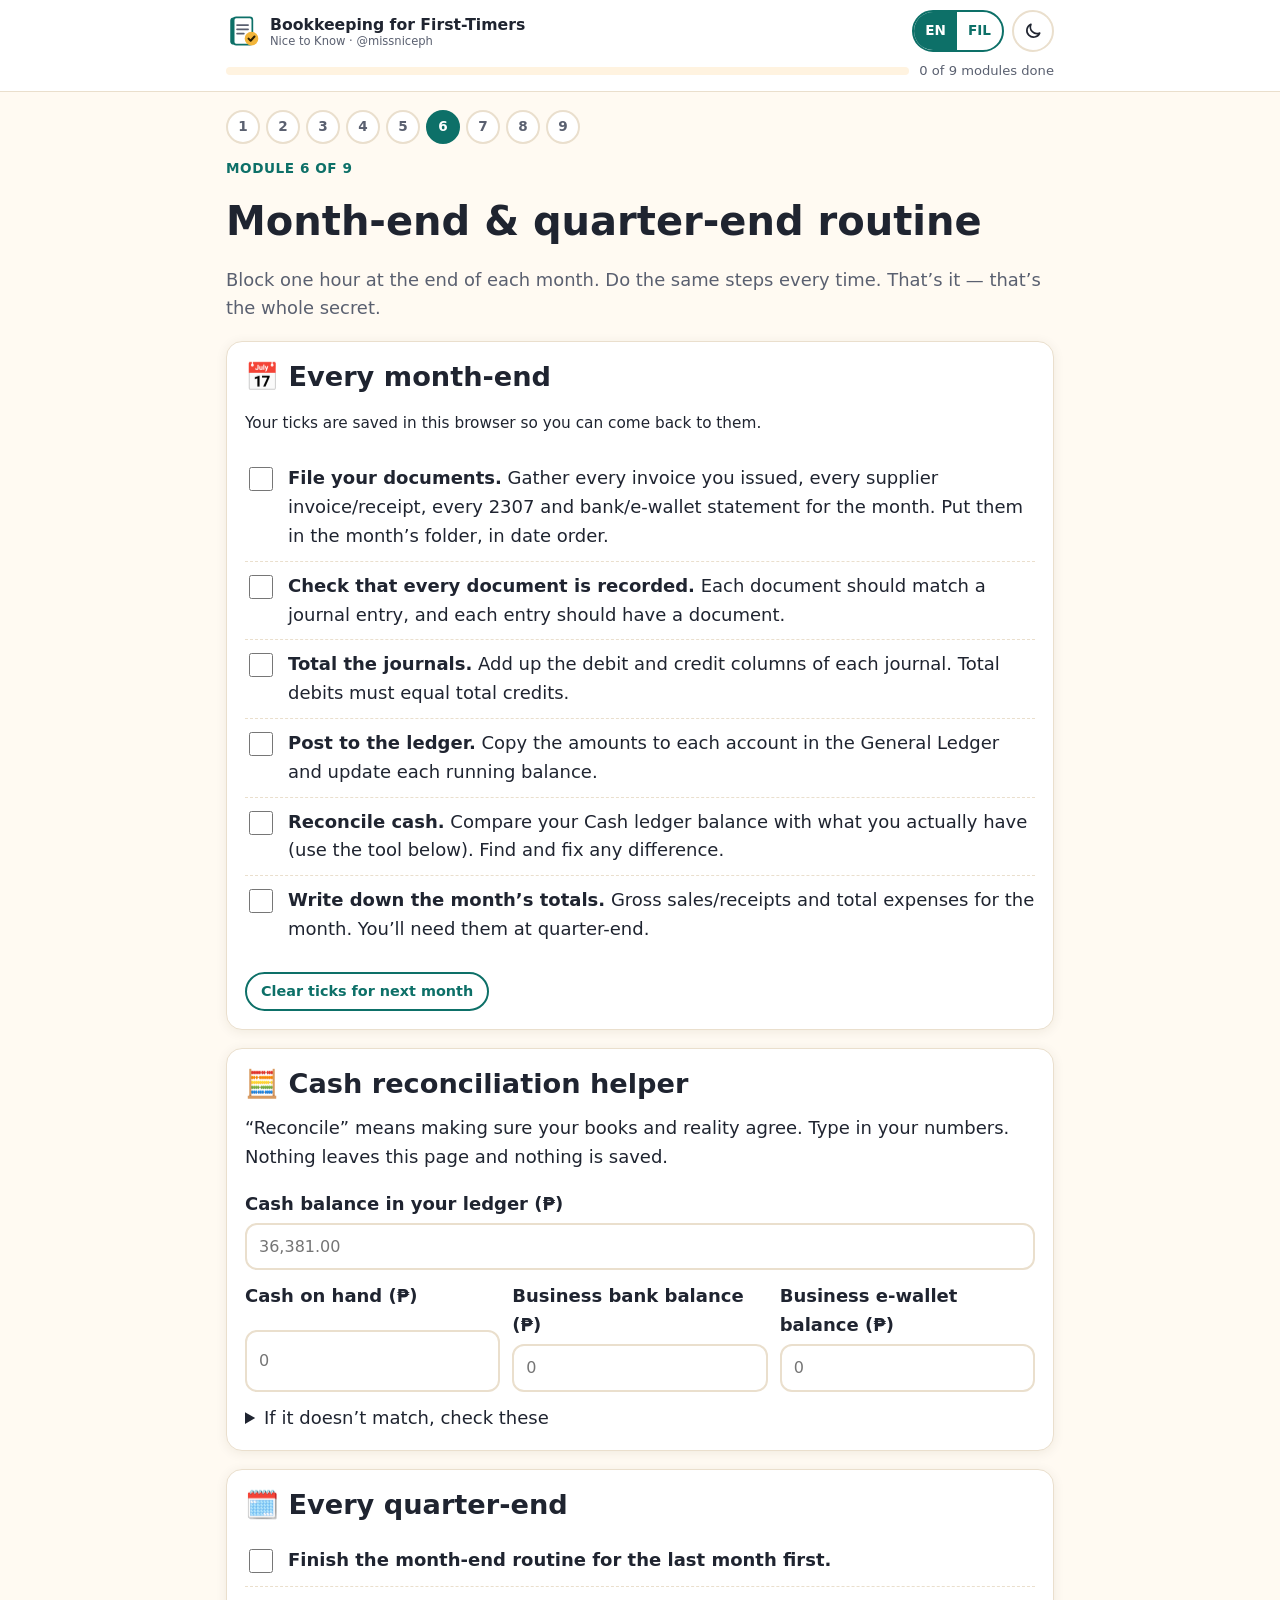
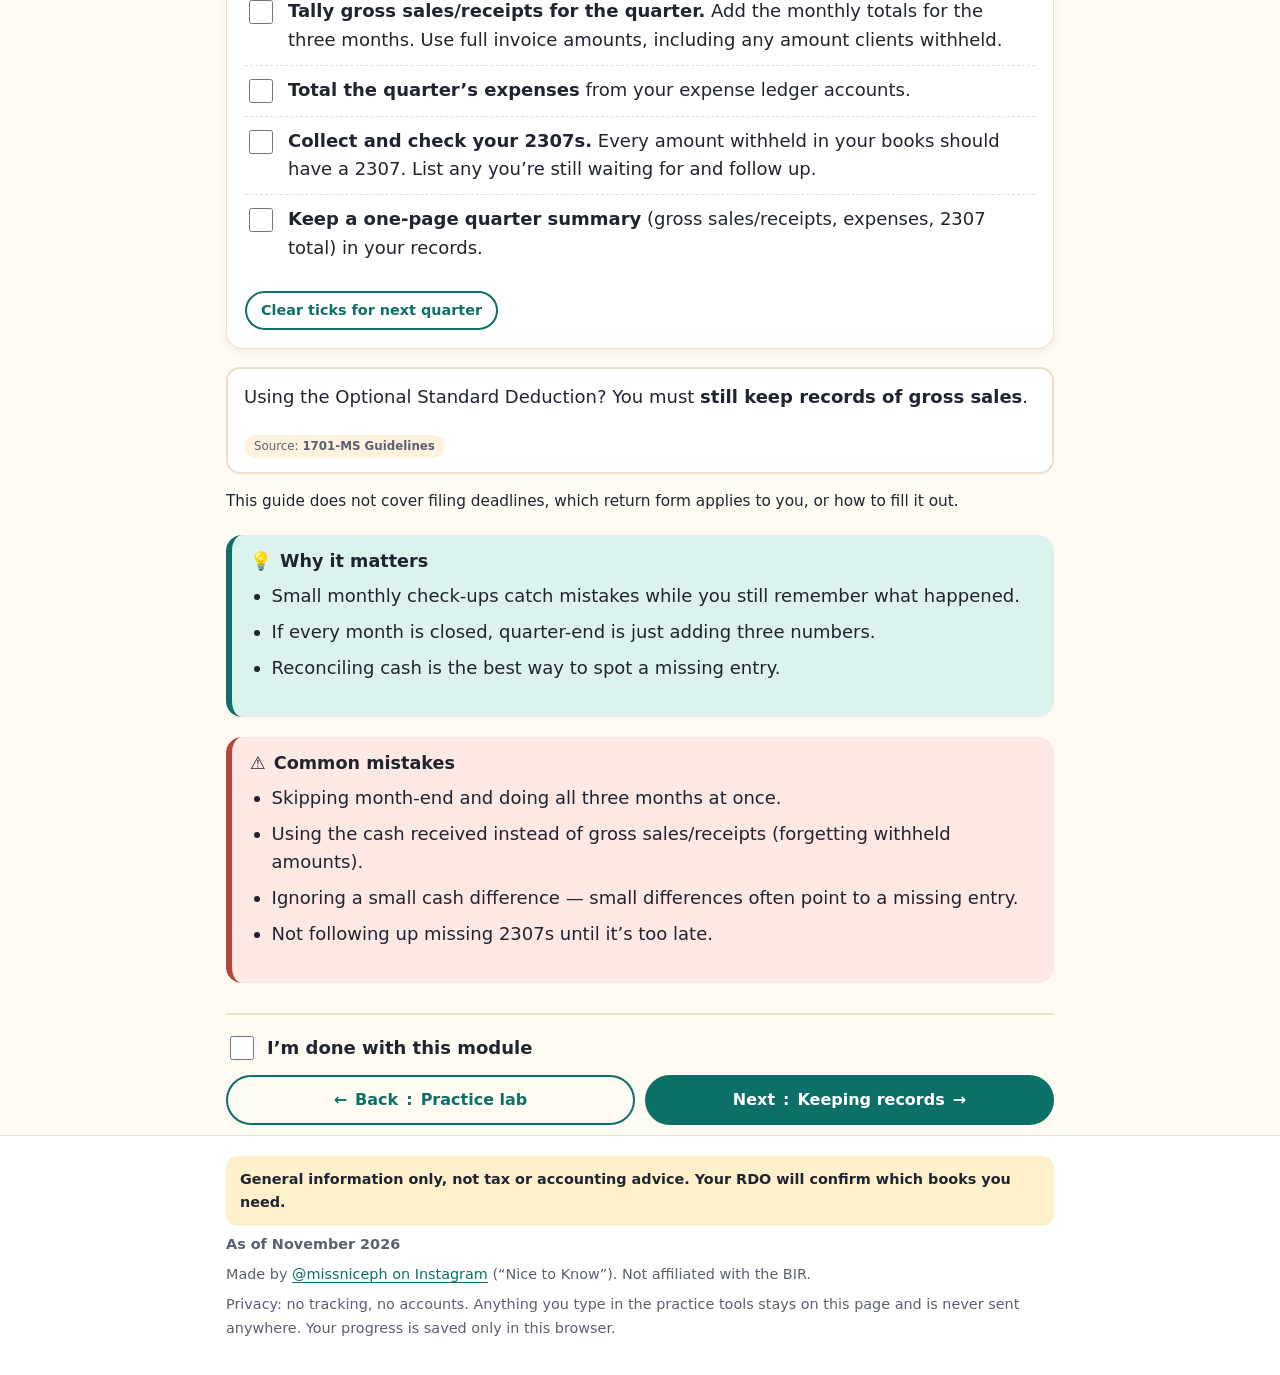
<file: routine.html>
<!doctype html>
<html lang="en">
<head>
<meta charset="utf-8">
<meta name="viewport" content="width=device-width, initial-scale=1">
<title>Month-end routine · Bookkeeping for First-Timers</title>
<meta name="description" content="A simple month-end and quarter-end checklist: file documents, total the journals, post to the ledger, reconcile cash, tally gross sales.">
<link rel="icon" href="favicon.svg" type="image/svg+xml">
<link rel="apple-touch-icon" href="apple-touch-icon.png">
<meta name="theme-color" content="#0d7068">
<meta property="og:type" content="website">
<meta property="og:site_name" content="Bookkeeping for First-Timers">
<meta property="og:title" content="Month-end routine · Bookkeeping for First-Timers">
<meta property="og:description" content="A simple month-end and quarter-end checklist: file documents, total the journals, post to the ledger, reconcile cash, tally gross sales.">
<meta property="og:url" content="https://missniceph.github.io/bookkeeping-guide/routine.html">
<meta property="og:image" content="https://missniceph.github.io/bookkeeping-guide/assets/img/share-card.png">
<meta property="og:image:width" content="1200">
<meta property="og:image:height" content="630">
<meta property="og:image:alt" content="Bookkeeping for First-Timers: a friendly guide to BIR books of accounts, in English and Filipino, by @missniceph">
<meta property="og:locale" content="en_PH">
<meta name="twitter:card" content="summary_large_image">
<link rel="stylesheet" href="assets/css/style.css">
<script src="assets/js/app.js"></script>
</head>
<body>
<main id="main" class="wrap">

  <h1><span lang="en">Month-end & quarter-end routine</span><span lang="fil">Routine sa katapusan ng buwan at quarter</span></h1>
  <p class="lead" lang="en">Block one hour at the end of each month. Do the same steps every time. That’s it — that’s the whole secret.</p>
  <p class="lead" lang="fil">Maglaan ng isang oras sa katapusan ng bawat buwan. Parehong hakbang lagi. Iyon lang — iyon ang buong sikreto.</p>

  <div class="card">
    <h2 style="margin-top:0">📅 <span lang="en">Every month-end</span><span lang="fil">Tuwing katapusan ng buwan</span></h2>
    <p><small lang="en">Your ticks are saved in this browser so you can come back to them.</small><small lang="fil">Naka-save sa browser na ito ang mga tsek mo para mabalikan mo.</small></p>
    <ul class="checklist" data-save="monthly">
      <li><label><input type="checkbox"><span><strong lang="en">File your documents.</strong><strong lang="fil">I-file ang mga dokumento.</strong> <span lang="en">Gather every invoice you issued, every supplier invoice/receipt, every 2307 and bank/e-wallet statement for the month. Put them in the month’s folder, in date order.</span><span lang="fil">Tipunin ang bawat invoice na in-issue mo, bawat invoice/resibo ng supplier, bawat 2307 at bank/e-wallet statement para sa buwan. Ilagay sa folder ng buwan, ayon sa petsa.</span></span></label></li>
      <li><label><input type="checkbox"><span><strong lang="en">Check that every document is recorded.</strong><strong lang="fil">I-check kung naka-record ang bawat dokumento.</strong> <span lang="en">Each document should match a journal entry, and each entry should have a document.</span><span lang="fil">Dapat may katapat na journal entry ang bawat dokumento, at may dokumento ang bawat entry.</span></span></label></li>
      <li><label><input type="checkbox"><span><strong lang="en">Total the journals.</strong><strong lang="fil">I-total ang mga journal.</strong> <span lang="en">Add up the debit and credit columns of each journal. Total debits must equal total credits.</span><span lang="fil">I-total ang debit at credit column ng bawat journal. Dapat pantay ang kabuuang debit at credit.</span></span></label></li>
      <li><label><input type="checkbox"><span><strong lang="en">Post to the ledger.</strong><strong lang="fil">I-post sa ledger.</strong> <span lang="en">Copy the amounts to each account in the General Ledger and update each running balance.</span><span lang="fil">Kopyahin ang mga halaga sa bawat account sa General Ledger at i-update ang running balance.</span></span></label></li>
      <li><label><input type="checkbox"><span><strong lang="en">Reconcile cash.</strong><strong lang="fil">I-reconcile ang cash.</strong> <span lang="en">Compare your Cash ledger balance with what you actually have (use the tool below). Find and fix any difference.</span><span lang="fil">Ikumpara ang balance ng Cash sa ledger sa talagang hawak mo (gamitin ang tool sa ibaba). Hanapin at ayusin ang anumang diperensya.</span></span></label></li>
      <li><label><input type="checkbox"><span><strong lang="en">Write down the month’s totals.</strong><strong lang="fil">Isulat ang mga total ng buwan.</strong> <span lang="en">Gross sales/receipts and total expenses for the month. You’ll need them at quarter-end.</span><span lang="fil">Gross sales/receipts at kabuuang gastos ng buwan. Kakailanganin mo ito sa quarter-end.</span></span></label></li>
    </ul>
    <button type="button" class="btn ghost small no-print" data-reset="monthly"><span lang="en">Clear ticks for next month</span><span lang="fil">Burahin ang tsek para sa susunod na buwan</span></button>
  </div>

  <div class="card no-print" id="recon">
    <h2 style="margin-top:0">🧮 <span lang="en">Cash reconciliation helper</span><span lang="fil">Pang-reconcile ng cash</span></h2>
    <p lang="en">“Reconcile” means making sure your books and reality agree. Type in your numbers. Nothing leaves this page and nothing is saved.</p>
    <p lang="fil">Ang “reconcile” ay pagsiguro na magkatugma ang libro mo at ang totoo. I-type ang mga numero mo. Walang lumalabas sa page na ito at walang sine-save.</p>
    <div class="field">
      <label for="rBook"><span lang="en">Cash balance in your ledger (₱)</span><span lang="fil">Cash balance sa ledger mo (₱)</span></label>
      <input type="text" inputmode="decimal" id="rBook" autocomplete="off" placeholder="36,381.00">
    </div>
    <div class="field-row">
      <div class="field"><label for="rHand"><span lang="en">Cash on hand (₱)</span><span lang="fil">Cash na hawak (₱)</span></label><input type="text" inputmode="decimal" id="rHand" autocomplete="off" placeholder="0"></div>
      <div class="field"><label for="rBank"><span lang="en">Business bank balance (₱)</span><span lang="fil">Balance sa business bank (₱)</span></label><input type="text" inputmode="decimal" id="rBank" autocomplete="off" placeholder="0"></div>
      <div class="field"><label for="rEw"><span lang="en">Business e-wallet balance (₱)</span><span lang="fil">Balance sa business e-wallet (₱)</span></label><input type="text" inputmode="decimal" id="rEw" autocomplete="off" placeholder="0"></div>
    </div>
    <div class="result" id="rOut" aria-live="polite"></div>
    <details>
      <summary><span lang="en">If it doesn’t match, check these</span><span lang="fil">Kung hindi tugma, tingnan ang mga ito</span></summary>
      <ul lang="en"><li>A bank charge, transfer fee or interest you haven’t recorded.</li><li>A payment received or made that’s missing from the journal.</li><li>An amount typed with swapped digits (₱1,690 vs ₱1,960). If the difference divides evenly by 9, this is a likely cause.</li><li>Personal money mixed into the business account.</li></ul>
      <ul lang="fil"><li>Bank charge, transfer fee o interest na hindi pa naire-record.</li><li>Bayad na natanggap o ibinayad na wala sa journal.</li><li>Halagang nagkapalit ang digit (₱1,690 vs ₱1,960). Kung ang diperensya ay eksaktong nahahati sa 9, malamang ito ang dahilan.</li><li>Personal na perang nahalo sa business account.</li></ul>
    </details>
  </div>

  <div class="card">
    <h2 style="margin-top:0">🗓️ <span lang="en">Every quarter-end</span><span lang="fil">Tuwing katapusan ng quarter</span></h2>
    <ul class="checklist" data-save="quarterly">
      <li><label><input type="checkbox"><span><strong lang="en">Finish the month-end routine for the last month first.</strong><strong lang="fil">Tapusin muna ang month-end routine ng huling buwan.</strong></span></label></li>
      <li><label><input type="checkbox"><span><strong lang="en">Tally gross sales/receipts for the quarter.</strong><strong lang="fil">I-total ang gross sales/receipts ng quarter.</strong> <span lang="en">Add the monthly totals for the three months. Use full invoice amounts, including any amount clients withheld.</span><span lang="fil">Pagsamahin ang buwanang total ng tatlong buwan. Gamitin ang buong halaga ng invoice, kasama ang kinaltas ng kliyente.</span></span></label></li>
      <li><label><input type="checkbox"><span><strong lang="en">Total the quarter’s expenses</strong><strong lang="fil">I-total ang gastos ng quarter</strong> <span lang="en">from your expense ledger accounts.</span><span lang="fil">mula sa mga expense account sa ledger mo.</span></span></label></li>
      <li><label><input type="checkbox"><span><strong lang="en">Collect and check your 2307s.</strong><strong lang="fil">Tipunin at i-check ang mga 2307.</strong> <span lang="en">Every amount withheld in your books should have a 2307. List any you’re still waiting for and follow up.</span><span lang="fil">Dapat may 2307 ang bawat halagang kinaltas sa libro mo. Ilista ang mga hinihintay pa at i-follow up.</span></span></label></li>
      <li><label><input type="checkbox"><span><strong lang="en">Keep a one-page quarter summary</strong><strong lang="fil">Gumawa ng isang pahinang summary ng quarter</strong> <span lang="en">(gross sales/receipts, expenses, 2307 total) in your records.</span><span lang="fil">(gross sales/receipts, gastos, total ng 2307) at itago sa records mo.</span></span></label></li>
    </ul>
    <button type="button" class="btn ghost small no-print" data-reset="quarterly"><span lang="en">Clear ticks for next quarter</span><span lang="fil">Burahin ang tsek para sa susunod na quarter</span></button>
  </div>

  <div class="rule">
    <p lang="en">Using the Optional Standard Deduction? You must <strong>still keep records of gross sales</strong>.</p>
    <p lang="fil">Optional Standard Deduction ba ang gamit mo? Kailangan mo <strong>pa ring mag-record ng gross sales</strong>.</p>
    <span class="src">1701-MS Guidelines</span>
  </div>
  <p><small lang="en">This guide does not cover filing deadlines, which return form applies to you, or how to fill it out.</small><small lang="fil">Hindi sakop ng gabay na ito ang mga deadline ng filing, aling return form ang para sa iyo, o kung paano ito sagutan.</small></p>

  <section class="box why">
    <h2>💡 <span lang="en">Why it matters</span><span lang="fil">Bakit ito mahalaga?</span></h2>
    <ul lang="en">
      <li>Small monthly check-ups catch mistakes while you still remember what happened.</li>
      <li>If every month is closed, quarter-end is just adding three numbers.</li>
      <li>Reconciling cash is the best way to spot a missing entry.</li>
    </ul>
    <ul lang="fil">
      <li>Sa maliit na buwanang check-up, nahuhuli ang mali habang naaalala mo pa ang nangyari.</li>
      <li>Kung sarado na ang bawat buwan, pagsasama na lang ng tatlong numero ang quarter-end.</li>
      <li>Ang pag-reconcile ng cash ang pinakamagandang paraan para makita ang nawawalang entry.</li>
    </ul>
  </section>
  <section class="box mistakes">
    <h2>⚠️ <span lang="en">Common mistakes</span><span lang="fil">Mga karaniwang pagkakamali</span></h2>
    <ul lang="en">
      <li>Skipping month-end and doing all three months at once.</li>
      <li>Using the cash received instead of gross sales/receipts (forgetting withheld amounts).</li>
      <li>Ignoring a small cash difference — small differences often point to a missing entry.</li>
      <li>Not following up missing 2307s until it’s too late.</li>
    </ul>
    <ul lang="fil">
      <li>Nilalaktawan ang month-end at sabay-sabay ginagawa ang tatlong buwan.</li>
      <li>Ang cash na natanggap ang ginagamit imbes na gross sales/receipts (nakakalimutan ang kinaltas).</li>
      <li>Binabalewala ang maliit na diperensya sa cash — madalas, senyales ito ng nawawalang entry.</li>
      <li>Hindi agad nafo-follow up ang kulang na 2307.</li>
    </ul>
  </section>

</main>
<script>
/* Cash reconciliation helper — calculation only, nothing saved or sent */
(function () {
  var box = document.getElementById('recon');
  if (!box) return;
  function n(id) { var v = document.getElementById(id).value.replace(/[₱,\s]/g, ''); var x = parseFloat(v); return isFinite(x) ? x : null; }
  function peso(x) { return (window.BFT ? window.BFT.peso(x) : '₱' + x.toFixed(2)); }
  function b(en, fil) { return '<span lang="en">' + en + '</span><span lang="fil">' + fil + '</span>'; }
  box.addEventListener('input', function () {
    var out = document.getElementById('rOut');
    var book = n('rBook');
    var actual = (n('rHand') || 0) + (n('rBank') || 0) + (n('rEw') || 0);
    if (book === null) { out.className = 'result'; out.innerHTML = ''; return; }
    var diff = Math.round((actual - book) * 100) / 100;
    if (diff === 0) {
      out.className = 'result good';
      out.innerHTML = b('✓ It matches! Actual cash ' + peso(actual) + ' = books ' + peso(book) + '.', '✓ Tugma! Totoong cash ' + peso(actual) + ' = libro ' + peso(book) + '.');
    } else {
      out.className = 'result bad';
      out.innerHTML = b('Actual cash ' + peso(actual) + ' vs books ' + peso(book) + '. Difference: <strong>' + peso(Math.abs(diff)) + '</strong> ' + (diff > 0 ? '(you have MORE than your books show — maybe an unrecorded receipt).' : '(you have LESS than your books show — maybe an unrecorded payment or fee).'),
                        'Totoong cash ' + peso(actual) + ' vs libro ' + peso(book) + '. Diperensya: <strong>' + peso(Math.abs(diff)) + '</strong> ' + (diff > 0 ? '(MAS MARAMI ang hawak mo kaysa sa libro — baka may hindi na-record na natanggap).' : '(MAS KAUNTI ang hawak mo kaysa sa libro — baka may hindi na-record na bayad o fee).'));
    }
  });
})();
</script>
</body>
</html>
</file>
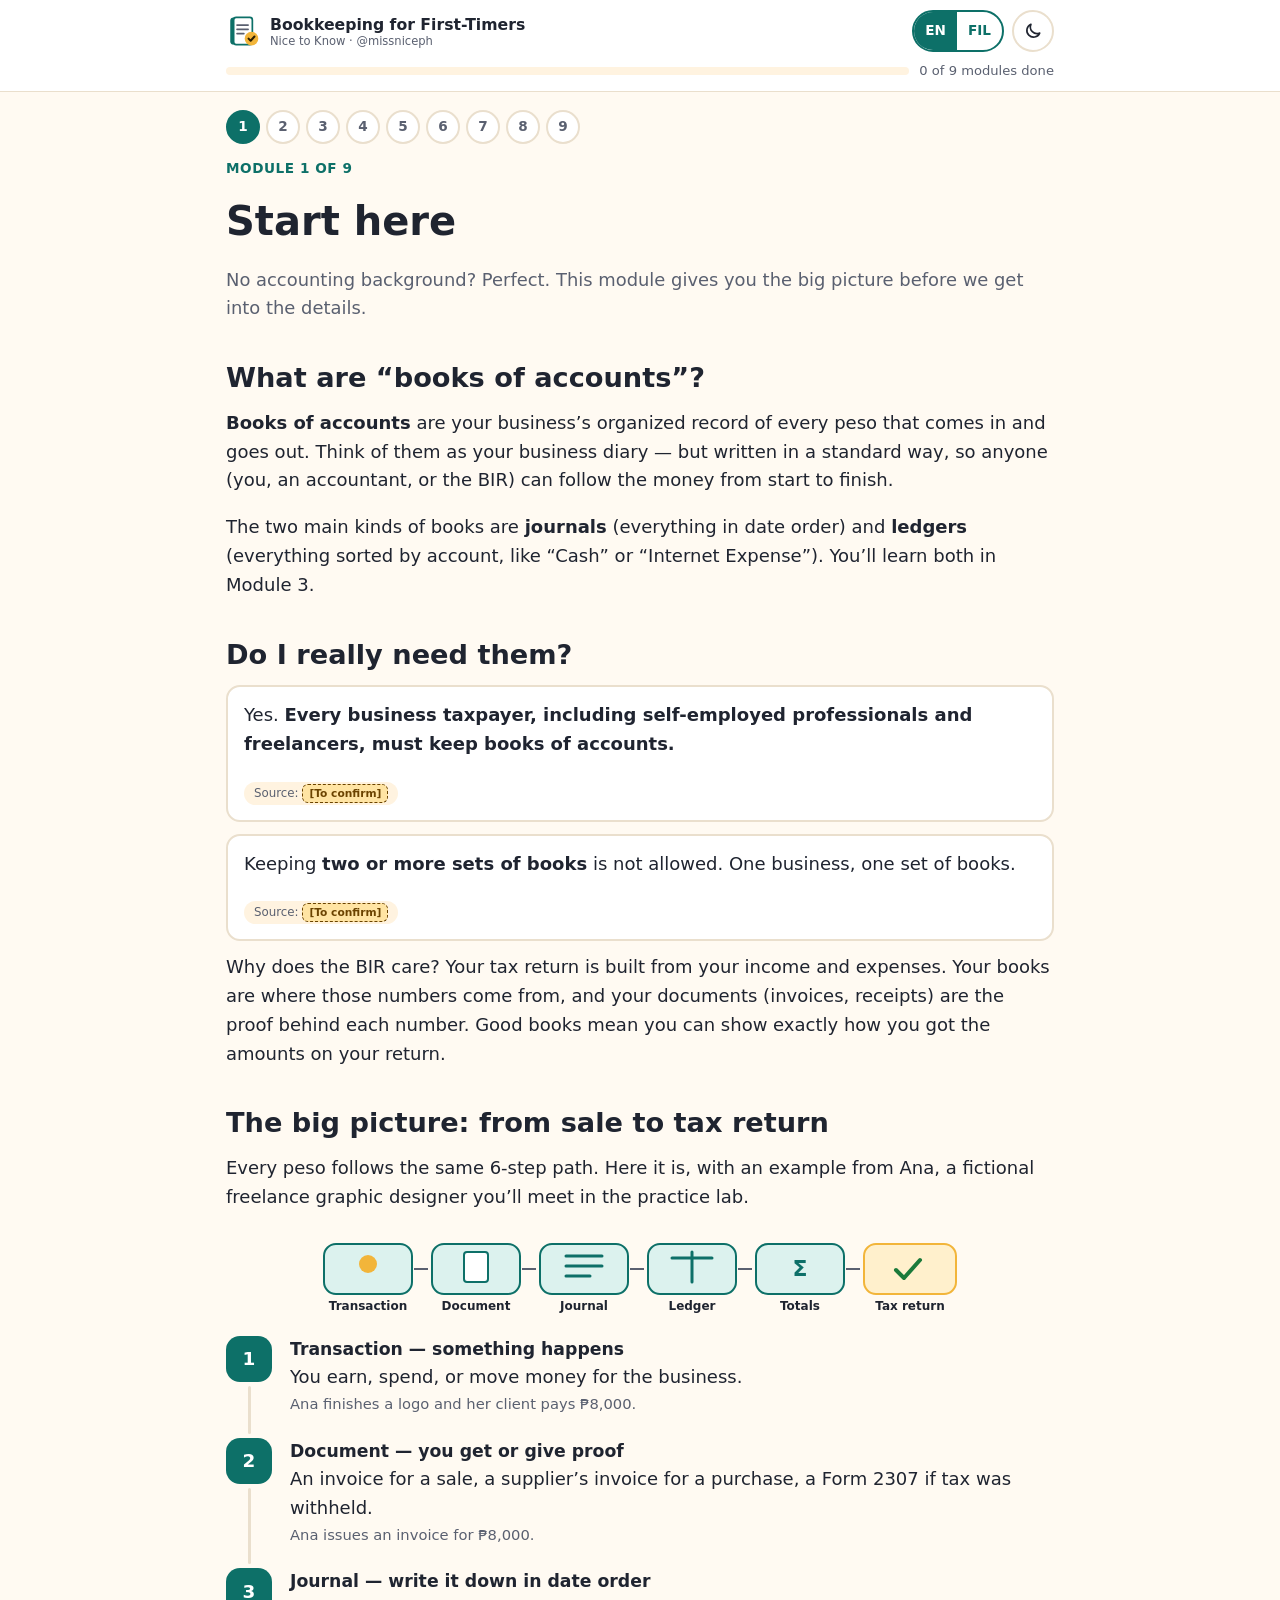
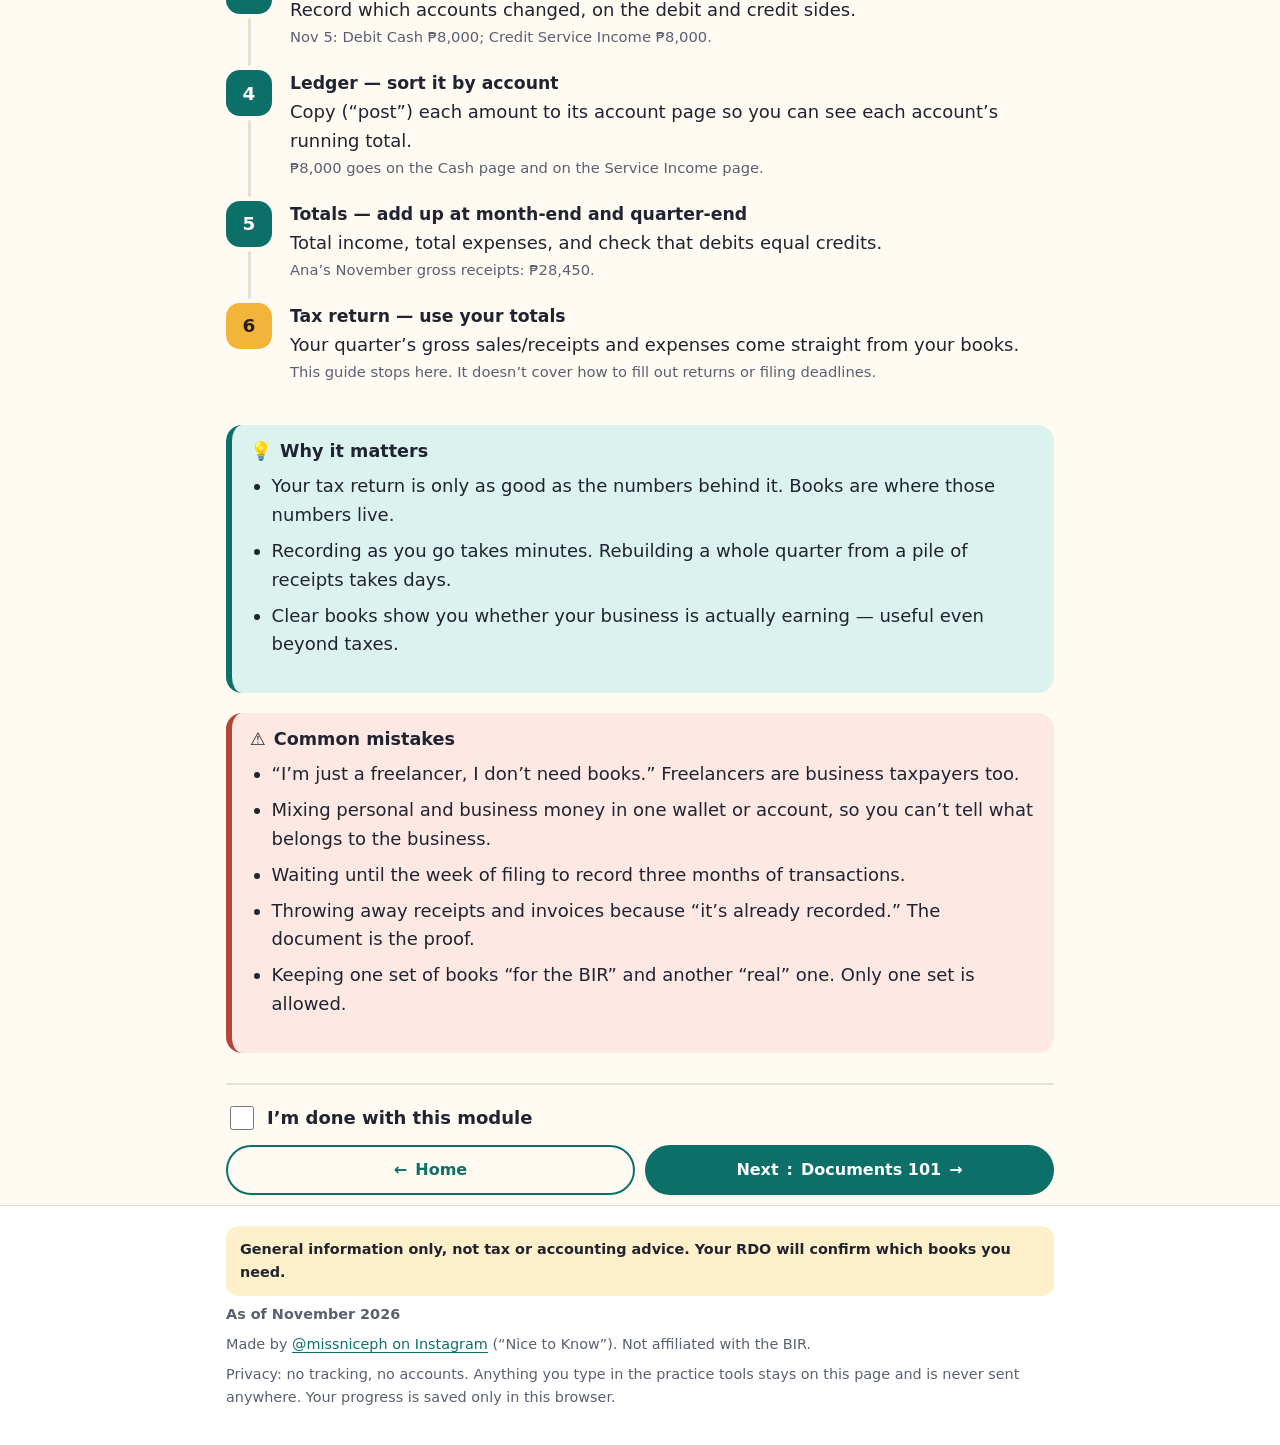
<file: start-here.html>
<!doctype html>
<html lang="en">
<head>
<meta charset="utf-8">
<meta name="viewport" content="width=device-width, initial-scale=1">
<title>Start here · Bookkeeping for First-Timers</title>
<meta name="description" content="What books of accounts are, why the BIR requires them, and the big picture from transaction to tax return.">
<link rel="icon" href="favicon.svg" type="image/svg+xml">
<link rel="apple-touch-icon" href="apple-touch-icon.png">
<meta name="theme-color" content="#0d7068">
<meta property="og:type" content="website">
<meta property="og:site_name" content="Bookkeeping for First-Timers">
<meta property="og:title" content="Start here · Bookkeeping for First-Timers">
<meta property="og:description" content="What books of accounts are, why the BIR requires them, and the big picture from transaction to tax return.">
<meta property="og:url" content="https://missniceph.github.io/bookkeeping-guide/start-here.html">
<meta property="og:image" content="https://missniceph.github.io/bookkeeping-guide/assets/img/share-card.png">
<meta property="og:image:width" content="1200">
<meta property="og:image:height" content="630">
<meta property="og:image:alt" content="Bookkeeping for First-Timers: a friendly guide to BIR books of accounts, in English and Filipino, by @missniceph">
<meta property="og:locale" content="en_PH">
<meta name="twitter:card" content="summary_large_image">
<link rel="stylesheet" href="assets/css/style.css">
<script src="assets/js/app.js"></script>
</head>
<body>
<main id="main" class="wrap">

  <h1><span lang="en">Start here</span><span lang="fil">Simulan dito</span></h1>
  <p class="lead" lang="en">No accounting background? Perfect. This module gives you the big picture before we get into the details.</p>
  <p class="lead" lang="fil">Walang alam sa accounting? Ayos lang! Dito muna natin titingnan ang buong larawan bago tayo pumasok sa detalye.</p>

  <h2><span lang="en">What are “books of accounts”?</span><span lang="fil">Ano ang “books of accounts”?</span></h2>
  <p lang="en"><strong>Books of accounts</strong> are your business’s organized record of every peso that comes in and goes out. Think of them as your business diary — but written in a standard way, so anyone (you, an accountant, or the BIR) can follow the money from start to finish.</p>
  <p lang="fil">Ang <strong>books of accounts</strong> ay ang organisadong listahan ng bawat pisong pumapasok at lumalabas sa negosyo mo. Parang diary ng negosyo mo — pero nakasulat sa standard na paraan, para masundan ng kahit sino (ikaw, accountant, o ang BIR) kung saan galing at saan napunta ang pera.</p>
  <p lang="en">The two main kinds of books are <strong>journals</strong> (everything in date order) and <strong>ledgers</strong> (everything sorted by account, like “Cash” or “Internet Expense”). You’ll learn both in Module 3.</p>
  <p lang="fil">Dalawang pangunahing uri ng libro: ang <strong>journal</strong> (lahat ng transaksyon ayon sa petsa) at ang <strong>ledger</strong> (lahat ay naka-grupo ayon sa account, gaya ng “Cash” o “Internet Expense”). Pag-aaralan natin pareho sa Module 3.</p>

  <h2><span lang="en">Do I really need them?</span><span lang="fil">Kailangan ko ba talaga ito?</span></h2>
  <div class="rule">
    <p lang="en">Yes. <strong>Every business taxpayer, including self-employed professionals and freelancers, must keep books of accounts.</strong></p>
    <p lang="fil">Oo. <strong>Lahat ng business taxpayer, kasama ang mga self-employed professional at freelancer, ay kailangang mag-ingat ng books of accounts.</strong></p>
    <span class="src"><span class="tbc">[To confirm]</span></span>
  </div>
  <div class="rule">
    <p lang="en">Keeping <strong>two or more sets of books</strong> is not allowed. One business, one set of books.</p>
    <p lang="fil">Bawal ang <strong>dalawa o higit pang set ng libro</strong>. Isang negosyo, isang set ng libro.</p>
    <span class="src"><span class="tbc">[To confirm]</span></span>
  </div>
  <p lang="en">Why does the BIR care? Your tax return is built from your income and expenses. Your books are where those numbers come from, and your documents (invoices, receipts) are the proof behind each number. Good books mean you can show exactly how you got the amounts on your return.</p>
  <p lang="fil">Bakit mahalaga ito sa BIR? Ang tax return mo ay galing sa kita at gastos mo. Sa libro mo nanggagaling ang mga numerong iyon, at ang mga dokumento mo (invoice, resibo) ang patunay sa likod ng bawat numero. Kapag maayos ang libro mo, kaya mong ipakita kung paano mo nakuha ang mga halaga sa return mo.</p>

  <h2><span lang="en">The big picture: from sale to tax return</span><span lang="fil">Ang buong proseso: mula benta hanggang tax return</span></h2>
  <p lang="en">Every peso follows the same 6-step path. Here it is, with an example from Ana, a fictional freelance graphic designer you’ll meet in the practice lab.</p>
  <p lang="fil">Ang bawat piso ay dumadaan sa parehong 6 na hakbang. Heto, kasama ang halimbawa mula kay Ana, isang kunwaring freelance graphic designer na makikilala mo sa practice lab.</p>

  <!-- Simple flow illustration -->
  <svg class="flow-ill" viewBox="0 0 640 90" role="img" aria-label="Transaction, document, journal, ledger, totals, tax return">
    <g font-family="system-ui, sans-serif" font-size="12" font-weight="700" text-anchor="middle" fill="var(--text)">
      <g><rect x="4" y="14" width="88" height="50" rx="12" fill="var(--primary-soft)" stroke="var(--primary)" stroke-width="2"/><circle cx="48" cy="34" r="9" fill="var(--accent)"/><text x="48" y="80">Transaction</text></g>
      <g><rect x="112" y="14" width="88" height="50" rx="12" fill="var(--primary-soft)" stroke="var(--primary)" stroke-width="2"/><rect x="144" y="22" width="24" height="30" rx="3" fill="var(--surface)" stroke="var(--primary)" stroke-width="2"/><text x="156" y="80">Document</text></g>
      <g><rect x="220" y="14" width="88" height="50" rx="12" fill="var(--primary-soft)" stroke="var(--primary)" stroke-width="2"/><path d="M246 26h36M246 36h36M246 46h24" stroke="var(--primary)" stroke-width="3" stroke-linecap="round"/><text x="264" y="80">Journal</text></g>
      <g><rect x="328" y="14" width="88" height="50" rx="12" fill="var(--primary-soft)" stroke="var(--primary)" stroke-width="2"/><path d="M372 22v30M352 28h40" stroke="var(--primary)" stroke-width="3" stroke-linecap="round"/><text x="372" y="80">Ledger</text></g>
      <g><rect x="436" y="14" width="88" height="50" rx="12" fill="var(--primary-soft)" stroke="var(--primary)" stroke-width="2"/><text x="480" y="46" font-size="22" fill="var(--primary)">Σ</text><text x="480" y="80">Totals</text></g>
      <g><rect x="544" y="14" width="92" height="50" rx="12" fill="var(--accent-soft)" stroke="var(--accent)" stroke-width="2"/><path d="M576 40l8 8 16-18" fill="none" stroke="var(--good)" stroke-width="4" stroke-linecap="round" stroke-linejoin="round"/><text x="590" y="80">Tax return</text></g>
      <g stroke="var(--muted)" stroke-width="2" fill="none"><path d="M94 39h14M202 39h14M310 39h14M418 39h14M526 39h14"/></g>
    </g>
  </svg>

  <ol class="flow">
    <li><strong lang="en">Transaction — something happens</strong><strong lang="fil">Transaksyon — may nangyari</strong>
      <span lang="en">You earn, spend, or move money for the business.</span><span lang="fil">Kumita, gumastos, o naglipat ka ng pera para sa negosyo.</span>
      <span class="ex" lang="en">Ana finishes a logo and her client pays ₱8,000.</span><span class="ex" lang="fil">Natapos ni Ana ang isang logo at binayaran siya ng client ng ₱8,000.</span></li>
    <li><strong lang="en">Document — you get or give proof</strong><strong lang="fil">Dokumento — may patunay</strong>
      <span lang="en">An invoice for a sale, a supplier’s invoice for a purchase, a Form 2307 if tax was withheld.</span><span lang="fil">Invoice para sa benta, invoice ng supplier para sa binili, Form 2307 kapag may kinaltas na buwis.</span>
      <span class="ex" lang="en">Ana issues an invoice for ₱8,000.</span><span class="ex" lang="fil">Nag-issue si Ana ng invoice na ₱8,000.</span></li>
    <li><strong lang="en">Journal — write it down in date order</strong><strong lang="fil">Journal — isulat ayon sa petsa</strong>
      <span lang="en">Record which accounts changed, on the debit and credit sides.</span><span lang="fil">Isulat kung aling mga account ang nagbago, sa debit at credit side.</span>
      <span class="ex" lang="en">Nov 5: Debit Cash ₱8,000; Credit Service Income ₱8,000.</span><span class="ex" lang="fil">Nob 5: Debit Cash ₱8,000; Credit Service Income ₱8,000.</span></li>
    <li><strong lang="en">Ledger — sort it by account</strong><strong lang="fil">Ledger — i-grupo ayon sa account</strong>
      <span lang="en">Copy (“post”) each amount to its account page so you can see each account’s running total.</span><span lang="fil">Kopyahin (“i-post”) ang bawat halaga sa page ng account nito para makita ang running total ng bawat account.</span>
      <span class="ex" lang="en">₱8,000 goes on the Cash page and on the Service Income page.</span><span class="ex" lang="fil">Ang ₱8,000 ay napupunta sa page ng Cash at sa page ng Service Income.</span></li>
    <li><strong lang="en">Totals — add up at month-end and quarter-end</strong><strong lang="fil">Totals — i-total tuwing katapusan ng buwan at quarter</strong>
      <span lang="en">Total income, total expenses, and check that debits equal credits.</span><span lang="fil">Kabuuang kita, kabuuang gastos, at i-check na pantay ang debit at credit.</span>
      <span class="ex" lang="en">Ana’s November gross receipts: ₱28,450.</span><span class="ex" lang="fil">Gross receipts ni Ana para sa Nobyembre: ₱28,450.</span></li>
    <li><strong lang="en">Tax return — use your totals</strong><strong lang="fil">Tax return — gamitin ang mga total mo</strong>
      <span lang="en">Your quarter’s gross sales/receipts and expenses come straight from your books.</span><span lang="fil">Ang gross sales/receipts at expenses mo para sa quarter ay galing mismo sa libro mo.</span>
      <span class="ex" lang="en">This guide stops here. It doesn’t cover how to fill out returns or filing deadlines.</span><span class="ex" lang="fil">Dito na nagtatapos ang gabay. Hindi nito sakop kung paano sagutan ang returns o ang mga deadline.</span></li>
  </ol>

  <section class="box why">
    <h2>💡 <span lang="en">Why it matters</span><span lang="fil">Bakit ito mahalaga?</span></h2>
    <ul lang="en">
      <li>Your tax return is only as good as the numbers behind it. Books are where those numbers live.</li>
      <li>Recording as you go takes minutes. Rebuilding a whole quarter from a pile of receipts takes days.</li>
      <li>Clear books show you whether your business is actually earning — useful even beyond taxes.</li>
    </ul>
    <ul lang="fil">
      <li>Kung magulo ang mga numero sa likod ng tax return mo, magulo rin ang return mo. Sa libro nanggagaling ang mga numerong iyon.</li>
      <li>Ilang minuto lang kung regular kang nagre-record. Pero ilang araw kung bubuuin mo ulit ang buong quarter mula sa tambak ng resibo.</li>
      <li>Kapag malinaw ang libro, makikita mo kung kumikita ba talaga ang negosyo mo — may silbi ito kahit hindi tungkol sa tax.</li>
    </ul>
  </section>

  <section class="box mistakes">
    <h2>⚠️ <span lang="en">Common mistakes</span><span lang="fil">Mga karaniwang pagkakamali</span></h2>
    <ul lang="en">
      <li>“I’m just a freelancer, I don’t need books.” Freelancers are business taxpayers too.</li>
      <li>Mixing personal and business money in one wallet or account, so you can’t tell what belongs to the business.</li>
      <li>Waiting until the week of filing to record three months of transactions.</li>
      <li>Throwing away receipts and invoices because “it’s already recorded.” The document is the proof.</li>
      <li>Keeping one set of books “for the BIR” and another “real” one. Only one set is allowed.</li>
    </ul>
    <ul lang="fil">
      <li>“Freelancer lang naman ako, hindi ko kailangan ng libro.” Business taxpayer din ang mga freelancer.</li>
      <li>Paghahalo ng personal at business na pera sa iisang wallet o account, kaya hindi mo alam kung alin ang sa negosyo.</li>
      <li>Hinihintay ang linggo ng filing bago i-record ang tatlong buwan ng transaksyon.</li>
      <li>Pagtapon ng resibo at invoice dahil “naka-record na naman.” Ang dokumento ang patunay.</li>
      <li>Isang libro “para sa BIR” at isa pang “totoo.” Isang set lang ang pinapayagan.</li>
    </ul>
  </section>

</main>
</body>
</html>
</file>
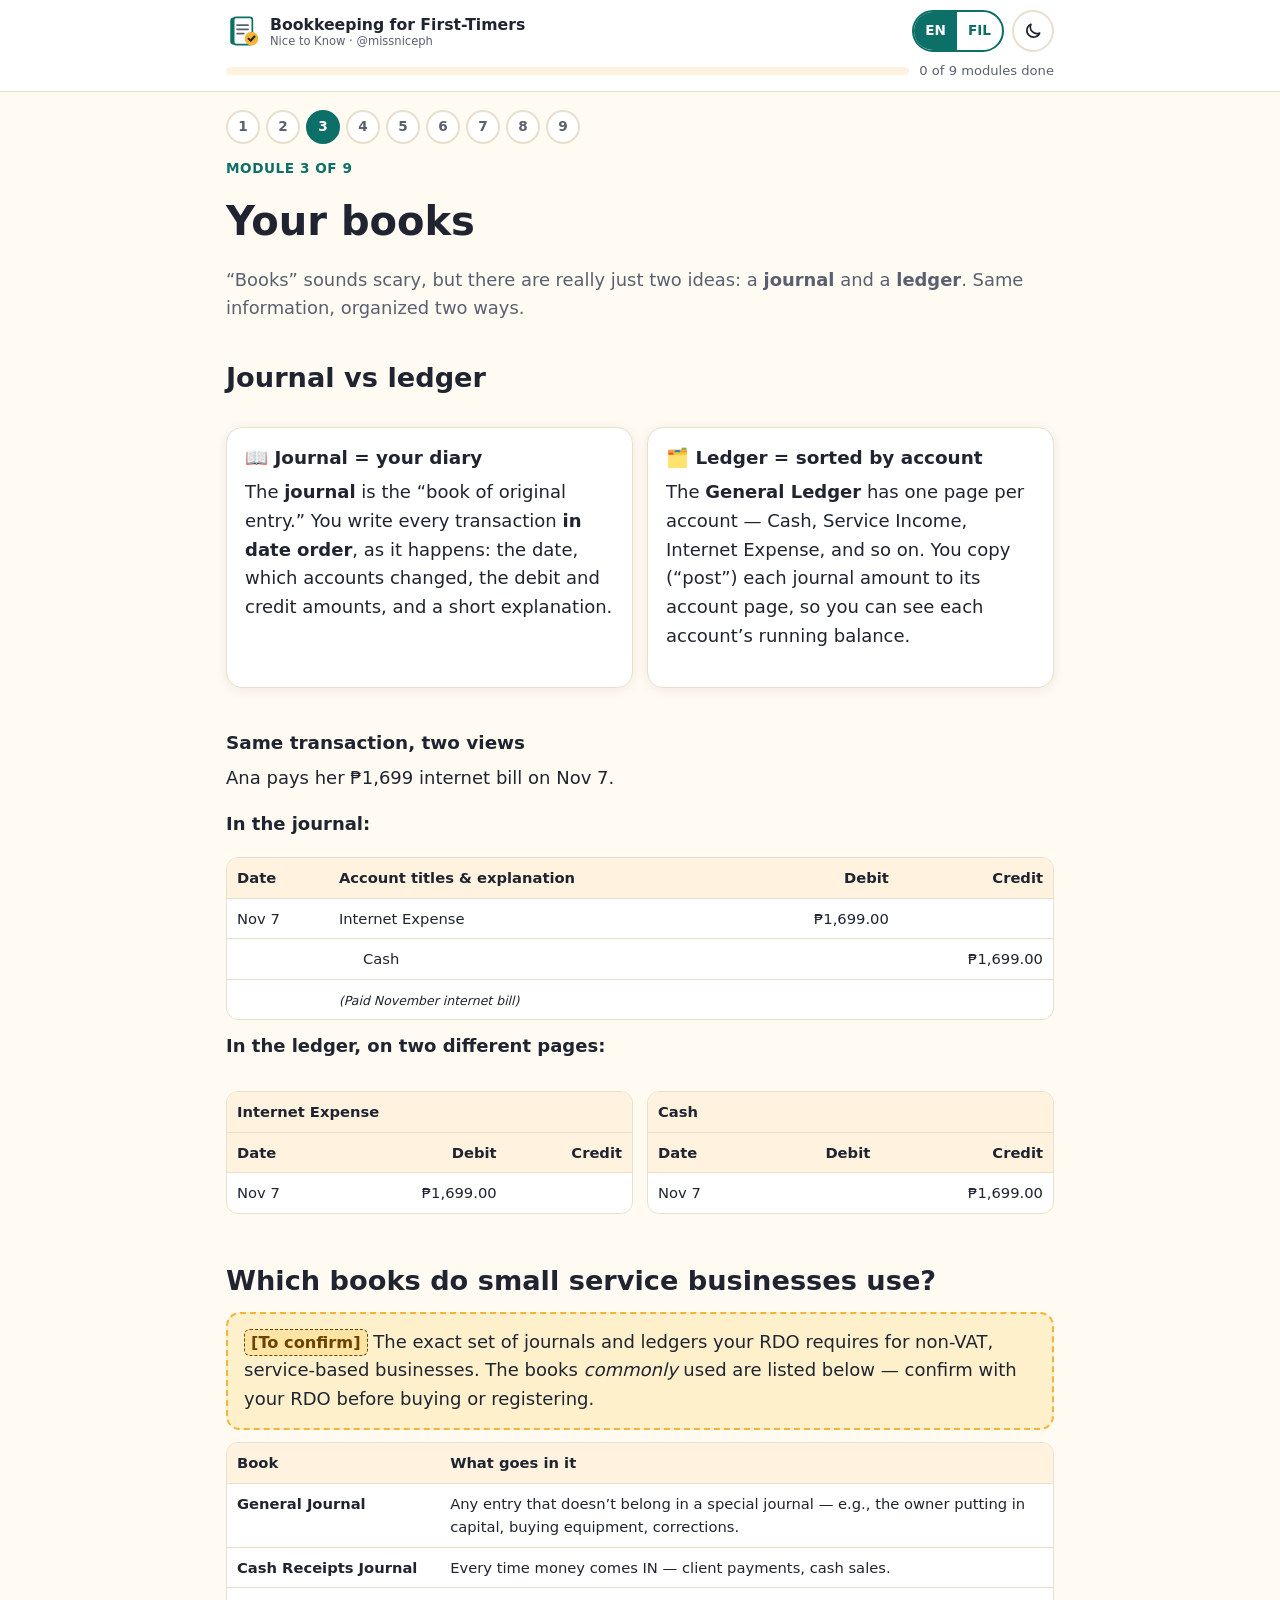
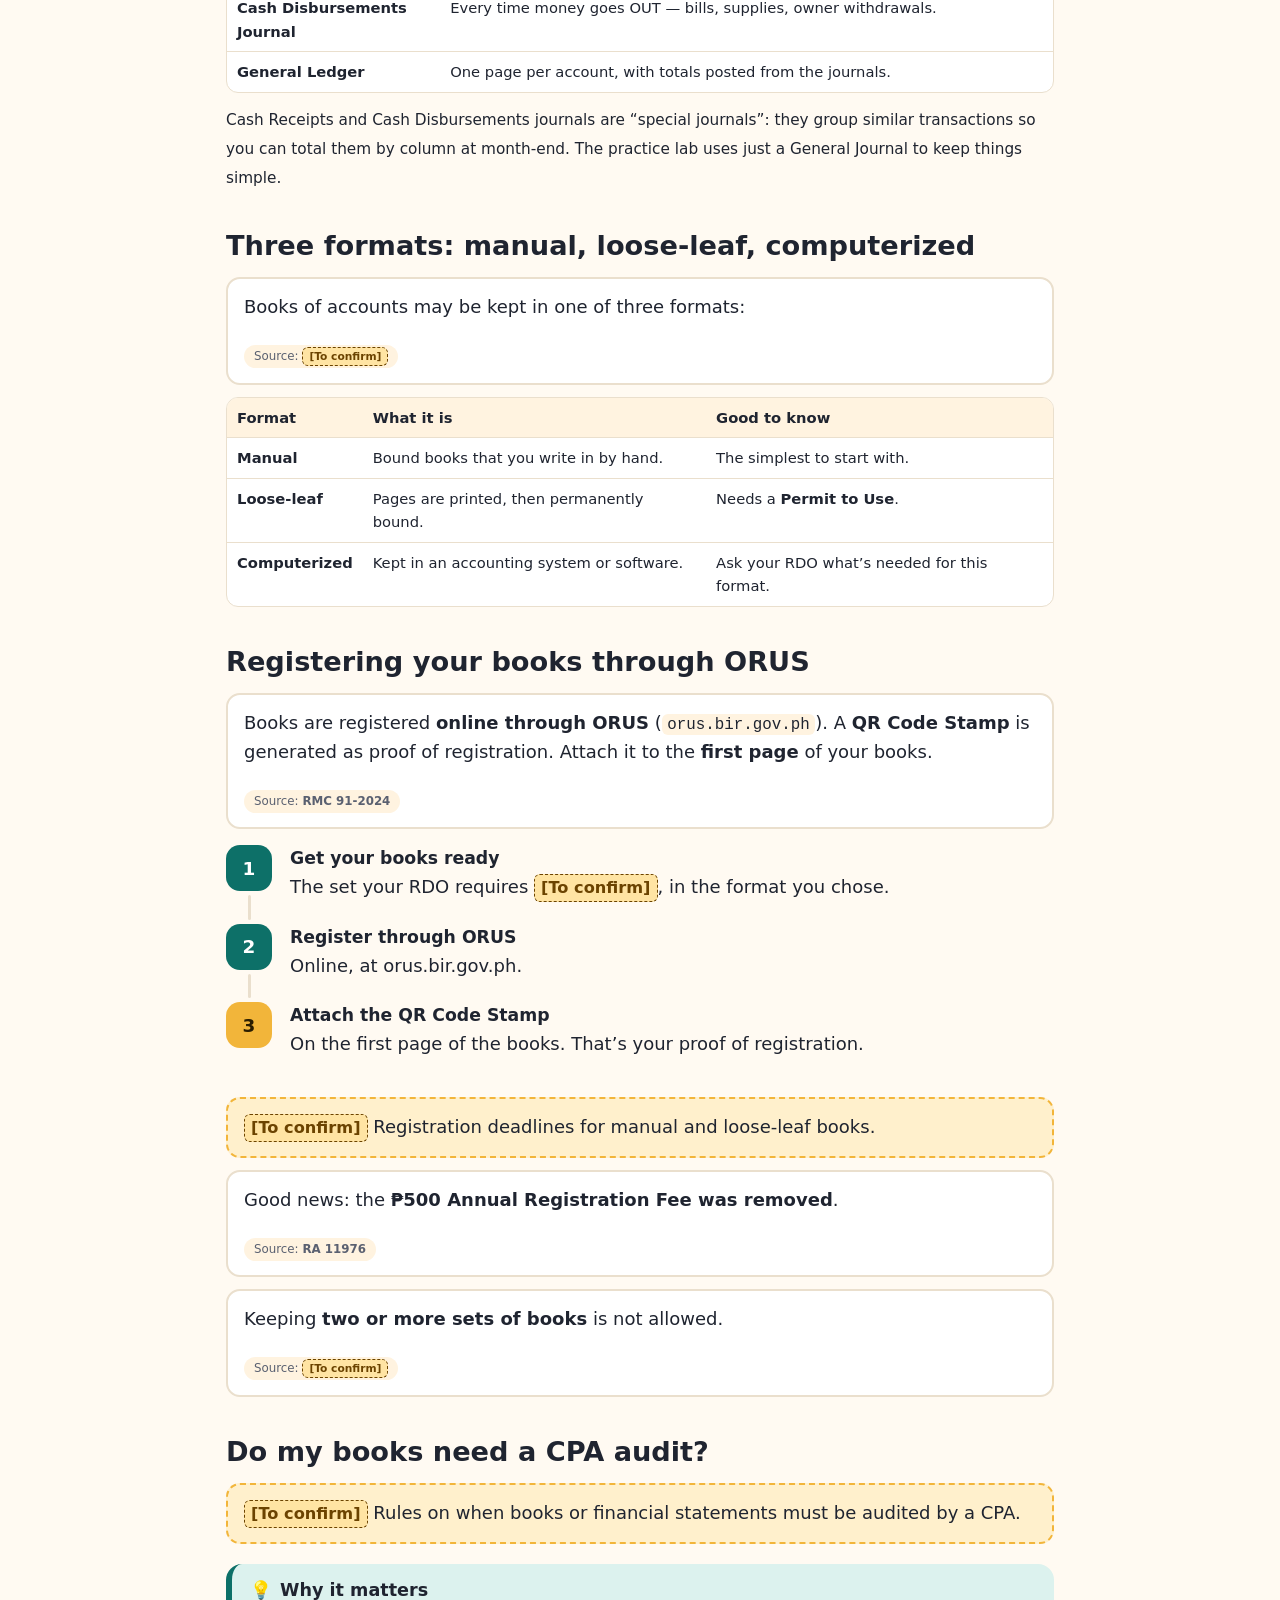
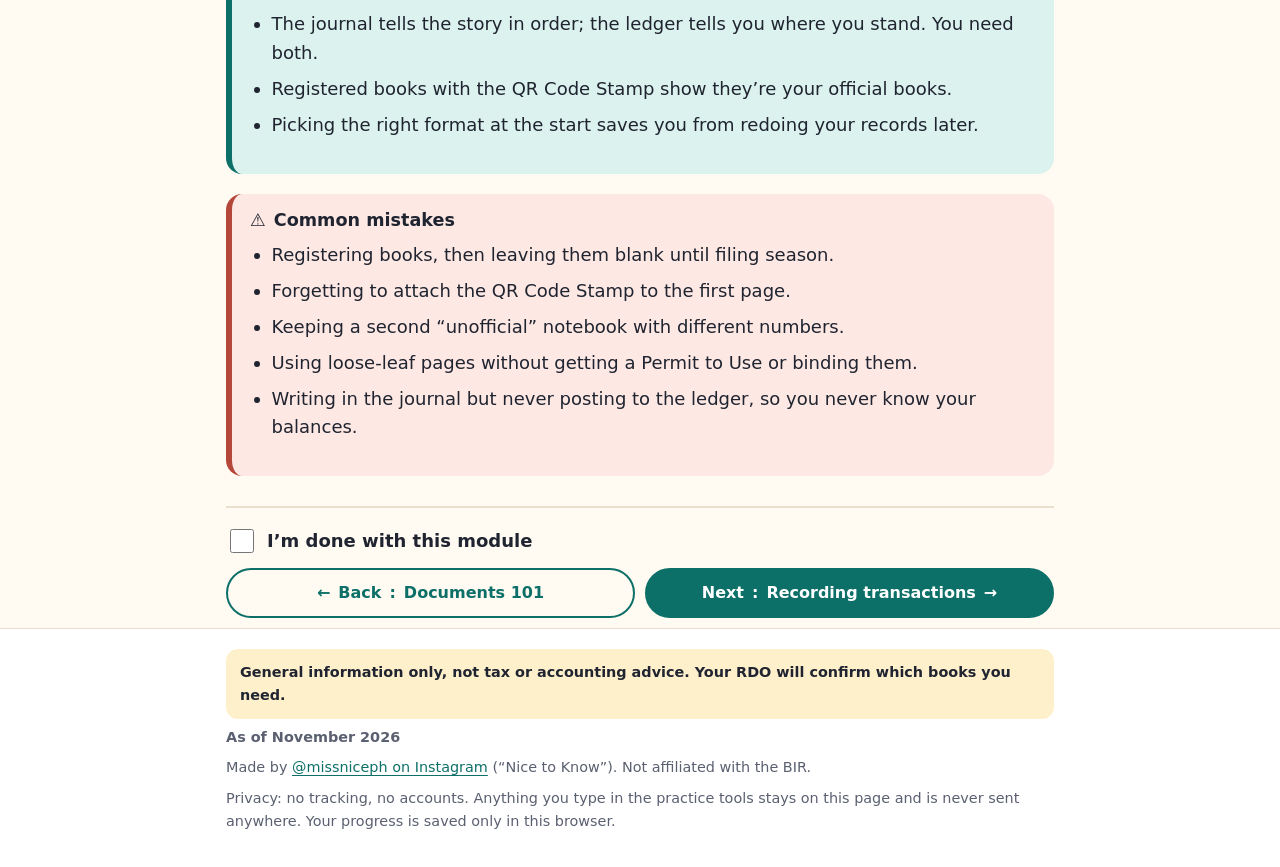
<file: your-books.html>
<!doctype html>
<html lang="en">
<head>
<meta charset="utf-8">
<meta name="viewport" content="width=device-width, initial-scale=1">
<title>Your books · Bookkeeping for First-Timers</title>
<meta name="description" content="Journals vs ledgers, the books small service businesses commonly use, manual vs loose-leaf vs computerized, and registering through ORUS.">
<link rel="icon" href="favicon.svg" type="image/svg+xml">
<link rel="apple-touch-icon" href="apple-touch-icon.png">
<meta name="theme-color" content="#0d7068">
<meta property="og:type" content="website">
<meta property="og:site_name" content="Bookkeeping for First-Timers">
<meta property="og:title" content="Your books · Bookkeeping for First-Timers">
<meta property="og:description" content="Journals vs ledgers, the books small service businesses commonly use, manual vs loose-leaf vs computerized, and registering through ORUS.">
<meta property="og:url" content="https://missniceph.github.io/bookkeeping-guide/your-books.html">
<meta property="og:image" content="https://missniceph.github.io/bookkeeping-guide/assets/img/share-card.png">
<meta property="og:image:width" content="1200">
<meta property="og:image:height" content="630">
<meta property="og:image:alt" content="Bookkeeping for First-Timers: a friendly guide to BIR books of accounts, in English and Filipino, by @missniceph">
<meta property="og:locale" content="en_PH">
<meta name="twitter:card" content="summary_large_image">
<link rel="stylesheet" href="assets/css/style.css">
<script src="assets/js/app.js"></script>
</head>
<body>
<main id="main" class="wrap">

  <h1><span lang="en">Your books</span><span lang="fil">Ang mga libro mo</span></h1>
  <p class="lead" lang="en">“Books” sounds scary, but there are really just two ideas: a <strong>journal</strong> and a <strong>ledger</strong>. Same information, organized two ways.</p>
  <p class="lead" lang="fil">Nakakatakot pakinggan ang “books,” pero dalawang ideya lang talaga ito: ang <strong>journal</strong> at ang <strong>ledger</strong>. Parehong impormasyon, dalawang paraan ng pag-aayos.</p>

  <h2><span lang="en">Journal vs ledger</span><span lang="fil">Journal vs ledger</span></h2>
  <div class="two-col">
    <div class="card">
      <h3 style="margin-top:0">📖 <span lang="en">Journal = your diary</span><span lang="fil">Journal = diary mo</span></h3>
      <p lang="en">The <strong>journal</strong> is the “book of original entry.” You write every transaction <strong>in date order</strong>, as it happens: the date, which accounts changed, the debit and credit amounts, and a short explanation.</p>
      <p lang="fil">Ang <strong>journal</strong> ang “book of original entry” (dito unang isinusulat ang transaksyon). Isinusulat mo ang bawat transaksyon <strong>ayon sa petsa</strong>, habang nangyayari: petsa, aling account ang nagbago, halaga ng debit at credit, at maikling paliwanag.</p>
    </div>
    <div class="card">
      <h3 style="margin-top:0">🗂️ <span lang="en">Ledger = sorted by account</span><span lang="fil">Ledger = naka-grupo ayon sa account</span></h3>
      <p lang="en">The <strong>General Ledger</strong> has one page per account — Cash, Service Income, Internet Expense, and so on. You copy (“post”) each journal amount to its account page, so you can see each account’s running balance.</p>
      <p lang="fil">Ang <strong>General Ledger</strong> (ang “master list” ng bawat account mo – cash, benta, gastos) ay may isang page kada account — Cash, Service Income, Internet Expense, atbp. Kinokopya (“pino-post”) mo ang bawat halaga mula sa journal papunta sa page ng account nito, para makita ang running balance ng bawat account.</p>
    </div>
  </div>

  <h3><span lang="en">Same transaction, two views</span><span lang="fil">Parehong transaksyon, dalawang tingin</span></h3>
  <p lang="en">Ana pays her ₱1,699 internet bill on Nov 7.</p>
  <p lang="fil">Binayaran ni Ana ang ₱1,699 na internet bill noong Nob 7.</p>
  <p><strong lang="en">In the journal:</strong><strong lang="fil">Sa journal:</strong></p>
  <div class="table-wrap"><table>
    <thead><tr><th><span lang="en">Date</span><span lang="fil">Petsa</span></th><th><span lang="en">Account titles & explanation</span><span lang="fil">Account titles at paliwanag</span></th><th class="num">Debit</th><th class="num">Credit</th></tr></thead>
    <tbody>
      <tr><td><span lang="en">Nov 7</span><span lang="fil">Nob 7</span></td><td>Internet Expense</td><td class="num">₱1,699.00</td><td class="num"></td></tr>
      <tr><td></td><td class="indent">Cash</td><td class="num"></td><td class="num">₱1,699.00</td></tr>
      <tr><td></td><td><small><em><span lang="en">(Paid November internet bill)</span><span lang="fil">(Binayaran ang internet bill ng Nobyembre)</span></em></small></td><td></td><td></td></tr>
    </tbody>
  </table></div>
  <p><strong lang="en">In the ledger, on two different pages:</strong><strong lang="fil">Sa ledger, sa dalawang magkaibang page:</strong></p>
  <div class="two-col">
    <div class="table-wrap"><table>
      <thead><tr><th colspan="3">Internet Expense</th></tr><tr><th><span lang="en">Date</span><span lang="fil">Petsa</span></th><th class="num">Debit</th><th class="num">Credit</th></tr></thead>
      <tbody><tr><td><span lang="en">Nov 7</span><span lang="fil">Nob 7</span></td><td class="num">₱1,699.00</td><td></td></tr></tbody>
    </table></div>
    <div class="table-wrap"><table>
      <thead><tr><th colspan="3">Cash</th></tr><tr><th><span lang="en">Date</span><span lang="fil">Petsa</span></th><th class="num">Debit</th><th class="num">Credit</th></tr></thead>
      <tbody><tr><td><span lang="en">Nov 7</span><span lang="fil">Nob 7</span></td><td></td><td class="num">₱1,699.00</td></tr></tbody>
    </table></div>
  </div>

  <h2><span lang="en">Which books do small service businesses use?</span><span lang="fil">Anong mga libro ang ginagamit ng maliliit na service business?</span></h2>
  <div class="tbc-block">
    <p><span class="tbc">[To confirm]</span> <span lang="en">The exact set of journals and ledgers your RDO requires for non-VAT, service-based businesses. The books <em>commonly</em> used are listed below — confirm with your RDO before buying or registering.</span><span lang="fil">Ang eksaktong set ng journal at ledger na hinihingi ng RDO mo para sa non-VAT na service business. Nasa ibaba ang mga librong <em>karaniwang</em> ginagamit — kumpirmahin muna sa RDO mo bago bumili o mag-register.</span></p>
  </div>
  <div class="table-wrap"><table>
    <thead><tr><th><span lang="en">Book</span><span lang="fil">Libro</span></th><th><span lang="en">What goes in it</span><span lang="fil">Ano ang laman</span></th></tr></thead>
    <tbody>
      <tr><td><strong>General Journal</strong></td><td><span lang="en">Any entry that doesn’t belong in a special journal — e.g., the owner putting in capital, buying equipment, corrections.</span><span lang="fil">Mga entry na hindi bagay sa special journal — hal. pagpasok ng puhunan ng may-ari, pagbili ng equipment, mga pagtatama.</span></td></tr>
      <tr><td><strong>Cash Receipts Journal</strong></td><td><span lang="en">Every time money comes IN — client payments, cash sales.</span><span lang="fil">Tuwing may perang PUMAPASOK — bayad ng kliyente, cash na benta.</span></td></tr>
      <tr><td><strong>Cash Disbursements Journal</strong></td><td><span lang="en">Every time money goes OUT — bills, supplies, owner withdrawals.</span><span lang="fil">Tuwing may perang LUMALABAS — bills, supplies, pagkuha ng may-ari.</span></td></tr>
      <tr><td><strong>General Ledger</strong></td><td><span lang="en">One page per account, with totals posted from the journals.</span><span lang="fil">Isang page kada account, kung saan pino-post ang mga total mula sa journal.</span></td></tr>
    </tbody>
  </table></div>
  <p><small lang="en">Cash Receipts and Cash Disbursements journals are “special journals”: they group similar transactions so you can total them by column at month-end. The practice lab uses just a General Journal to keep things simple.</small><small lang="fil">Ang Cash Receipts at Cash Disbursements journal ay mga “special journal”: pinagsasama nila ang magkakaparehong transaksyon para ma-total mo bawat column sa katapusan ng buwan. Sa practice lab, General Journal lang ang gamit para simple.</small></p>

  <h2><span lang="en">Three formats: manual, loose-leaf, computerized</span><span lang="fil">Tatlong format: manual, loose-leaf, computerized</span></h2>
  <div class="rule">
    <p lang="en">Books of accounts may be kept in one of three formats:</p>
    <p lang="fil">Pwedeng gamitin ang isa sa tatlong format ng books of accounts:</p>
    <span class="src"><span class="tbc">[To confirm]</span></span>
  </div>
  <div class="table-wrap"><table>
    <thead><tr><th><span lang="en">Format</span><span lang="fil">Format</span></th><th><span lang="en">What it is</span><span lang="fil">Ano ito</span></th><th><span lang="en">Good to know</span><span lang="fil">Dapat malaman</span></th></tr></thead>
    <tbody>
      <tr><td><strong>Manual</strong></td><td><span lang="en">Bound books that you write in by hand.</span><span lang="fil">Mga bound na libro na sinusulatan mo gamit ang kamay.</span></td><td><span lang="en">The simplest to start with.</span><span lang="fil">Pinakasimpleng simulan.</span></td></tr>
      <tr><td><strong>Loose-leaf</strong></td><td><span lang="en">Pages are printed, then permanently bound.</span><span lang="fil">Ipini-print ang mga pahina, tapos pinapa-bind nang permanente.</span></td><td><span lang="en">Needs a <strong>Permit to Use</strong>.</span><span lang="fil">Kailangan ng <strong>Permit to Use</strong>.</span></td></tr>
      <tr><td><strong>Computerized</strong></td><td><span lang="en">Kept in an accounting system or software.</span><span lang="fil">Nasa accounting system o software ang libro.</span></td><td><span lang="en">Ask your RDO what’s needed for this format.</span><span lang="fil">Itanong sa RDO mo kung ano ang kailangan para sa format na ito.</span></td></tr>
    </tbody>
  </table></div>

  <h2><span lang="en">Registering your books through ORUS</span><span lang="fil">Pag-register ng libro sa ORUS</span></h2>
  <div class="rule">
    <p lang="en">Books are registered <strong>online through ORUS</strong> (<code>orus.bir.gov.ph</code>). A <strong>QR Code Stamp</strong> is generated as proof of registration. Attach it to the <strong>first page</strong> of your books.</p>
    <p lang="fil">Ang mga libro ay nire-register <strong>online sa ORUS</strong> (<code>orus.bir.gov.ph</code>). May lalabas na <strong>QR Code Stamp</strong> bilang patunay ng registration. Idikit ito sa <strong>unang pahina</strong> ng mga libro mo.</p>
    <span class="src">RMC 91-2024</span>
  </div>
  <ol class="flow">
    <li><strong lang="en">Get your books ready</strong><strong lang="fil">Ihanda ang mga libro</strong><span lang="en">The set your RDO requires <span class="tbc">[To confirm]</span>, in the format you chose.</span><span lang="fil">Ang set na hinihingi ng RDO mo <span class="tbc">[To confirm]</span>, sa format na pinili mo.</span></li>
    <li><strong lang="en">Register through ORUS</strong><strong lang="fil">Mag-register sa ORUS</strong><span lang="en">Online, at orus.bir.gov.ph.</span><span lang="fil">Online, sa orus.bir.gov.ph.</span></li>
    <li><strong lang="en">Attach the QR Code Stamp</strong><strong lang="fil">Idikit ang QR Code Stamp</strong><span lang="en">On the first page of the books. That’s your proof of registration.</span><span lang="fil">Sa unang pahina ng libro. Iyan ang patunay ng registration mo.</span></li>
  </ol>
  <div class="tbc-block">
    <p><span class="tbc">[To confirm]</span> <span lang="en">Registration deadlines for manual and loose-leaf books.</span><span lang="fil">Mga deadline ng registration para sa manual at loose-leaf na libro.</span></p>
  </div>
  <div class="rule">
    <p lang="en">Good news: the <strong>₱500 Annual Registration Fee was removed</strong>.</p>
    <p lang="fil">Magandang balita: <strong>tinanggal na ang ₱500 Annual Registration Fee</strong>.</p>
    <span class="src">RA 11976</span>
  </div>
  <div class="rule">
    <p lang="en">Keeping <strong>two or more sets of books</strong> is not allowed.</p>
    <p lang="fil">Bawal ang <strong>dalawa o higit pang set ng libro</strong>.</p>
    <span class="src"><span class="tbc">[To confirm]</span></span>
  </div>

  <h2><span lang="en">Do my books need a CPA audit?</span><span lang="fil">Kailangan bang i-audit ng CPA ang libro ko?</span></h2>
  <div class="tbc-block">
    <p><span class="tbc">[To confirm]</span> <span lang="en">Rules on when books or financial statements must be audited by a CPA.</span><span lang="fil">Mga patakaran kung kailan kailangang i-audit ng CPA ang libro o financial statements.</span></p>
  </div>

  <section class="box why">
    <h2>💡 <span lang="en">Why it matters</span><span lang="fil">Bakit ito mahalaga?</span></h2>
    <ul lang="en">
      <li>The journal tells the story in order; the ledger tells you where you stand. You need both.</li>
      <li>Registered books with the QR Code Stamp show they’re your official books.</li>
      <li>Picking the right format at the start saves you from redoing your records later.</li>
    </ul>
    <ul lang="fil">
      <li>Sa journal mo makikita ang kuwento ayon sa pagkakasunod; sa ledger mo malalaman kung nasaan ka na. Kailangan mo pareho.</li>
      <li>Ang rehistradong libro na may QR Code Stamp ang nagpapakitang ito ang opisyal mong libro.</li>
      <li>Kapag tama ang napili mong format sa umpisa, hindi mo na kailangang ulitin ang records mo.</li>
    </ul>
  </section>
  <section class="box mistakes">
    <h2>⚠️ <span lang="en">Common mistakes</span><span lang="fil">Mga karaniwang pagkakamali</span></h2>
    <ul lang="en">
      <li>Registering books, then leaving them blank until filing season.</li>
      <li>Forgetting to attach the QR Code Stamp to the first page.</li>
      <li>Keeping a second “unofficial” notebook with different numbers.</li>
      <li>Using loose-leaf pages without getting a Permit to Use or binding them.</li>
      <li>Writing in the journal but never posting to the ledger, so you never know your balances.</li>
    </ul>
    <ul lang="fil">
      <li>Nag-register ng libro, tapos iniwang blangko hanggang filing season.</li>
      <li>Nakalimutang idikit ang QR Code Stamp sa unang pahina.</li>
      <li>May pangalawang “unofficial” na notebook na iba ang mga numero.</li>
      <li>Gumagamit ng loose-leaf nang walang Permit to Use o hindi pinapa-bind.</li>
      <li>Nagsusulat sa journal pero hindi nagpo-post sa ledger, kaya hindi mo alam ang mga balance mo.</li>
    </ul>
  </section>

</main>
</body>
</html>
</file>
<file: assets/css/style.css>
/* Bookkeeping for First-Timers — styles
   Colors are tokens on :root. Dark mode follows the device unless the reader picks one. */

:root {
  --bg: #fffaf2;
  --surface: #ffffff;
  --surface-2: #fff3e0;
  --text: #1f2430;
  --muted: #5a6070;
  --line: #eadfcd;
  --primary: #0d7068;
  --primary-ink: #ffffff;
  --primary-soft: #dcf2ee;
  --accent: #f2b53a;
  --accent-soft: #fff0cc;
  --coral: #b5473a;
  --coral-soft: #fde8e4;
  --good: #1b7a3a;
  --good-soft: #e0f4e5;
  --bad: #b3261e;
  --bad-soft: #fde4e1;
  --tbc-ink: #6b4300;
  --tbc-bg: #ffe4a3;
  --focus: #1a5fd0;
  --shadow: 0 2px 12px rgba(70, 45, 10, 0.08);
  --radius: 16px;
  color-scheme: light;
}

@media (prefers-color-scheme: dark) {
  :root:not([data-theme="light"]) {
    --bg: #15141a;
    --surface: #1f1e26;
    --surface-2: #2a2732;
    --text: #f1eee8;
    --muted: #b6b1a8;
    --line: #3a3642;
    --primary: #4fc2b6;
    --primary-ink: #0d1a19;
    --primary-soft: #183633;
    --accent: #f5c45e;
    --accent-soft: #3a3020;
    --coral: #f08a7a;
    --coral-soft: #3d2420;
    --good: #6fd38f;
    --good-soft: #1b3324;
    --bad: #ff8a80;
    --bad-soft: #3d1f1d;
    --tbc-ink: #ffd27a;
    --tbc-bg: #4a3610;
    --focus: #8ab4ff;
    --shadow: 0 2px 12px rgba(0, 0, 0, 0.35);
    color-scheme: dark;
  }
}
:root[data-theme="dark"] {
  --bg: #15141a;
  --surface: #1f1e26;
  --surface-2: #2a2732;
  --text: #f1eee8;
  --muted: #b6b1a8;
  --line: #3a3642;
  --primary: #4fc2b6;
  --primary-ink: #0d1a19;
  --primary-soft: #183633;
  --accent: #f5c45e;
  --accent-soft: #3a3020;
  --coral: #f08a7a;
  --coral-soft: #3d2420;
  --good: #6fd38f;
  --good-soft: #1b3324;
  --bad: #ff8a80;
  --bad-soft: #3d1f1d;
  --tbc-ink: #ffd27a;
  --tbc-bg: #4a3610;
  --focus: #8ab4ff;
  --shadow: 0 2px 12px rgba(0, 0, 0, 0.35);
  color-scheme: dark;
}

/* ---------- Language switching ----------
   Write both languages side by side: <p lang="en">…</p><p lang="fil">…</p>
   Only the chosen one is shown. English shows by default. */
html:not([data-lang="fil"]) body [lang="fil"],
html[data-lang="fil"] body [lang="en"] {
  display: none !important;
}

/* ---------- Base ---------- */
*, *::before, *::after { box-sizing: border-box; }
html { -webkit-text-size-adjust: 100%; }
body {
  margin: 0;
  background: var(--bg);
  color: var(--text);
  font-family: system-ui, -apple-system, "Segoe UI", Roboto, "Helvetica Neue", Arial, sans-serif;
  font-size: 18px;
  line-height: 1.6;
  overflow-wrap: break-word;
}
img, svg { max-width: 100%; }
a { color: var(--primary); text-underline-offset: 3px; }
a:hover { text-decoration-thickness: 2px; }
:focus-visible { outline: 3px solid var(--focus); outline-offset: 2px; border-radius: 6px; }
h1, h2, h3 { line-height: 1.25; margin: 1.4em 0 0.5em; }
h1 { font-size: clamp(1.75rem, 6vw, 2.5rem); margin-top: 0.4em; }
h2 { font-size: clamp(1.35rem, 4.5vw, 1.7rem); }
h3 { font-size: 1.15rem; }
p, ul, ol { margin: 0 0 1em; }
li { margin-bottom: 0.4em; }
small { font-size: 0.85em; }
code, kbd { font-family: ui-monospace, "SF Mono", Menlo, Consolas, monospace; font-size: 0.88em; background: var(--surface-2); padding: 0.1em 0.35em; border-radius: 6px; word-break: break-all; }
pre { background: var(--surface-2); padding: 14px; border-radius: 12px; overflow-x: auto; font-size: 0.85rem; line-height: 1.5; }
pre code { background: none; padding: 0; word-break: normal; }

.wrap { max-width: 860px; margin: 0 auto; padding: 0 16px; }
.wrap.wide { max-width: 1120px; }
main { padding-bottom: 32px; }
.skip { position: absolute; left: -999px; top: 0; background: var(--surface); padding: 8px 12px; z-index: 50; }
.skip:focus { left: 8px; }

/* ---------- Header ---------- */
.site-header { background: var(--surface); border-bottom: 1px solid var(--line); position: sticky; top: 0; z-index: 20; }
.bar { display: flex; align-items: center; justify-content: space-between; gap: 10px; padding-top: 10px; padding-bottom: 8px; }
.brand { display: flex; align-items: center; gap: 10px; text-decoration: none; color: var(--text); font-weight: 700; line-height: 1.15; min-width: 0; }
.brand svg { flex: none; width: 34px; height: 34px; }
.brand small { display: block; font-weight: 500; color: var(--muted); font-size: 0.72rem; }
.brand-name { font-size: 0.98rem; }
.controls { display: flex; align-items: center; gap: 8px; flex: none; }
.seg { display: inline-flex; border: 2px solid var(--primary); border-radius: 999px; overflow: hidden; }
.seg button { border: 0; background: transparent; color: var(--primary); font: inherit; font-size: 0.85rem; font-weight: 700; padding: 6px 11px; cursor: pointer; min-height: 38px; }
.seg button[aria-pressed="true"] { background: var(--primary); color: var(--primary-ink); }
.icon-btn { border: 2px solid var(--line); background: var(--surface); color: var(--text); border-radius: 999px; width: 42px; height: 42px; display: inline-grid; place-items: center; cursor: pointer; }
.icon-btn svg { width: 20px; height: 20px; }
.progress { display: flex; align-items: center; gap: 10px; padding-bottom: 10px; font-size: 0.82rem; color: var(--muted); }
.ptrack { flex: 1; height: 8px; background: var(--surface-2); border-radius: 999px; overflow: hidden; }
.pfill { height: 100%; width: 0; background: linear-gradient(90deg, var(--primary), var(--accent)); border-radius: 999px; transition: width 0.4s ease; }
.ptext { flex: none; }

/* ---------- Module stepper ---------- */
.stepper { display: flex; flex-wrap: wrap; gap: 6px; list-style: none; padding: 0; margin: 18px 0 4px; }
.stepper li { margin: 0; }
.stepper a { display: grid; place-items: center; width: 34px; height: 34px; border-radius: 50%; border: 2px solid var(--line); text-decoration: none; color: var(--muted); font-weight: 700; font-size: 0.85rem; background: var(--surface); }
.stepper a.done { background: var(--good-soft); border-color: var(--good); color: var(--good); }
.stepper a[aria-current="page"] { background: var(--primary); border-color: var(--primary); color: var(--primary-ink); }
.eyebrow { color: var(--primary); font-weight: 700; font-size: 0.85rem; letter-spacing: 0.04em; text-transform: uppercase; margin: 14px 0 0; }
.lead { font-size: 1.12rem; color: var(--muted); }

/* ---------- Cards and boxes ---------- */
.card { background: var(--surface); border: 1px solid var(--line); border-radius: var(--radius); padding: 18px; margin: 18px 0; box-shadow: var(--shadow); }
.card > :first-child { margin-top: 0; }
.card > :last-child { margin-bottom: 0; }
.box { border-radius: var(--radius); padding: 16px 18px; margin: 20px 0; border-left: 6px solid; }
.box > :last-child { margin-bottom: 0; }
.box h2, .box h3 { margin-top: 0; font-size: 1.1rem; display: flex; align-items: center; gap: 8px; }
.box.why { background: var(--primary-soft); border-color: var(--primary); }
.box.mistakes { background: var(--coral-soft); border-color: var(--coral); }
.box.note { background: var(--accent-soft); border-color: var(--accent); }
.box.warn { background: var(--bad-soft); border-color: var(--bad); }
.box ul { padding-left: 1.2em; }

/* BIR rule with its source */
.rule { position: relative; padding: 14px 16px; border: 2px solid var(--line); border-radius: 14px; background: var(--surface); margin: 12px 0; }
.rule p:last-of-type { margin-bottom: 0.4em; }
.src { display: inline-block; font-size: 0.74rem; color: var(--muted); background: var(--surface-2); border-radius: 999px; padding: 2px 10px; margin-top: 2px; font-weight: 600; }
.src::before { content: "Source: "; font-weight: 400; }
html[data-lang="fil"] .src::before { content: "Batayan: "; }

/* [To confirm] placeholder */
.tbc { display: inline-block; background: var(--tbc-bg); color: var(--tbc-ink); font-weight: 800; border-radius: 6px; padding: 0 6px; font-size: 0.9em; border: 1px dashed currentColor; }
.tbc-block { border: 2px dashed var(--accent); background: var(--accent-soft); border-radius: 14px; padding: 14px 16px; margin: 12px 0; }
.tbc-block > :last-child { margin-bottom: 0; }

/* ---------- Buttons and forms ---------- */
.btn { display: inline-flex; align-items: center; justify-content: center; gap: 8px; min-height: 46px; padding: 10px 18px; border-radius: 999px; border: 2px solid var(--primary); background: var(--primary); color: var(--primary-ink); font: inherit; font-weight: 700; font-size: 1rem; text-decoration: none; cursor: pointer; }
.btn.ghost { background: transparent; color: var(--primary); }
.btn.small { min-height: 38px; padding: 6px 14px; font-size: 0.9rem; }
.btn:disabled { opacity: 0.5; cursor: not-allowed; }
.btn-row { display: flex; flex-wrap: wrap; gap: 10px; margin: 12px 0; }
label { font-weight: 600; }
input[type="text"], input[type="date"], input[type="number"], input[type="search"], select {
  font: inherit; font-size: 1rem; color: var(--text); background: var(--surface); border: 2px solid var(--line); border-radius: 12px; padding: 9px 12px; min-height: 46px; width: 100%; max-width: 100%;
}
input:focus, select:focus { border-color: var(--primary); }
.field { display: grid; gap: 4px; margin-bottom: 12px; }
.field-row { display: grid; gap: 12px; grid-template-columns: repeat(auto-fit, minmax(180px, 1fr)); }
fieldset { border: 2px solid var(--line); border-radius: 14px; padding: 10px 14px 4px; margin: 0 0 12px; }
legend { font-weight: 700; padding: 0 6px; }
.choice { display: flex; align-items: center; gap: 10px; font-weight: 500; padding: 6px 0; }
.choice input { width: 22px; height: 22px; accent-color: var(--primary); flex: none; }
.result { border-radius: 14px; padding: 14px 16px; margin-top: 12px; font-weight: 500; }
.result.good { background: var(--good-soft); border: 2px solid var(--good); }
.result.bad { background: var(--bad-soft); border: 2px solid var(--bad); }
.result.info { background: var(--surface-2); border: 2px solid var(--line); }
.result:empty { display: none; }

/* ---------- Checklists ---------- */
.checklist { list-style: none; padding: 0; margin: 0 0 1em; }
.checklist li { margin: 0; border-bottom: 1px dashed var(--line); }
.checklist li:last-child { border-bottom: 0; }
.checklist label { display: flex; gap: 12px; align-items: flex-start; padding: 10px 0; font-weight: 500; cursor: pointer; }
.checklist input { width: 24px; height: 24px; margin-top: 3px; accent-color: var(--good); flex: none; }
.checklist input:checked + span { color: var(--muted); text-decoration: line-through; text-decoration-color: var(--good); }

/* ---------- Tables ---------- */
.table-wrap { overflow-x: auto; margin: 12px 0; border-radius: 12px; border: 1px solid var(--line); background: var(--surface); }
table { border-collapse: collapse; width: 100%; font-size: 0.92rem; }
th, td { padding: 8px 10px; text-align: left; border-bottom: 1px solid var(--line); vertical-align: top; }
th { background: var(--surface-2); font-weight: 700; white-space: nowrap; }
tr:last-child td { border-bottom: 0; }
td.num, th.num { text-align: right; white-space: nowrap; font-variant-numeric: tabular-nums; }
td.indent { padding-left: 34px; }
tfoot td { font-weight: 800; border-top: 2px solid var(--text); }

/* ---------- Flow diagram (Module 1) ---------- */
.flow { list-style: none; padding: 0; margin: 16px 0; display: grid; gap: 0; counter-reset: step; }
.flow li { position: relative; margin: 0; padding: 0 0 22px 64px; counter-increment: step; }
.flow li::before { content: counter(step); position: absolute; left: 0; top: 0; width: 46px; height: 46px; border-radius: 14px; background: var(--primary); color: var(--primary-ink); display: grid; place-items: center; font-weight: 800; font-size: 1.15rem; }
.flow li::after { content: ""; position: absolute; left: 22px; top: 50px; bottom: 4px; width: 3px; background: var(--line); border-radius: 2px; }
.flow li:last-child::after { display: none; }
.flow li:last-child::before { background: var(--accent); color: #2a1d00; }
.flow strong { display: block; font-size: 1.08rem; }
.flow .ex { display: block; color: var(--muted); font-size: 0.92rem; }

/* ---------- Home ---------- */
.hero { display: grid; gap: 18px; align-items: center; padding: 18px 0 6px; }
.hero svg { width: 100%; max-width: 300px; justify-self: center; }
@media (min-width: 760px) { .hero { grid-template-columns: 1.4fr 1fr; } }
.module-list { list-style: none; padding: 0; display: grid; gap: 12px; grid-template-columns: repeat(auto-fit, minmax(240px, 1fr)); }
.module-list li { margin: 0; }
.module-list a { display: flex; gap: 14px; align-items: flex-start; height: 100%; padding: 16px; border-radius: var(--radius); background: var(--surface); border: 2px solid var(--line); text-decoration: none; color: var(--text); box-shadow: var(--shadow); }
.module-list a:hover { border-color: var(--primary); }
.module-list .num { flex: none; width: 40px; height: 40px; border-radius: 12px; background: var(--primary-soft); color: var(--primary); font-weight: 800; display: grid; place-items: center; }
.module-list a.done .num { background: var(--good); color: #fff; }
.module-list strong { display: block; }
.module-list span.d { color: var(--muted); font-size: 0.9rem; display: block; }

/* ---------- Pager ---------- */
.pager { display: grid; gap: 12px; margin: 30px 0 10px; padding-top: 18px; border-top: 2px solid var(--line); }
.pager .nav { display: flex; justify-content: space-between; gap: 10px; flex-wrap: wrap; }
.pager .nav .btn { flex: 1 1 160px; }
.done-toggle { display: flex; gap: 10px; align-items: center; font-weight: 600; }
.done-toggle input { width: 24px; height: 24px; accent-color: var(--good); }

/* ---------- Footer ---------- */
.site-footer { border-top: 1px solid var(--line); background: var(--surface); padding: 20px 0 28px; font-size: 0.9rem; color: var(--muted); }
.disclaimer { background: var(--accent-soft); color: var(--text); border-radius: 12px; padding: 12px 14px; margin-bottom: 12px; font-weight: 600; }
.site-footer p { margin: 0 0 0.5em; }

/* ---------- Mini quiz (Module 4) ---------- */
.quiz { border: 2px solid var(--line); border-radius: 14px; padding: 14px 16px; margin: 12px 0; background: var(--surface); }
.quiz p { margin-bottom: 8px; font-weight: 600; }
.quiz .btn-row { margin: 6px 0 0; }

/* ---------- Doc illustrations ---------- */
.docs-pair { display: grid; grid-template-columns: 1fr 1fr; gap: 14px; margin: 16px 0; }
.doc-fig { background: var(--surface); border: 2px solid var(--line); border-radius: 14px; padding: 12px; text-align: center; font-size: 0.9rem; }
.doc-fig svg { width: 90px; height: 110px; display: block; margin: 0 auto 6px; }
.doc-fig.primary { border-color: var(--good); }
.pill { display: inline-block; padding: 2px 10px; border-radius: 999px; font-size: 0.78rem; font-weight: 800; }
.pill.good { background: var(--good-soft); color: var(--good); }
.pill.muted { background: var(--surface-2); color: var(--muted); }

.two-col { display: grid; gap: 14px; }
@media (min-width: 720px) { .two-col { grid-template-columns: 1fr 1fr; } }
.tag { display: inline-block; background: var(--surface-2); border-radius: 8px; padding: 1px 8px; font-size: 0.85em; font-weight: 700; }
.dr { color: var(--primary); }
.cr { color: var(--coral); }
.stamp { display: inline-block; border: 2px solid var(--coral); color: var(--coral); font-weight: 800; padding: 2px 8px; border-radius: 6px; font-size: 0.85rem; letter-spacing: 0.02em; transform: rotate(-1.5deg); }

/* ---------- Glossary ---------- */
.glossary { list-style: none; padding: 0; display: grid; gap: 10px; }
.glossary li { margin: 0; background: var(--surface); border: 1px solid var(--line); border-radius: 14px; padding: 12px 16px; }
.glossary dfn { font-style: normal; font-weight: 800; font-size: 1.05rem; }
.glossary .fil-term { color: var(--primary); font-weight: 600; font-size: 0.92rem; display: block; }
.glossary p { margin: 6px 0 0; }

/* ---------- Practice lab ---------- */
.lab-grid { display: grid; gap: 18px; grid-template-columns: minmax(0, 1fr); }
.lab-grid > div { min-width: 0; }
@media (min-width: 1000px) { .lab-grid { grid-template-columns: minmax(0, 1fr) minmax(0, 1fr); align-items: start; } }
.tx-chips { display: flex; flex-wrap: wrap; gap: 8px; list-style: none; padding: 0; margin: 0 0 12px; }
.tx-chips li { margin: 0; }
.tx-chips button { width: 42px; height: 42px; border-radius: 12px; border: 2px solid var(--line); background: var(--surface); color: var(--text); font: inherit; font-weight: 800; cursor: pointer; }
.tx-chips button.done { background: var(--good-soft); border-color: var(--good); color: var(--good); }
.tx-chips button[aria-current="true"] { outline: 3px solid var(--primary); outline-offset: 1px; }
.tx-story { font-size: 1.08rem; }
.tx-date { color: var(--muted); font-weight: 700; font-size: 0.9rem; }
.entry-row { display: grid; gap: 8px; grid-template-columns: 1fr 1fr; padding: 12px; border: 2px solid var(--line); border-radius: 14px; margin-bottom: 10px; background: var(--surface); }
.entry-row .acct { grid-column: 1 / -1; }
.entry-row .rm { grid-column: 1 / -1; justify-self: end; }
@media (min-width: 560px) { .entry-row { grid-template-columns: 2fr 1.1fr 1.2fr auto; align-items: end; } .entry-row .acct { grid-column: auto; } .entry-row .rm { grid-column: auto; } }
.entry-row label { font-size: 0.8rem; color: var(--muted); display: grid; gap: 2px; }
.link-btn { background: none; border: 0; color: var(--bad); font: inherit; font-size: 0.85rem; font-weight: 700; cursor: pointer; padding: 8px 4px; min-height: 40px; }
.totals-live { display: flex; flex-wrap: wrap; gap: 8px 16px; font-weight: 700; font-size: 0.95rem; margin: 6px 0 10px; }
.totals-live .ok { color: var(--good); }
.totals-live .off { color: var(--bad); }
.feedback ul { margin: 6px 0 0; padding-left: 1.2em; }
.ledgers { display: grid; gap: 12px; grid-template-columns: repeat(auto-fit, minmax(280px, 1fr)); }
.ledger h3 { margin: 10px 12px 4px; font-size: 1rem; }
.ledger .table-wrap { margin: 0; border: 0; border-radius: 0; }
.ledger { border: 1px solid var(--line); border-radius: 12px; overflow: hidden; background: var(--surface); }
.flash { animation: flash 1.6s ease; }
@keyframes flash { 0% { background: var(--accent-soft); } 100% { background: transparent; } }
@media (prefers-reduced-motion: reduce) { .flash { animation: none; } .pfill { transition: none; } }
.stat-grid { display: grid; gap: 10px; grid-template-columns: repeat(auto-fit, minmax(150px, 1fr)); margin: 12px 0; }
.stat { background: var(--surface-2); border-radius: 14px; padding: 12px 14px; }
.stat b { display: block; font-size: 1.35rem; font-variant-numeric: tabular-nums; }
.stat span { font-size: 0.85rem; color: var(--muted); }
.empty { color: var(--muted); font-style: italic; }
.filename-out { font-family: ui-monospace, Menlo, Consolas, monospace; font-size: 0.95rem; background: var(--surface-2); padding: 12px; border-radius: 12px; word-break: break-all; margin: 8px 0; }

/* ---------- Printable checklists ---------- */
.print-list { page-break-inside: avoid; break-inside: avoid; }
.print-list ol { list-style: none; padding: 0; }
.print-list li { display: flex; gap: 12px; align-items: flex-start; padding: 8px 0; border-bottom: 1px solid var(--line); margin: 0; }
.print-list li::before { content: ""; flex: none; width: 20px; height: 20px; border: 2px solid var(--text); border-radius: 4px; margin-top: 4px; }

@media print {
  .site-header, .stepper, .pager, .no-print, .skip { display: none !important; }
  body { background: #fff; color: #000; font-size: 12pt; }
  .card, .box, .rule { box-shadow: none; border-color: #999; background: #fff; }
  .site-footer { background: #fff; color: #333; border-top: 1px solid #999; }
  .disclaimer { background: #fff; border: 1px solid #999; }
  body.print-one .print-list:not(.printing) { display: none; }
  .print-list { page-break-after: always; break-after: page; }
  .print-list:last-of-type { page-break-after: auto; break-after: auto; }
  a { color: #000; text-decoration: none; }
}
.why-text { display: none; }
.flow-ill { display: block; margin: 8px auto 0; width: 100%; max-width: 640px; }
@media print { body.print-one .print-list { page-break-after: auto; break-after: auto; } }
td.nw { white-space: nowrap; }
.sr-only { position: absolute; width: 1px; height: 1px; padding: 0; margin: -1px; overflow: hidden; clip: rect(0 0 0 0); white-space: nowrap; border: 0; }
.table-wrap:focus-visible { outline-offset: 0; }
#txCard:focus { outline: none; }
#txCard:focus-visible { outline: 3px solid var(--focus); }
#txCard, #monthEnd, [id] { scroll-margin-top: 130px; }
@media (prefers-reduced-motion: no-preference) { html { scroll-behavior: smooth; } }
</file>
